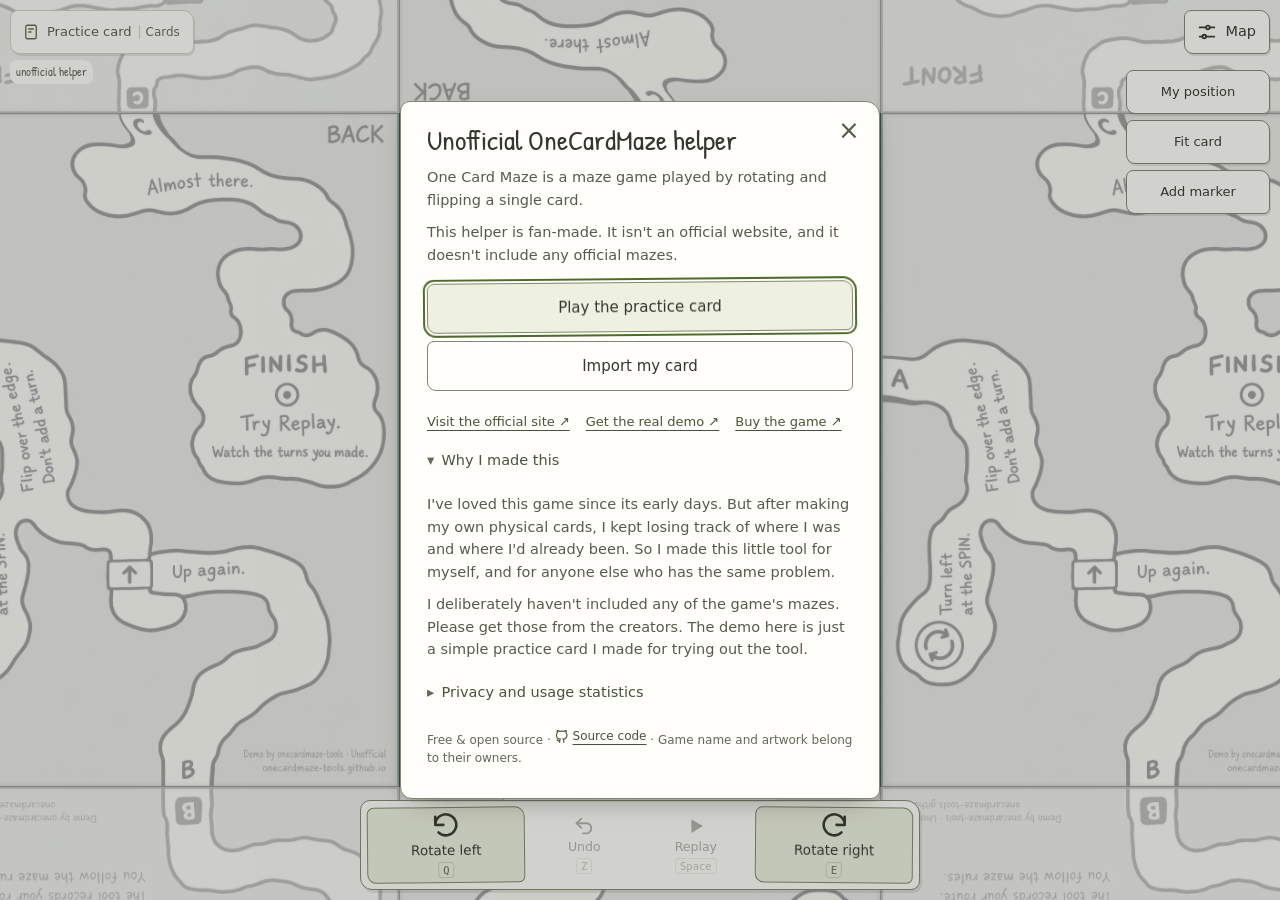
<file: index.html>
<!doctype html>
<html lang="en">
<head>
<meta charset="utf-8" />
<meta name="viewport" content="width=device-width, initial-scale=1, maximum-scale=1, user-scalable=no, viewport-fit=cover" />
<title>One Card Maze Helper · Unofficial</title>
<meta name="app-version" content="2026-10-23-analytics" />
<meta name="description" content="Free, open-source One Card Maze helper. Upload both sides of your maze card, explore connected edges, track your path, and replay your walk in your browser." />
<link rel="canonical" href="https://onecardmaze-tools.github.io/" />
<meta property="og:title" content="One Card Maze Helper · Unofficial" />
<meta property="og:description" content="Explore both sides of your One Card Maze card with path tracking, rotation, undo, and replay. Free and open source." />
<meta property="og:type" content="website" />
<meta property="og:url" content="https://onecardmaze-tools.github.io/" />
<link rel="stylesheet" href="companion.css?v=analytics-1" />
</head>
<body data-mode="walk" data-route="0">
<!-- UI: see DESIGN-SYSTEM.md. One dock whose contents follow uiMode(); never stack bars. -->
<svg width="0" height="0" style="position:absolute" aria-hidden="true" focusable="false">
  <symbol id="i-rotl" viewBox="0 0 24 24"><path d="M3 11a9 9 0 1 1 2.64 6.36M3 4v7h7"/></symbol>
  <symbol id="i-rotr" viewBox="0 0 24 24"><g transform="translate(24 0) scale(-1 1)"><path d="M3 11a9 9 0 1 1 2.64 6.36M3 4v7h7"/></g></symbol>
  <symbol id="i-undo" viewBox="0 0 24 24"><path d="M9 14 4 9l5-5"/><path d="M4 9h10.5a5.5 5.5 0 0 1 0 11H11"/></symbol>
  <symbol id="i-play" viewBox="0 0 24 24"><path d="M7 4.5v15l12.5-7.5z" class="solid"/></symbol>
  <symbol id="i-rev" viewBox="0 0 24 24"><path d="M17 4.5v15L4.5 12z" class="solid"/></symbol>
  <symbol id="i-pause" viewBox="0 0 24 24"><rect x="6" y="4.5" width="4" height="15" rx="1" class="solid"/><rect x="14" y="4.5" width="4" height="15" rx="1" class="solid"/></symbol>
  <symbol id="i-done" viewBox="0 0 24 24"><path d="M5 12.5 10 17.5 19.5 7"/></symbol>
  <symbol id="i-again" viewBox="0 0 24 24"><path d="M20 12a8 8 0 1 1-2.34-5.66"/><path d="M20 4v5h-5"/></symbol>
  <symbol id="i-tools" viewBox="0 0 24 24"><path d="M4 7h7m4 0h5M4 17h3m4 0h9"/><circle cx="13" cy="7" r="2"/><circle cx="9" cy="17" r="2"/></symbol>
  <symbol id="i-info" viewBox="0 0 24 24"><circle cx="12" cy="12" r="9"/><path d="M12 11v5M12 7.5v.5"/></symbol>
  <symbol id="i-card" viewBox="0 0 24 24"><rect x="5" y="3" width="14" height="18" rx="2"/><path d="M9 8h6M9 12h3"/></symbol>
  <symbol id="i-upload" viewBox="0 0 24 24"><path d="M12 15V4m-4 4 4-4 4 4M5 15v4h14v-4"/></symbol>
  <symbol id="i-pin" viewBox="0 0 24 24"><path d="M12 21s7-6.2 7-11.5A7 7 0 0 0 5 9.5C5 14.8 12 21 12 21z"/><circle cx="12" cy="9.5" r="2.5"/></symbol>
  <symbol id="i-file" viewBox="0 0 24 24"><path d="M14 3H7a2 2 0 0 0-2 2v14a2 2 0 0 0 2 2h10a2 2 0 0 0 2-2V8z"/><path d="M14 3v5h5"/></symbol>
  <symbol id="i-list" viewBox="0 0 24 24"><path d="M9 6h11M9 12h11M9 18h11M4.5 6h.01M4.5 12h.01M4.5 18h.01"/></symbol>
  <symbol id="i-fit" viewBox="0 0 24 24"><path d="M4 9V4h5M20 9V4h-5M4 15v5h5M20 15v5h-5"/></symbol>
  <symbol id="i-trail" viewBox="0 0 24 24"><path d="M4 19c4 0 3-7 8-7s4-7 8-7"/></symbol>
  <symbol id="i-trash" viewBox="0 0 24 24"><path d="M4 7h16M9 7V4h6v3M6 7l1 13h10l1-13"/></symbol>
  <symbol id="i-gh" viewBox="0 0 24 24"><path d="M9 19c-4.3 1.4-4.3-2.5-6-3m12 6v-3.87a3.37 3.37 0 0 0-.94-2.61c3.14-.35 6.44-1.54 6.44-7A5.44 5.44 0 0 0 19 4.77 5.07 5.07 0 0 0 18.91 1S17.73.65 15 2.48a13.38 13.38 0 0 0-7 0C5.27.65 4.09 1 4.09 1A5.07 5.07 0 0 0 4 4.77a5.44 5.44 0 0 0-1.5 3.78c0 5.42 3.3 6.61 6.44 7A3.37 3.37 0 0 0 8 18.13V22"/></symbol>
</svg>

<canvas id="stage" aria-label="Maze map"></canvas>
<canvas id="replayLayer" aria-hidden="true"></canvas>

<!-- Corner chips: identity (top-left) and Tools (top-right). Always present, always quiet. -->
<button id="btnHelp" class="identity-link" aria-haspopup="dialog"><svg class="ic" aria-hidden="true"><use href="#i-info"/></svg><span class="chip-long">unofficial OneCardMaze helper</span><span class="chip-short">unofficial helper</span></button>
<button id="btnCards" class="chip corner-left card-chip" aria-haspopup="dialog"><svg class="ic" aria-hidden="true"><use href="#i-card"/></svg><span id="currentCardName">Practice card</span><span class="card-cue">Cards</span></button>
<button id="btnMore" class="chip corner-right tools-chip" aria-expanded="false" aria-controls="moreMenu"><svg class="ic" aria-hidden="true"><use href="#i-tools"/></svg>Map</button>

<div id="hud">
  <div class="map-rail" role="toolbar" aria-label="Map shortcuts"><button id="btnRailLocate">My position</button><button id="btnRailFit">Fit card</button><button id="btnRailMarker">Add marker</button></div>
  <div id="walkHint" class="hint" hidden role="status"><span>Tap the path to walk there</span><button id="btnHintClose" class="hint-close" aria-label="Dismiss hint">×</button></div>

  <!-- mode: walk -->
  <div class="dock dock-walk" id="dockWalk" role="toolbar" aria-label="Walking controls">
    <button id="btnSpinL" class="dbtn rotate" aria-label="Rotate left (Q)"><svg class="ic" aria-hidden="true"><use href="#i-rotl"/></svg><span>Rotate left</span><kbd>Q</kbd></button>
    <button id="btnUndo" class="dbtn" aria-label="Undo last action (Z)"><svg class="ic" aria-hidden="true"><use href="#i-undo"/></svg><span>Undo</span><kbd>Z</kbd></button>
    <button id="btnReplay" class="dbtn" aria-label="Replay route (Space)"><svg class="ic" aria-hidden="true"><use href="#i-play"/></svg><span>Replay</span><kbd>Space</kbd></button>
    <button id="btnSpinR" class="dbtn rotate" aria-label="Rotate right (E)"><svg class="ic" aria-hidden="true"><use href="#i-rotr"/></svg><span>Rotate right</span><kbd>E</kbd></button>
  </div>

  <!-- mode: playing / paused -->
  <div class="dock dock-player" id="player" role="toolbar" aria-label="Replay controls">
    <button id="btnDone" class="dbtn" aria-label="Back to walking at the end of the route (Esc)"><svg class="ic" aria-hidden="true"><use href="#i-done"/></svg><span>Back to walking</span></button>
    <button id="btnBack" class="dbtn" aria-label="Reverse replay (Shift+Space)"><svg class="ic" aria-hidden="true"><use href="#i-rev"/></svg><span>Reverse</span></button>
    <button id="btnFwd" class="dbtn primary" aria-label="Play replay (Space)"><svg class="ic" aria-hidden="true"><use href="#i-play"/></svg><span>Play</span></button>
    <div class="review-actions"><button id="btnPrevStep">Previous step</button><button id="btnNextStep">Next step</button><button id="btnContinue">Continue from here</button></div>
    <div class="timeline">
      <div class="tl-label"><span id="pcount">0%</span><span id="tlEvent"></span></div>
      <div class="timeline-track"><span id="eventTicks" aria-hidden="true"></span><input id="scrub" type="range" min="0" max="100" step="0.01" value="0" aria-label="Recorded route position" /></div>
    </div>
    <button id="btnSpeed" class="dbtn speed" aria-label="Change replay speed"><b id="speedValue">1×</b><span>Speed</span></button>
  </div>

  <!-- mode: place -->
  <div class="dock dock-place" id="markerPlacementTip" role="status">
    <span class="place-swatch" id="placeSwatch" aria-hidden="true">●</span>
    <span class="place-text"><b>Tap the map to place it</b><button id="btnPlaceStyle" class="linkish">Change style</button></span>
    <button id="btnCancelMarker" class="dbtn primary row"><svg class="ic" aria-hidden="true"><use href="#i-done"/></svg><span>Done</span></button>
  </div>
</div>

<!-- Landscape rails reuse the walk buttons via CSS; see DESIGN-SYSTEM.md › Layouts. -->

<div id="confirmCard" class="confirm" role="alertdialog" aria-labelledby="confirmText" hidden>
  <p id="confirmText"></p>
  <div class="confirm-actions"><button id="btnConfirmNo"></button><button id="btnConfirmYes" class="primary"></button></div>
</div>

<div id="actionToast" class="toast toast-action" role="status" hidden><span id="actionToastText"></span><button id="actionToastBtn"></button><i class="toast-timer"></i></div>

<div id="sheetBackdrop" hidden></div>
<section id="moreMenu" class="sheet" hidden aria-label="Map tools">
  <div class="sheet-grab" aria-hidden="true"></div>
  <h2 class="sheet-title">Map tools</h2><button class="sheet-close" id="btnMoreClose" aria-label="Close map tools">×</button>
  <button class="li" id="btnLocate"><svg class="ic" aria-hidden="true"><use href="#i-pin"/></svg>Back to my position</button>
  <button class="li" id="btnQuickMarker"><svg class="ic" aria-hidden="true"><use href="#i-pin"/></svg>Add marker</button>
  <button class="li" id="btnMarkers" aria-expanded="false" aria-controls="markerPanel"><svg class="ic" aria-hidden="true"><use href="#i-pin"/></svg>Edit markers…<span class="r" id="markerCount"></span></button>
  <div class="sec">View</div>
  <div class="li static"><svg class="ic" aria-hidden="true"><use href="#i-fit"/></svg>Zoom<span class="seg" role="group" aria-label="Zoom"><button id="btnZoomOut" aria-label="Zoom out (−)">−</button><button id="btnFit" aria-label="Fit card (F)">Fit</button><button id="btnZoomIn" aria-label="Zoom in (+)">+</button></span></div>
  <button class="li" id="btnTrail" role="switch" aria-checked="true"><svg class="ic" aria-hidden="true"><use href="#i-trail"/></svg>Show trail<span class="switch" aria-hidden="true"></span></button>
  <p class="sheet-foot">Fan-made, unofficial · <button class="linkish" id="btnAboutFromTools">About</button> · <a id="practiceOfficial" href="https://www.onecardmaze.com/downloads" target="_blank" rel="noopener">Get the real demo ↗</a> · <a href="https://github.com/onecardmaze-tools/onecardmaze-tools.github.io" target="_blank" rel="noopener">Source</a></p>
</section>

<section id="markerPanel" class="sheet" hidden aria-label="Markers">
  <div class="sheet-grab" aria-hidden="true"></div>
  <h2 class="sheet-title">Markers</h2><button class="sheet-close" id="btnMarkersClose" aria-label="Close markers">×</button>
  <p class="sheet-lead">Place anything you want to remember. Each marker repeats on every copy of its card face. Markers never move the walker.</p>
  <div class="marker-fields">
    <label for="markerShape">Shape<select id="markerShape"><option value="circle">Circle</option><option value="diamond">Diamond</option><option value="square">Square</option><option value="triangle">Triangle</option><option value="star">Star</option></select></label>
    <label for="markerColor">Colour<input id="markerColor" type="color" value="#ff5b7a" /></label>
  </div>
  <label class="marker-label" for="markerLabel">Label (optional)<input id="markerLabel" type="text" maxlength="24" placeholder="Anything you like" /></label>
  <button id="btnPlaceMarker" class="primary wide">Place marker</button>
  <p id="markerHint" class="sheet-lead">Choose a style, then place it on the map.</p>
  <ul id="markerList" aria-label="Your markers"></ul>
</section>

<section id="sessionPanel" class="sheet" hidden aria-label="Recording">
  <div class="sheet-grab" aria-hidden="true"></div>
  <h2 class="sheet-title">Back up or restore</h2><button class="sheet-close" id="btnSessionClose" aria-label="Close recording">×</button>
  <p class="sheet-lead">One file with both card images, your complete route, spins, markers and current view. Sharing a recording also shares the card images it contains.</p>
  <button id="btnExportSession" class="primary wide">Export backup</button>
  <button id="btnImportSession" class="wide">Restore backup</button>
  <input id="fileSession" type="file" accept=".json,.ocm.json,application/json" hidden />
  <p class="sheet-lead">Import replaces the current session; export first if you want to keep it. Files stay on your device until you choose to share them.</p>
</section>

<div class="overlay hidden" id="loader" role="dialog" aria-modal="true" aria-labelledby="importTitle">
  <div class="panel sheet-like">
    <div class="sheet-grab" aria-hidden="true"></div>
    <button class="sheet-close" id="btnLoaderClose" aria-label="Close import">×</button><h2 class="sheet-title" id="importTitle">Add a card</h2>
    <p id="importLead" class="sheet-lead">Choose both faces to add a card to your saved collection. Images stay in this browser.</p>
    <div id="singleImport">
    <div class="drops">
      <label class="drop" id="dropFront">
        <input id="fileFront" type="file" accept="image/*" hidden />
        <svg class="ic" aria-hidden="true"><use href="#i-upload"/></svg><span class="dtag">Front</span><span class="dmsg">Tap or drop an image</span>
        <img class="thumb" id="thumbFront" alt="" />
      </label>
      <label class="drop" id="dropBack">
        <input id="fileBack" type="file" accept="image/*" hidden />
        <svg class="ic" aria-hidden="true"><use href="#i-upload"/></svg><span class="dtag">Back</span><span class="dmsg">Tap or drop an image</span>
        <img class="thumb" id="thumbBack" alt="" />
      </label>
    </div>
    <label class="card-name" for="cardName">Card name<input id="cardName" type="text" maxlength="80" placeholder="My maze card" /></label>
    <button id="btnStart" class="primary wide" disabled>Save and start</button>
    <button id="btnBatchMode" class="linkish wide">Import multiple cards</button>
    </div>
    <div id="batchImport" hidden>
      <p class="sheet-lead">Pair images by name: <code>01-Forest_front.png</code> and <code>01-Forest_back.png</code>. The shared name becomes the card name.</p>
      <label class="drop batch-drop" id="dropBatch">
        <input id="fileBatch" type="file" accept="image/*" multiple aria-label="Choose card images" />
        <svg class="ic" aria-hidden="true"><use href="#i-upload"/></svg>
        <span id="batchChoose">Choose or drop images</span>
      </label>
      <p id="batchStatus" class="sheet-lead" role="status" aria-live="polite"></p>
      <ul id="batchRows" class="batch-rows" tabindex="0" aria-label="Cards to import"></ul>
      <div class="batch-actions">
      <button id="btnBatchSave" class="primary wide" disabled>Import cards</button>
      <button id="btnSingleMode" class="linkish wide">Import one card instead</button>
      </div>
    </div>
    <div class="textlinks"><button class="linkish" id="btnSavedFromImport">Back to cards</button></div>
  </div>
</div>

<div class="overlay hidden" id="cardLibrary" role="dialog" aria-modal="true" aria-labelledby="libraryTitle">
  <div class="panel sheet-like">
    <div class="sheet-grab" aria-hidden="true"></div>
    <button class="sheet-close" id="btnLibraryClose" aria-label="Close saved cards">×</button>
    <h2 class="sheet-title" id="libraryTitle">Your cards</h2>
    <p class="sheet-lead">Pick up where you left off. Routes, markers and completion stay in this browser.</p>
    <p id="libraryStatus" class="sheet-lead" role="status" aria-live="polite"></p>
    <details id="currentCardActions"><summary class="li" id="currentCardOptionsName">Current card options</summary>
  <div class="sec">Card</div>
  <button class="li" id="btnComplete" role="switch" aria-checked="false" aria-label="Mark card as completed"><svg class="ic" aria-hidden="true"><use href="#i-done"/></svg>Mark as completed<span class="switch" aria-hidden="true"></span></button>
  <p class="progress-note" id="progressStatus" role="status">Progress saves in this browser.</p>
  <button class="li" id="btnSession" aria-expanded="false" aria-controls="sessionPanel">Back up or restore…</button>
  <div class="hr"></div>
  <button class="li danger" id="btnReset"><svg class="ic" aria-hidden="true"><use href="#i-trash"/></svg>Start over<span class="r">keeps markers</span></button>
</details>
    <label class="card-name" for="cardSearch">Search cards<input id="cardSearch" type="search" placeholder="Search by name" autocomplete="off" aria-label="Search cards by name" aria-controls="savedCards" /></label>
    <p id="cardSearchStatus" class="sheet-lead" role="status" aria-live="polite" hidden></p>
    <ul id="savedCards" class="saved-cards" aria-label="Saved cards"></ul>
    <button id="btnLibraryImport" class="primary wide">Add cards</button>
    <button id="btnLibraryPractice" class="linkish wide">Play the practice card</button>
  </div>
</div>

<dialog id="help" aria-labelledby="aboutTitle">
  <div class="intro-note">
    <div class="sheet-grab" aria-hidden="true"></div>
    <button class="sheet-close" id="btnHelpClose" aria-label="Close introduction">×</button>
    <h1 id="aboutTitle">Unofficial OneCardMaze helper</h1>
    <p>One Card Maze is a maze game played by rotating and flipping a single card.</p>
    <p>This helper is fan-made. It isn't an official website, and it doesn't include any official mazes.</p>
    <div class="intro-actions"><button id="btnIntroDemo" class="primary" autofocus>Play the practice card</button><button id="btnIntroImport">Import my card</button></div>
    <nav class="official-links" aria-label="Official game links"><a href="https://www.onecardmaze.com/" target="_blank" rel="noopener">Visit the official site ↗</a><a href="https://www.onecardmaze.com/downloads" target="_blank" rel="noopener">Get the real demo ↗</a><a href="https://www.onecardmaze.com/shop" target="_blank" rel="noopener">Buy the game ↗</a></nav>
    <details id="introStory" open><summary>Why I made this</summary>
      <p>I've loved this game since its early days. But after making my own physical cards, I kept losing track of where I was and where I'd already been. So I made this little tool for myself, and for anyone else who has the same problem.</p>
      <p>I deliberately haven't included any of the game's mazes. Please get those from the creators. The demo here is just a simple practice card I made for trying out the tool.</p>
    </details>
    <details id="analyticsPrivacy"><summary>Privacy and usage statistics</summary>
      <p>Card images, names and routes stay in this browser unless you export and share a recording. We send limited usage statistics to Umami Cloud: visits, play milestones, successful imports, recording exports and completion marks, with event times and the app version.</p>
      <p>Umami receives your IP address and browser information to estimate visitors and location. It does not store the raw IP in analytics records; operational and security logs may contain IP addresses. No analytics cookies, permanent player IDs, precise location, route coordinates or card contents are sent. These estimates cannot verify individual people.</p>
      <p>Cloud statistics are retained for up to six months. Daily aggregate reports may be kept longer. <a class="source-link" href="https://umami.is/privacy" target="_blank" rel="noopener">Umami privacy policy</a></p>
      <button id="btnAnalytics" class="li" role="switch" aria-checked="true" aria-label="Allow usage statistics in this browser">Allow usage statistics<span class="switch" aria-hidden="true"></span></button>
      <p class="fine" id="analyticsStatus" role="status">Turn this off to exclude your own visits on this browser. Clearing site data resets this preference.</p>
    </details>
    <p class="fine">Free &amp; open source · <a href="https://github.com/onecardmaze-tools/onecardmaze-tools.github.io" target="_blank" rel="noopener" class="source-link"><svg class="github-icon" aria-hidden="true"><use href="#i-gh"/></svg>Source code</a> · Game name and artwork belong to their owners.</p>
  </div>
</dialog>

<div class="overlay hidden" id="err">
  <div class="panel">
    <h1>WebGL needed</h1>
    <p class="lead" id="errMsg">This app draws the card with a GPU shader. Your browser or device has WebGL turned off.</p>
  </div>
</div>

<div id="toast" class="toast" role="status" aria-live="polite"></div>
<script src="analytics.js?v=analytics-1"></script>
<script src="card-library.js?v=analytics-1"></script>
<script src="session-codec.js?v=analytics-1"></script>
<script src="replay-core.js?v=analytics-1"></script>
<script src="trace-renderer.js?v=analytics-1"></script>
<script src="gpu-renderer.js?v=analytics-1"></script>
<script>
(function () {
"use strict";

/* ============================================================
   One Card Maze · Infinite Walker  (pure front-end, no build)

   The two card faces tile a repeating 2D checkerboard over the
   plane (front when (i+j) is even, back when odd). Tiles meet
   edge-to-edge — no overlap — with a faint fold line where they
   meet. The card you are standing on is held in the middle of the
   screen with all eight cards around it: the other side across
   each edge, and the same side turned 180 over the four corners
   (a diagonal step crosses two folds). Step over an edge and the
   view animates the next card into the middle.

   WebGL samples the artwork atlas. TraceRenderer retains exact polylines and
   projects them through sheet symmetries into retained GPU geometry. Analytic
   edge coverage preserves antialiasing without a multisampled viewport.
   ReplayCore supplies one shared seam geometry and distance-based timeline.
   ============================================================ */

const CFG = {
  seamFrac:       0.012,  // faint fold line at a shared edge, fraction of the shorter side
  seamDark:       0.18,   // how dark that fold line gets (0..1)
  revealFrac:     0.32,   // how far away a face starts to brighten up
  edgeFadeFrac:   0.045,   // soft outer edge of a card against the dark, fraction of the shorter side
  nbDimMin:       0.38,   // quiet orthogonal neighbours
  cornerDim:      0.24,   // second-fold copies are a further level back
  nearBright:     0.78,   // approaching a shared edge reveals the destination
  cornerNear:     0.54,
  lightLerp:      6,
  fitArmFrac:     0.30,   // how much of a neighbour the default Fit shows beyond the card
  anchorMarginFrac:0.05,  // how far inside the next card before the view re-centres on it
  cardFade:       8,      // how fast a card fades in/out of the set of cards on screen
  speedFrac:      0.55,   // walker speed, card-heights per second
  camLerp:        4,      // how fast the view follows its camera target
  rotLerp:        14,     // how fast the card settles after a 90° spin
  // Straight motion retains only its endpoints; render samples are not stored.
  trailWidthFrac: 0.008,  // reference width; final strokes are clamped in CSS pixels
  spinArrive:     0.35,
  spinDuration:   0.70,
  spinSettle:     0.35,
  flipArrive:     0.26,
  flipDuration:   1.35,
  flipSettle:     0.35,
  replayWalkFrac: 1.2,   // base card heights/second; independent of sampling density
  replaySpeeds:   [0.05, 0.1, 0.2, 0.4, 0.8],  // actual rates; displayed relative to the default
  replaySpeed:    0.2,    // ...and the one it starts on (slow enough to follow the route)
};

/* Trail colours keyed to the card's orientation when the trace was laid, and the
   world direction the card's "up" pointed to at that orientation. */
const TRAIL_COLORS = ["#ffcc4d", "#5aa9ff", "#ff6b6b", "#b06bff"];   // up, right, down, left

const BG = [0.975, 0.976, 0.957]; // Pale paper; updated only when artwork changes.
const ORI_ARROWS = ["↑", "→", "↓", "←"];

const S = {
  W: 0, H: 0, ready: false,
  zoom: 1, minZoom: .02, maxZoom: 40,
  cam: { x: 0, y: 0 }, camGoal: { x: 0, y: 0 }, follow: true,
  rot: 0, rotTarget: 0, manualPivot: null,
  started: false,
  walker: { x: 0, y: 0, tx: null, ty: null },
  trail: [], trailOn: true, travelled: 0,
  spins: [],                       // { i, q } -- a turn at a compact route vertex
  rotQ0: 0,                        // the card's orientation when the recorded walk began
  cursor: 0,                       // interpolated position along the compact route vertices
  markers: [], placingMarker: false, selectedMarker: null, nextMarkerId: 1,
  recordBreak: true, commands: [], cardTitle: "Practice card",
  review: false, reviewDir: 1, reviewDone: false, reviewEvent: null,
  replayModel: null, replayVersion: 0, traceVersion: 0, modelVersion: -1, eventDone: new Set(),
  phase: null, // event arrival -> action -> settle, kept separate from the recorded route
  play: 0,                         // 0 idle, +1 replaying forwards, -1 backwards
  replaySpeed: CFG.replaySpeed,    // multiplier on the replay rate; see CFG.replaySpeeds
  undoHeld: false, scrubDrag: false, undoRewind: false, confirm: null,
  anchor: { i: 0, j: 0 },          // the card the view is centred on
  cards: new Map(),                // tile key -> { i, j, amt, target }: cards on screen
  cardFading: false, lightChanging: false,
  keys: Object.create(null),
};
const view = { w: 0, h: 0 };
let dpr = Math.min(window.devicePixelRatio || 1, 2);

const TAU = Math.PI * 2;
const clamp = (v, a, b) => v < a ? a : v > b ? b : v;
const smoothstep = (a, b, x) => { const t = clamp((x - a) / (b - a), 0, 1); return t * t * (3 - 2 * t); };
const faceIdx = (i, j) => (((i + j) % 2) + 2) % 2;
const $ = (id) => document.getElementById(id);

/* ============================================================
   GL SETUP — raw WebGL, no libraries
   ============================================================ */
const c = $("stage");
// On dual-GPU desktops, the default preference can select the integrated GPU
// even for a full-resolution external display. Keep both rendering paths on
// the same preference; small touch devices retain the low-power request.
const glOpts = { alpha: false, antialias: false, depth: false, stencil: false,
                 premultipliedAlpha: false, preserveDrawingBuffer: false,
                 powerPreference: window.matchMedia('(pointer:coarse)').matches && window.innerWidth<900 ? "low-power" : "high-performance" };
let gl = null, isGL2 = false, contextLost = false;
try {
  gl = c.getContext("webgl2", {...glOpts,depth:true,stencil:true});
  if (gl) isGL2 = true; else gl = c.getContext("webgl", glOpts);
} catch (e) { gl = null; }
if (!gl) { $("err").classList.remove("hidden"); return; }

// Background shading is independent of the number of cards. Card lookup and
// the inverse camera transform no longer run for every device pixel.
const BGVS = `
attribute vec2 aPos;
varying OCM_PRECISION vec2 vUv;
void main() {
  vUv = vec2(aPos.x * 0.5 + 0.5, 0.5 - aPos.y * 0.5);
  gl_Position = vec4(aPos, 0.0, 1.0);
}`;
const BGFS = `
precision OCM_PRECISION float;
varying OCM_PRECISION vec2 vUv;
uniform vec2 uView;
uniform vec3 uBg;
void main() {
  gl_FragColor = vec4(uBg, 1.0);
}`;
const VS = `
attribute vec2 aPos;
varying OCM_PRECISION vec2 vLocal;
varying OCM_PRECISION vec2 vArt;
uniform vec2 uView;
uniform vec2 uCam;
uniform OCM_PRECISION float uZoom;
uniform vec2 uRotation; // cos, sin; once per frame on the CPU
uniform OCM_PRECISION vec2 uCard;
uniform vec2 uCIdx;
void main() {
  vLocal = aPos * 0.5 + 0.5;
  float p = mod(uCIdx.x + uCIdx.y, 2.0);
  float flip = mod(uCIdx.y, 2.0);
  vec2 art = mix(vLocal, 1.0-vLocal, flip);
  vArt = vec2(art.x, (art.y+p)*0.5);
  vec2 d = ((uCIdx+vLocal)*uCard-uCam)*uZoom;
  vec2 screen = vec2(uRotation.x*d.x-uRotation.y*d.y,
                     uRotation.y*d.x+uRotation.x*d.y);
  gl_Position = vec4(screen.x*2.0/uView.x, -screen.y*2.0/uView.y, 0.0, 1.0);
}`;
const FS = `
precision OCM_PRECISION float;
varying OCM_PRECISION vec2 vLocal;
varying OCM_PRECISION vec2 vArt;
uniform vec4 uEdgePxScale;
uniform vec4 uCOutScale;
uniform vec4 uCOutBias;
uniform vec4 uCSeamScale;
uniform vec4 uCSeamBias;
uniform vec4 uBorderEnabled;
uniform vec2 uColorMix;
uniform vec3 uBg;
uniform float uCAmt;
uniform float uSeamDark;
uniform sampler2D uArt;
// Ramps are normalized on the CPU once per card. Disabled edges use a unit
// bias, so the hot fragment path has neither uniform divisions nor branches.
float edgeMask(vec4 edge, vec4 scale, vec4 bias) {
  vec4 ramp = clamp(edge * scale + bias, 0.0, 1.0);
  return ramp.x * ramp.y * ramp.z * ramp.w;
}

void main() {
  vec4 edge = vec4(vLocal.x, 1.0-vLocal.x, vLocal.y, 1.0-vLocal.y);
  vec3 art = texture2D(uArt, vArt).rgb;
  art *= mix(1.0-uSeamDark, 1.0, edgeMask(edge, uCSeamScale, uCSeamBias));
  vec4 edgePx = edge * uEdgePxScale;
  vec4 borders = (1.0-smoothstep(vec4(1.1), vec4(1.8), edgePx)) * uBorderEnabled;
  float border = max(max(borders.x, borders.y), max(borders.z, borders.w));
  art = mix(art, vec3(.012,.018,.026), border*.96);
  vec3 col = art * uColorMix.x + uBg * uColorMix.y;
  gl_FragColor = vec4(col, edgeMask(edge, uCOutScale, uCOutBias)*uCAmt);
}`;
const UNIFORMS = ["uView","uCam","uZoom","uRotation","uCard",
  "uCIdx","uCOutScale","uCOutBias","uCSeamScale","uCSeamBias",
  "uBorderEnabled","uColorMix","uBg","uEdgePxScale","uCAmt","uSeamDark","uArt"];
let prog = null, bgProg = null, quadBuf = null, cardFloatPrecision = 0;
const U = {}, BU = {};
const NCARD = 18;
const cardIdx = new Float32Array(NCARD * 2);
const cardOut = new Float32Array(NCARD * 4);
const cardSeam = new Float32Array(NCARD * 4);
const cardBright = new Float32Array(NCARD);
const cardAmt = new Float32Array(NCARD);
// Two tiny programs share one immutable quad. No per-pixel card search, camera
// inversion, or card-count-dependent loop is left in the fragment shader.
function buildProgram() {
  const precision = gl.getShaderPrecisionFormat(gl.FRAGMENT_SHADER, gl.HIGH_FLOAT);
  cardFloatPrecision = precision ? precision.precision : 0;
  const prefix = "#define OCM_PRECISION " + (precision && precision.precision ? "highp" : "mediump") + "\n";
  const link = (vs, fs) => {
    const shaders = [], program = gl.createProgram();
    if (!program) throw new Error("Could not allocate a card program");
    try {
      for (const [type, source] of [[gl.VERTEX_SHADER, vs], [gl.FRAGMENT_SHADER, fs]]) {
        const shader = gl.createShader(type);
        if (!shader) throw new Error("Could not allocate a card shader");
        shaders.push(shader);
        gl.shaderSource(shader, prefix + source);
        gl.compileShader(shader);
        if (!gl.getShaderParameter(shader, gl.COMPILE_STATUS))
          throw new Error(gl.getShaderInfoLog(shader));
        gl.attachShader(program, shader);
      }
      gl.bindAttribLocation(program, 0, "aPos");
      gl.linkProgram(program);
      if (!gl.getProgramParameter(program, gl.LINK_STATUS))
        throw new Error(gl.getProgramInfoLog(program));
      return program;
    } catch (error) {
      gl.deleteProgram(program);
      throw error;
    } finally {
      for (const shader of shaders) gl.deleteShader(shader);
    }
  };
  let nextProgram = null, nextBackground = null, nextQuad = null;
  try {
    nextProgram = link(VS, FS);
    nextBackground = link(BGVS, BGFS);
    nextQuad = gl.createBuffer();
    if (!nextQuad) throw new Error("Could not allocate the card geometry");
    gl.bindBuffer(gl.ARRAY_BUFFER, nextQuad);
    gl.bufferData(gl.ARRAY_BUFFER,
      new Float32Array([-1,-1, 1,-1, -1,1, -1,1, 1,-1, 1,1]), gl.STATIC_DRAW);
  } catch (error) {
    if (nextProgram) gl.deleteProgram(nextProgram);
    if (nextBackground) gl.deleteProgram(nextBackground);
    if (nextQuad) gl.deleteBuffer(nextQuad);
    throw error;
  }
  // Install only a complete resource set; rebuilding never leaks old programs.
  if (prog) gl.deleteProgram(prog);
  if (bgProg) gl.deleteProgram(bgProg);
  if (quadBuf) gl.deleteBuffer(quadBuf);
  prog = nextProgram; bgProg = nextBackground; quadBuf = nextQuad;
  for (const name of UNIFORMS) U[name] = gl.getUniformLocation(prog, name);
  for (const name of ["uView", "uBg"]) BU[name] = gl.getUniformLocation(bgProg, name);
}
try { buildProgram(); } catch (e) {
  $("errMsg").textContent = "The card shader failed to build: " + e;
  $("err").classList.remove("hidden"); return;
}

/* ---- Artwork atlas; trace geometry stays vector all the way to the screen. ---- */
let artTex = null, artVersion=0, lastArtKey="";
const artCv = document.createElement("canvas"), artCtx = artCv.getContext("2d");
function pixelStore() {
  gl.pixelStorei(gl.UNPACK_FLIP_Y_WEBGL, false);
  gl.pixelStorei(gl.UNPACK_PREMULTIPLY_ALPHA_WEBGL, false);
}
function uploadArt() {
  artVersion++;lastArtKey="";
  // Keep the CPU atlas current during context loss; restoration uploads it.
  if (contextLost) return;
  if (artTex) gl.deleteTexture(artTex);
  artTex = gl.createTexture();
  gl.bindTexture(gl.TEXTURE_2D, artTex);
  pixelStore();
  gl.texImage2D(gl.TEXTURE_2D, 0, gl.RGBA, gl.RGBA, gl.UNSIGNED_BYTE, artCv);
  gl.texParameteri(gl.TEXTURE_2D, gl.TEXTURE_WRAP_S, gl.CLAMP_TO_EDGE);
  gl.texParameteri(gl.TEXTURE_2D, gl.TEXTURE_WRAP_T, gl.CLAMP_TO_EDGE);
  gl.texParameteri(gl.TEXTURE_2D, gl.TEXTURE_MAG_FILTER, gl.LINEAR);
  if (isGL2) {
    gl.generateMipmap(gl.TEXTURE_2D);
    gl.texParameteri(gl.TEXTURE_2D, gl.TEXTURE_MIN_FILTER, gl.LINEAR_MIPMAP_LINEAR);
  } else {
    gl.texParameteri(gl.TEXTURE_2D, gl.TEXTURE_MIN_FILTER, gl.LINEAR);
  }
}
/* ============================================================
   CARD LOADING
   ============================================================ */
function loadImage(src) {
  return new Promise((res, rej) => {
    const im = new Image();
    im.decoding = "async";
    if (/^https?:/.test(src)) im.crossOrigin = "anonymous";
    im.onload = () => res(im);
    im.onerror = () => rej(new Error("Could not load image"));
    im.src = src;
  });
}

// Sample a tiny copy once per card change. Ignore neutral pixels and use a
// weighted circular hue so opposing colors fall back to neutral paper.
function updateBackground(front, back) {
  let hue=45, saturation=0;
  try {
    const sample=document.createElement('canvas'); sample.width=32;sample.height=64;
    const g=sample.getContext('2d');g.drawImage(front,0,0,32,32);g.drawImage(back,0,32,32,32);
    const data=g.getImageData(0,0,32,64).data;let x=0,y=0,weight=0;
    for(let i=0;i<data.length;i+=4){
      const r=data[i]/255,v=data[i+1]/255,b=data[i+2]/255;
      const max=Math.max(r,v,b),delta=max-Math.min(r,v,b);
      if(delta<.12||max<.18||data[i+3]<128)continue;
      const h=(max===r?((v-b)/delta)%6:max===v?(b-r)/delta+2:(r-v)/delta+4)*Math.PI/3;
      x+=Math.cos(h)*delta;y+=Math.sin(h)*delta;weight+=delta;
    }
    if(weight&&Math.hypot(x,y)/weight>.12){hue=(Math.atan2(y,x)*180/Math.PI+360)%360;saturation=.23;}
  } catch {} // Neutral paper also works for unreadable / tainted artwork.
  const light=.97, a=saturation*Math.min(light,1-light);
  for(let i=0;i<3;i++){
    const n=[0,8,4][i],k=(n+hue/30)%12;
    BG[i]=light-a*Math.max(-1,Math.min(k-3,9-k,1));
  }
  document.documentElement?.style.setProperty('--bg','rgb('+BG.map(v=>Math.round(v*255)).join(',')+')');
}

function applyImages(front, back) {
  flushProgress(); S.progressId = null; S.completed = false;
  S.W = front.naturalWidth || front.width;
  S.H = front.naturalHeight || front.height;
  // art atlas: front on top, back below (back scaled to match if it differs)
  artCv.width = S.W; artCv.height = S.H * 2;
  artCtx.setTransform(1, 0, 0, 1, 0, 0);
  artCtx.globalCompositeOperation = "source-over";
  artCtx.clearRect(0, 0, artCv.width, artCv.height);
  artCtx.drawImage(front, 0, 0, S.W, S.H);
  artCtx.drawImage(back, 0, S.H, S.W, S.H);

  updateBackground(front, back);
  uploadArt();

  S.ready = true; S.demo = false;
  c.setAttribute("aria-label", "Maze map");
  S.persistMarkers = false; S.savedCardId = null;
  S.markers = []; S.nextMarkerId = 1; S.selectedMarker = null; setMarkerMode(false); syncMarkers();
  S.cam = { x: S.W / 2, y: S.H / 2 };
  S.walker = { x: S.W / 2, y: S.H / 2, tx: null, ty: null };
  S.started = false; S.follow = true; S.walkFollowPending=false;
  setAnchor(0, 0);
  clearWalk();
  fitView();
  invalidate();
  $("btnStart").disabled = false;
  updateHUD();
}

/* Space the chrome reserves around the map, in CSS px. These numbers MUST match
   the --inset-* tokens in companion.css; see DESIGN-SYSTEM.md › Layout budgets.
   Portrait phones: corner chips on top, one dock at the bottom. Short landscape:
   rotate rails on the left and right, nothing across the bottom while walking. */
function uiInsets() {
  const landscape = view.h <= 500 && view.w > view.h;
  const reviewing=S.review && !S.placingMarker;
  if(landscape) return {top:52,bottom:S.placingMarker?96:reviewing?148:12,left:104,right:104};
  return {top:60,bottom:reviewing?(view.w<=700?220:164):96,left:12,right:view.w>=1000?164:12};
}
function fitView() {
  if (!S.ready) return;
  S.manualPivot=null; S.walkFollowPending=false;
  S.cam=cardCenter();
  // fit the card plus a slice of each neighbour, so the other side is visible
  // above, below, left and right at the default zoom
  // Teaching text needs a readable first view on phones; neighboring slices
  // still show the repeated sheet. Uploaded cards retain the established fit.
  const grow = S.demo ? 1.05 : 1 + CFG.fitArmFrac * 2;
  // The camera centres the card on screen, so reserve the larger inset on both sides.
  const ins = uiInsets();
  const availW = Math.max(160, view.w - 2 * Math.max(ins.left, ins.right));
  const availH = Math.max(180, view.h - 2 * Math.max(ins.top, ins.bottom));
  const fit = Math.min(availW / (S.W * grow), availH / (S.H * grow));
  S.zoom = clamp(fit, .02, 40);
  S.minZoom = S.zoom * 0.45; S.maxZoom = S.zoom * 14;
  invalidate();
}
function clampZoom() { S.zoom = clamp(S.zoom, S.minZoom, S.maxZoom); }

// Card images and per-card markers are stored by card-library.js.
/* ============================================================
   CAMERA / TRANSFORMS
   ============================================================ */
function w2s(x, y) {
  const dx = (x - S.cam.x) * S.zoom, dy = (y - S.cam.y) * S.zoom;
  const cr = Math.cos(S.rot), sr = Math.sin(S.rot);
  return { x: dx * cr - dy * sr + view.w / 2, y: dx * sr + dy * cr + view.h / 2 };
}
function s2w(px, py) {
  const dx = px - view.w / 2, dy = py - view.h / 2;
  const cr = Math.cos(S.rot), sr = Math.sin(S.rot);
  return { x: (cr * dx + sr * dy) / S.zoom + S.cam.x, y: (-sr * dx + cr * dy) / S.zoom + S.cam.y };
}
function zoomAt(px, py, factor) {
  if (!S.ready) return;
  S.manualPivot=null;
  // A zoom gesture owns its focal point, including while following.
  S.follow=false; S.walkFollowPending=false;
  const before = s2w(px, py);
  S.zoom = clamp(S.zoom * factor, S.minZoom, S.maxZoom);
  const after = s2w(px, py);
  S.cam.x += before.x - after.x; S.cam.y += before.y - after.y;
  invalidate();
}

/* Walking preserves the user's composition. The inner 60% of the usable
   viewport is a quiet zone; only walking beyond it moves the camera. Review
   retains its card-centred presentation and event-owned camera transitions. */
function walkFrame() {
  const ins=uiInsets(), width=Math.max(1,view.w-ins.left-ins.right), height=Math.max(1,view.h-ins.top-ins.bottom);
  return {left:ins.left+width*.2,right:view.w-ins.right-width*.2,
    top:ins.top+height*.2,bottom:view.h-ins.bottom-height*.2};
}
function camTarget() {
  if (!S.started || S.review) return cardCenter();
  const pos=w2s(S.walker.x,S.walker.y), box=walkFrame();
  const inside=pos.x>=box.left && pos.x<=box.right && pos.y>=box.top && pos.y<=box.bottom;
  // After browsing, let the walker enter the composition before following it.
  if(S.walkFollowPending && inside) {S.walkFollowPending=false;S.follow=true;}
  if(!S.follow || S.walkFollowPending || S.walker.tx==null) return {...S.cam};
  const dx=(pos.x-clamp(pos.x,box.left,box.right))/S.zoom;
  const dy=(pos.y-clamp(pos.y,box.top,box.bottom))/S.zoom;
  const cr=Math.cos(S.rot),sr=Math.sin(S.rot);
  return {x:S.cam.x+cr*dx+sr*dy,y:S.cam.y-sr*dx+cr*dy};
}

/* Three levels of emphasis: current card, adjacent possibilities, and diagonal
   copies. Only a nearby connection brightens, and it never equals the current card. */
function cardLight(i,j) {
  const di=i-S.anchor.i,dj=j-S.anchor.j;
  if(!di && !dj)return 1;
  const corner=!!(di && dj) || Math.abs(di)+Math.abs(dj)>1;
  const base=corner?CFG.cornerDim:CFG.nbDimMin;
  if(!S.started)return base;
  const x=S.walker.x,y=S.walker.y;
  const dx=Math.max(i*S.W-x,0,x-(i+1)*S.W);
  const dy=Math.max(j*S.H-y,0,y-(j+1)*S.H);
  const near=1-smoothstep(0,Math.min(S.W,S.H)*CFG.revealFrac,Math.hypot(dx,dy));
  return base+((corner?CFG.cornerNear:CFG.nearBright)-base)*near;
}
function cardCenter() { return {x:(S.anchor.i+.5)*S.W,y:(S.anchor.j+.5)*S.H}; }
function smoother(t) { t=clamp(t,0,1);return t*t*t*(t*(t*6-15)+10); }
function lockCardPivot(p) {
  const dx=(p.screen.x-view.w/2)/S.zoom,dy=(p.screen.y-view.h/2)/S.zoom;
  const cr=Math.cos(S.rot),sr=Math.sin(S.rot);
  S.cam.x=p.world.x-(cr*dx+sr*dy);
  S.cam.y=p.world.y-(-sr*dx+cr*dy);
}

/* Hand the middle of the screen to a card, dropping the set that was there. */
function setAnchor(i, j) {
  S.anchor = { i: i, j: j };
  S.cards.clear();
}

/* ============================================================
   THE WALK AS A TIMELINE — undo, replay, scrub

   Points and spins are immutable during review. Flip events are derived from
   exact grid intersections; spins are recorded at the current route position.
   The state machine pauses at each event and keeps presentation state separate
   from the recording. Only explicit walking/spinning from a preview branches it.
   ============================================================ */
/* ============================================================
   EVENT REVIEW — presentation never edits the recorded points.
   ============================================================ */
const foregroundOptions = {
  invalidate,
  powerPreference:glOpts.powerPreference,
  onError(error) {
    $("errMsg").textContent = "The overlay renderer could not recover: " + error;
    $("err").classList.remove("hidden");
  }
};
let foreground, sharedContext=false;
if(isGL2) {
  try {
    foreground=GPURenderer.create(c,{...foregroundOptions,gl,preserveColor:true});
    sharedContext=true;
    // One opaque presentation surface; the fallback canvas has no GL context.
    $("replayLayer").style.display="none";
  } catch(error) {
    foreground=GPURenderer.create($("replayLayer"),foregroundOptions);
  }
} else foreground=GPURenderer.create($("replayLayer"),foregroundOptions);

const replayCanvas = foreground.canvas, replayCtx = foreground.context;
const Path2D = foreground.Path;
// Kept for old recording/benchmark readers; no giant world-space bitmap exists.
function traceLayout() { return null; }
const reducedMotion = window.matchMedia("(prefers-reduced-motion: reduce)").matches;
let progressCache = null, menuVersion = -1, hudPending = true;
function invalidateReplay(routeChanged=true) { S.replayVersion++;if(routeChanged)S.traceVersion++;progressCache = null; }
function resetProgress() { progressCache = null; }
function replayModel() {
  if (S.modelVersion !== S.replayVersion) {
    S.replayModel = ReplayCore.build(S.trail, S.spins, S.W, S.H, S.rotQ0);
    S.modelVersion = S.replayVersion;
  }
  return S.replayModel;
}
function cancelPhase() {
  if (S.phase) { alignRotation(orientationAt(S.cursor)); S.phase = null; }
}
function exitReview() {
  cancelPhase(); S.play = 0; S.review = false; S.reviewDone = false; S.reviewEvent = null;
  S.undoRewind = false;
  resetProgress(); invalidate();
}
function eventName(e, dir) {
  if (e.type === "spin") {
    const turns = e.delta * dir;
    return "Spin " + Math.abs(turns * 90) + "° " + (turns < 0 ? "counterclockwise" : "clockwise");
  }
  return e.fromFace === e.toFace ? "Double fold · same face" : "Flip · " +
    ((dir > 0 ? e.fromFace : e.toFace) ? "back → front" : "front → back");
}
function syncReviewHUD() {
  if (S.trail.length > 1 && menuVersion !== S.replayVersion) {
    const model=replayModel(),ticks=$("eventTicks");
    ticks.replaceChildren();
    const total=model.distances[model.distances.length-1]||1;
    for(const e of model.events) {
      const tick=document.createElement('i');tick.className=e.type;
      tick.style.left=(ReplayCore.distanceAt(model,e.at)/total*100)+'%';ticks.appendChild(tick);
    }
    menuVersion = S.replayVersion;
  }
  backBtn.classList.toggle("primary",S.play<0);
  fwdBtn.classList.toggle("primary",S.play>=0);
  backBtn.setAttribute("aria-pressed", String(S.play < 0));
  fwdBtn.setAttribute("aria-pressed", String(S.play > 0));
  setButton(backBtn, S.play < 0 ? "pause" : "rev", S.play < 0 ? "Pause" : "Reverse",
    S.play < 0 ? "Pause reverse replay (Shift+Space)" : "Reverse replay (Shift+Space)");
  setButton(fwdBtn, S.play > 0 ? "pause" : "play", S.play > 0 ? "Pause" : "Play",
    S.play > 0 ? "Pause replay (Space)" : "Play replay (Space)");
  const ev = S.reviewEvent && $("tlEvent");
  if ($("tlEvent")) $("tlEvent").textContent = ev ? "· " + eventName(S.reviewEvent, S.reviewDir || 1) :
    (S.play < 0 ? "of route · reverse" : "of route");
  syncMode();                 // last: buttons above must already show their state
}
/* Icon + label buttons keep their markup; only the symbol and words change. */
function setButton(btn, icon, label, aria) {
  const use = btn.querySelector && btn.querySelector("use"), span = btn.querySelector && btn.querySelector("span");
  if (use && use.setAttribute) use.setAttribute("href", "#i-" + icon);
  if (span && span.textContent !== label) span.textContent = label;
  if (aria) btn.setAttribute("aria-label", aria);
}

/* ============================================================
   UI MODE — the single source of truth for which controls exist.
   CSS shows controls by body[data-mode]; see DESIGN-SYSTEM.md › Modes.
   walk     : walking, or rewinding with Undo (Undo is a walking tool)
   playing  : a replay is running
   paused   : reviewing a recorded position (scrub, event jump, paused replay)
   complete : a replay reached the end it was heading for
   place    : the next map tap places a marker
   ============================================================ */
function uiMode() {
  if (S.placingMarker) return "place";
  if (!S.review || S.undoRewind || S.trail.length < 2) return "walk";
  if (S.play) return "playing";
  return S.reviewDone ? "complete" : "paused";
}
const modePrimary = { walk: "btnReplay", playing: null, paused: "btnFwd", complete: "btnFwd", place: "btnCancelMarker" };
let lastMode = "";
function syncMode() {
  const m = uiMode(), b = document.body, route = S.trail.length > 1;
  const focused = document.activeElement;     // read before hiding anything
  if (b.getAttribute ? b.getAttribute("data-mode") !== m : true) b.setAttribute("data-mode", m);
  b.setAttribute("data-route", route ? "1" : "0");
  S.uiMode = m;
  syncWalkHint();
  if (m === lastMode) return;
  const prev = lastMode; lastMode = m;
  // A branch question belongs to review; leaving review (walk, play, place) withdraws it.
  if (S.confirm && S.confirm.kind !== "card" && (m === "walk" || m === "playing" || m === "place")) hideConfirm();
  if (m === "complete" && prev === "playing")
    toast(S.reviewDir < 0 ? "Reverse replay complete · at the start" : "Replay complete · at the end");
  rescueFocus(m, focused);
}
/* If the focused control just disappeared, hand focus to the new mode's
   primary control so keyboard users never fall back to <body>. */
function rescueFocus(m, a) {
  if (!a || !a.getClientRects || a === document.body || a.id === "stage") return;
  if (a.isConnected && a.getClientRects().length && document.activeElement === a) return;
  let id = modePrimary[m];
  if (m === "playing") id = S.play < 0 ? "btnBack" : "btnFwd";
  if (m === "walk" && S.trail.length < 2) id = "btnSpinR";
  const el = id && $(id);
  if (el && el.focus) el.focus({ preventScroll: true });
}
/* One-time teaching chip; it retires itself after the first real walk. */
function hintSeen() { try { return localStorage.getItem("ocm.hint.walk") === "1"; } catch { return false; } }
function syncWalkHint() {
  const el = $("walkHint"); if (!el) return;
  const route = S.trail.length > 1;
  if (route && !hintSeen()) { try { localStorage.setItem("ocm.hint.walk", "1"); } catch {} }
  const message = S.started ? "Tap each bend to walk the path" : "Tap the map to choose your start";
  if(el.querySelector("span").textContent!==message) el.querySelector("span").textContent=message;
  const show = S.ready && !route && !S.placingMarker && !hintSeen() && !S.hintClosed;
  if (el.hidden !== !show) el.hidden = !show;
}

/* ---- confirm card: the only modal question the map asks ---------------- */
function askConfirm(kind, text, noLabel, yesLabel, onYes) {
  S.confirm = { kind, onYes };
  $("confirmText").textContent = text;
  $("btnConfirmNo").textContent = noLabel;
  $("btnConfirmYes").textContent = yesLabel;
  $("confirmCard").hidden = false;
  if ($("btnConfirmNo").focus) $("btnConfirmNo").focus({ preventScroll: true });
}
function hideConfirm() {
  if (!S.confirm) return;
  S.confirm = null; $("confirmCard").hidden = true;
}
function confirmYes() { const c = S.confirm; hideConfirm(); if (c && c.onYes) c.onYes(); syncTimeline(); invalidate(); }
function confirmNo() { hideConfirm(); syncTimeline(); }
/* Reviewing never edits. Acting from the middle of a recording asks first. */
function guardBranch(action) {
  const end = S.trail.length - 1;
  if (S.play) { S.play = 0; syncTimeline(); }
  if (!S.review || S.undoRewind || S.cursor >= end - 1e-6) { exitReview(); action(); return; }
  askConfirm("branch", "Walk from here? This replaces the later part of your route.",
    "Keep route", "Walk from here", () => { commitWalk(); action(); });
}
/* Done leaves review at the end of the route. It never edits the trail. */
function finishReview() {
  hideConfirm(); S.play = 0; cancelPhase();
  const end = S.trail.length - 1;
  if (S.review && end > 0 && S.cursor < end - 1e-6) setCursor(end);
  exitReview(); S.follow = true; S.walkFollowPending=false; S.manualPivot = null;
  syncTimeline();
}
/* A heavier choice (card switch, import) that would clear the route. */
function guardRoute(yesLabel, action) {
  if (S.progressId && flushProgress()) { action(); return; }
  if (S.trail.length < 2) { action(); return; }
  askConfirm("card", "Your current route will be cleared. Export a recording first to keep it.",
    "Keep route", yesLabel, action);
}

function seekEvent(id) {
  const e = replayModel().events[id]; if (!e) return;
  S.play = 0; setCursor(e.at); S.reviewEvent = e;
  syncTimeline();
}
function jumpEvent(dir) {
  const events = replayModel().events;
  const e = dir > 0 ? events.find(e => e.at > S.cursor + 1e-5) :
    events.slice().reverse().find(e => e.at < S.cursor - 1e-5);
  if (e) seekEvent(e.id);
}
function startEvent(event) {
  const dir = S.play;
  S.eventDone.add(event.id); S.cursor = event.at; S.reviewEvent = event;
  placeWalker(S.cursor);
  let fromTile, toTile;
  if (event.type === "flip") {
    fromTile = dir > 0 ? event.from : event.to; toTile = dir > 0 ? event.to : event.from;
  }
  const targetQ = event.type === "spin" ? (dir > 0 ? event.toQ : event.fromQ) : rotIndex();
  const delta = event.type === "spin" ? event.delta * dir * Math.PI / 2 : 0;
  if (event.type === "spin") {
    // Restore the incoming orientation exactly; event playback owns this rotation.
    alignRotation(dir > 0 ? event.fromQ : event.toQ); S.rot = S.rotTarget;
  }
  const center=cardCenter();
  S.phase = { event, elapsed: 0, fromRot: S.rot, toRot: S.rot + delta,
    targetQ, pivot: {world:center,screen:w2s(center.x,center.y)}, fromTile, toTile,
    fromCam: { x: S.cam.x, y: S.cam.y },
    toCam: toTile?{x:(toTile.i+.5)*S.W,y:(toTile.j+.5)*S.H}:null };

}
function lockCamera() {
  const p=S.phase;
  if(p && p.event.type==="spin") { lockCardPivot(p.pivot);return true; }
  if(p && p.event.type==="flip") {
    // One complete camera move, with zero velocity at both ends. It stays frozen
    // when playback is paused and finishes before the next walking segment.
    const f=smoother((p.elapsed-CFG.flipArrive)/CFG.flipDuration);
    S.cam.x=p.fromCam.x+(p.toCam.x-p.fromCam.x)*f;
    S.cam.y=p.fromCam.y+(p.toCam.y-p.fromCam.y)*f;
    return true;
  }
  if(S.manualPivot) {
    lockCardPivot(S.manualPivot);
    if(Math.abs(S.rotTarget-S.rot)<1e-4) {S.manualPivot=null;S.follow=false;}
    return true;
  }
  return false;
}
function advanceReplay(dt) {
  const model = replayModel(), end = S.trail.length - 1, dir = S.play;
  if (S.phase) {
    const p = S.phase, spin = p.event.type === "spin";
    const pre = spin ? CFG.spinArrive : CFG.flipArrive;
    const action = spin ? CFG.spinDuration : CFG.flipDuration;
    const settle = spin ? CFG.spinSettle : CFG.flipSettle;
    // Event timings are reading time, independent of walking speed.
    p.elapsed += dt;
    const f = clamp((p.elapsed - pre) / action, 0, 1), ease = f * f * (3 - 2 * f);
    if (spin) {
      S.rot = reducedMotion ? (f >= 1 ? p.toRot : p.fromRot) : p.fromRot + (p.toRot - p.fromRot) * ease;
      S.rotTarget = p.toRot;
    } else {
      const gap=Math.min(S.W,S.H)*.003;
      const source=trailAt(ReplayCore.advance(model,p.event.at,-dir*gap)), dest=trailAt(ReplayCore.advance(model,p.event.at,dir*gap));
      S.walker.x = source.x + (dest.x - source.x) * ease;
      S.walker.y = source.y + (dest.y - source.y) * ease;
      const tile = f === 0 ? p.fromTile : p.toTile;
      S.anchor = { i: tile.i, j: tile.j };
    }
    if (p.elapsed >= pre + action + settle) {
      if (spin) S.rot = S.rotTarget = p.toRot;
      else S.cam={x:p.toCam.x,y:p.toCam.y};
      S.phase = null;
    }
    invalidate(); return;
  }
  const next = ReplayCore.advance(model, S.cursor, dir * S.H * CFG.replayWalkFrac * S.replaySpeed * dt);
  const ordered = dir > 0 ? model.events : model.events.slice().reverse();
  const event = ordered.find(e => !S.eventDone.has(e.id) &&
    (dir > 0 ? e.at >= S.cursor - 1e-6 && e.at <= next + 1e-6 : e.at <= S.cursor + 1e-6 && e.at >= next - 1e-6));
  if (event) { startEvent(event); return; }
  S.cursor = next; placeWalker(S.cursor);
  if (dir > 0 ? next >= end - 1e-6 : next <= 1e-6) {
    S.cursor = dir > 0 ? end : 0; S.play = 0; S.reviewDone = true; S.reviewEvent = null;
  }
}

/* Retained complete polylines, projected through physical sheet symmetries.
   Internal seams are joins in one path, never independently clipped end caps. */
let traceCache=null, geometryCache=null, prefixCache=null;
const stampSprites=new Map();
let chevronCache = null;
function retainedChevrons(travel) {
  if (chevronCache && chevronCache.source === travel && chevronCache.zoom === S.zoom)
    return chevronCache.paths;
  // A walking endpoint changes the trace version every frame, but fixed travel
  // marks often stay identical. Retain their VBOs until their actual geometry
  // changes, rather than treating an extended endpoint as a new glyph layout.
  const key = S.zoom + ':' + travel.map(p =>
    [p.face,p.x,p.y,p.dx,p.dy,+p.both].join(',')).join(';');
  if (chevronCache && chevronCache.key === key) {
    chevronCache.source = travel;
    return chevronCache.paths;
  }
  const paths = [new Path2D(),new Path2D()];
  const present = [false,false];
  const bounds = [null,null];
  for (const p of travel) {
    // Geometry lives in canonical card coordinates. Glyph offsets are in
    // CSS pixels divided by zoom; the shared camera transform restores their
    // fixed screen size without rebuilding them during camera motion.
    TraceRenderer.chevronPath(paths[p.face],p.x,p.y,p.dx/S.zoom,p.dy/S.zoom,p.both,0,0);
    present[p.face] = true;
    let b = bounds[p.face];
    if (!b) bounds[p.face] = {minX:p.x,minY:p.y,maxX:p.x,maxY:p.y};
    else {
      b.minX=Math.min(b.minX,p.x);b.minY=Math.min(b.minY,p.y);
      b.maxX=Math.max(b.maxX,p.x);b.maxY=Math.max(b.maxY,p.y);
    }
  }
  for (let face=0;face<2;face++) {
    if (!present[face]) paths[face] = null;
    else {
      const b=bounds[face];
      bounds[face]={x:(b.minX+b.maxX)/2,y:(b.minY+b.maxY)/2,
        hx:(b.maxX-b.minX)/2,hy:(b.maxY-b.minY)/2};
    }
  }
  chevronCache = {source:travel,zoom:S.zoom,key,paths,bounds};
  return paths;
}
function stampKey(p) {return p.face+':'+p.r+':'+p.x.toFixed(6)+':'+p.y.toFixed(6);}
function traceScene() {
  const tiles=[...S.cards.values()].filter(t=>t.amt>.01);
  const key=S.traceVersion+':'+tiles.map(t=>t.i+','+t.j).join(';');
  if(!traceCache||traceCache.key!==key) {
    if(!geometryCache||geometryCache.version!==S.traceVersion||geometryCache.W!==S.W||geometryCache.H!==S.H) {
      const unit=Math.min(S.W,S.H),end=Math.max(0,S.trail.length-2);
      if(!prefixCache||prefixCache.trail!==S.trail||prefixCache.end!==end||prefixCache.vertex!==S.trail[end]||prefixCache.W!==S.W||prefixCache.H!==S.H) {
        const pieces=TraceRenderer.compile(S.trail,S.W,S.H,0,end);
        const stampBits=new Map();
        for(const p of TraceRenderer.anchors(pieces,unit*.34))stampBits.set(stampKey(p),TraceRenderer.statesAt(pieces,p.face,p,unit*.004)|(1<<p.r));
        prefixCache={trail:S.trail,end,vertex:S.trail[end],W:S.W,H:S.H,pieces,stampBits};
      }
      const tail=TraceRenderer.compile(S.trail,S.W,S.H,end),last=prefixCache.pieces[prefixCache.pieces.length-1];
      if(last&&tail.length) {
        const offset=last.run+(last.r===tail[0].r?0:1);
        for(const p of tail)p.run+=offset;
      }
      const pieces=prefixCache.pieces.concat(tail);
      const stamps=TraceRenderer.anchors(pieces,unit*.34).map(p=>({...p,bits:
        (prefixCache.stampBits.get(stampKey(p))||TraceRenderer.statesAt(prefixCache.pieces,p.face,p,unit*.004))|
        TraceRenderer.statesAt(tail,p.face,p,unit*.004)|(1<<p.r)}));
      const travel=TraceRenderer.withoutStampOverlap(TraceRenderer.travelMarks(pieces,unit*.18),stamps,unit*.045);
      geometryCache={version:S.traceVersion,W:S.W,H:S.H,pieces,stamps,travel,tail,prefix:prefixCache};
    }
    const {pieces,stamps,travel,tail,prefix}=geometryCache;
    const tileKey=tiles.map(t=>t.i+','+t.j).join(';');
    if(prefix.tileKey!==tileKey){prefix.tileKey=tileKey;prefix.scene=TraceRenderer.scene(prefix.pieces,tiles,S.W,S.H,Path2D);}
    traceCache={key,tiles,pieces,stamps,travel,scene:TraceRenderer.mergeScenes([prefix.scene,TraceRenderer.scene(tail,tiles,S.W,S.H,Path2D)],Path2D)};
  }
  return traceCache;
}
function drawTrace(g) {
  if(!S.trailOn||S.trail.length<2)return;
  const cache=traceScene(),width=clamp(Math.min(S.W,S.H)*.008*S.zoom,3.5,6)/S.zoom;
  g.save();g.beginPath();for(const t of cache.tiles)g.rect(t.i*S.W,t.j*S.H,S.W,S.H);g.clip();
  TraceRenderer.paint(g,cache.scene,width,S.review?.19:.62);
  if(S.review) {
    const bound=S.reviewDir>0?Math.floor(S.cursor):Math.ceil(S.cursor),n=S.trail.length-1;
    const key=cache.key+':'+S.reviewDir+':'+bound;
    if(!progressCache||progressCache.key!==key)progressCache={key,scene:TraceRenderer.scene(
      TraceRenderer.compile(S.trail,S.W,S.H,S.reviewDir>0?0:bound,S.reviewDir>0?bound:n),cache.tiles,S.W,S.H,Path2D)};
    TraceRenderer.paint(g,progressCache.scene,width,.9);
  } else {
    // Emphasis is an extra pass; a continuous baseline survives every seam.
    for(const tile of cache.tiles) {
      const light=tile.bright===undefined?cardLight(tile.i,tile.j):tile.bright;
      if(light<.5)continue;
      g.save();g.beginPath();g.rect(tile.i*S.W,tile.j*S.H,S.W,S.H);g.clip();
      TraceRenderer.paint(g,cache.scene,width,(light-.5)*.7);g.restore();
    }
  }
  g.restore();
}
function drawTraceStamps(g) {
  if(!S.trailOn||S.trail.length<2)return;
  const cache=traceScene();
  g.save();
  const chevrons = retainedChevrons(cache.travel);
  const cr=Math.cos(S.rot)*S.zoom,sr=Math.sin(S.rot)*S.zoom;
  const ax=Math.abs(cr),ay=Math.abs(sr);
  g.save();worldTransform(g);
  g.lineCap='round';g.lineJoin='round';
  for(const tile of cache.tiles) {
    const odd=ReplayCore.mod(tile.j,2),face=faceIdx(tile.i,tile.j),path=chevrons[face];
    if(!path)continue;
    // Transform the cached center bounds once per tile. Expanding by the
    // previous 10px cull margin is conservative for every glyph orientation.
    const b=chevronCache.bounds[face];
    const dx=tile.i*S.W+(odd?S.W-b.x:b.x)-S.cam.x;
    const dy=tile.j*S.H+(odd?S.H-b.y:b.y)-S.cam.y;
    const x=dx*cr-dy*sr+view.w/2,y=dx*sr+dy*cr+view.h/2;
    const ex=ax*b.hx+ay*b.hy,ey=ay*b.hx+ax*b.hy;
    if(x+ex < -10||x-ex > view.w+10||y+ey < -10||y-ey > view.h+10)continue;
    g.save();
    g.translate((tile.i+odd)*S.W,(tile.j+odd)*S.H);
    if(odd)g.scale(-1,-1);
    g.globalAlpha=tile.amt*(tile.i===S.anchor.i&&tile.j===S.anchor.j?1:.55);
    // Keep each tile's outline/color pair in the original compositing order.
    // Glyphs extend less than 10 CSS pixels from their centers, so the old
    // CPU screen cull removed no visible pixels; viewport clipping is enough.
    g.lineWidth=4.5/S.zoom;g.strokeStyle='#081523';g.stroke(path);
    g.lineWidth=1.8/S.zoom;g.strokeStyle='#fffbee';g.stroke(path);
    g.restore();
  }
  g.restore();
  for(const tile of cache.tiles)for(const p of cache.stamps) {
    if(p.face!==faceIdx(tile.i,tile.j))continue;
    const odd=ReplayCore.mod(tile.j,2),at=w2s(tile.i*S.W+(odd?S.W-p.x:p.x),tile.j*S.H+(odd?S.H-p.y:p.y));
    if(at.x < -16||at.x>view.w+16||at.y < -16||at.y>view.h+16)continue;
    const spriteKey=p.bits+':'+dpr;
    let sprite=stampSprites.get(spriteKey);
    if(!sprite) {
      sprite=document.createElement('canvas');sprite.width=sprite.height=Math.ceil(30*dpr);
      const ctx=sprite.getContext('2d');ctx.scale(dpr,dpr);TraceRenderer.stamp(ctx,15,15,p.bits,0,0,13);
      stampSprites.set(spriteKey,sprite);
    }
    g.globalAlpha=tile.amt*(tile.i===S.anchor.i&&tile.j===S.anchor.j?1:.65);
    g.save();g.translate(at.x,at.y);g.rotate(S.rot+(odd?Math.PI:0));g.drawImage(sprite,-15,-15,30,30);g.restore();
  }
  g.restore();
}
function worldTransform(g) {
  g.translate(view.w / 2, view.h / 2); g.rotate(S.rot); g.scale(S.zoom, S.zoom); g.translate(-S.cam.x, -S.cam.y);
}
function routeRange(g, from, to) {
  const a = Math.min(from, to), b = Math.max(from, to), first = trailAt(a);
  if (!first) return;
  g.beginPath(); g.moveTo(first.x, first.y);
  for (let i = Math.floor(a) + 1; i <= Math.floor(b) && i < S.trail.length; i++) g.lineTo(S.trail[i].x, S.trail[i].y);
  const last = trailAt(b); g.lineTo(last.x, last.y);
}
function partialTrace() {
  const cache=traceScene(),bound=S.reviewDir>0?Math.floor(S.cursor):Math.ceil(S.cursor);
  if(!progressCache||progressCache.cursor===S.cursor)return progressCache&&progressCache.partial;
  progressCache.cursor=S.cursor;
  progressCache.partial=TraceRenderer.scene(TraceRenderer.compile(S.trail,S.W,S.H,
    Math.min(bound,S.cursor),Math.max(bound,S.cursor)),cache.tiles,S.W,S.H,Path2D);
  return progressCache.partial;
}
function drawReplayLayer() {
  const g = replayCtx;
  g.setTransform(1, 0, 0, 1, 0, 0); g.clearRect(0, 0, replayCanvas.width, replayCanvas.height);
  if (!S.ready) return;
  g.scale(dpr, dpr); g.save(); worldTransform(g);
  const a=S.anchor;
  g.strokeStyle='rgba(79,209,197,.55)';g.lineWidth=1/S.zoom;
  g.strokeRect(a.i*S.W+1/S.zoom,a.j*S.H+1/S.zoom,S.W-2/S.zoom,S.H-2/S.zoom);
  drawTrace(g);
  const width=Math.min(S.W,S.H)*CFG.trailWidthFrac;
  if (S.review && S.trailOn && S.trail.length > 1) {
    const partial=partialTrace();
    if(partial) {
      const cache=traceScene();g.save();g.beginPath();for(const tile of cache.tiles)g.rect(tile.i*S.W,tile.j*S.H,S.W,S.H);g.clip();
      TraceRenderer.paint(g,partial,clamp(Math.min(S.W,S.H)*.008*S.zoom,3.5,6)/S.zoom,.9);g.restore();
    }
    const length = S.H * .12, model = replayModel();
    const tail = ReplayCore.advance(model, S.cursor, -S.reviewDir * length);
    routeRange(g, tail, S.cursor);
    g.lineCap = "round"; g.lineJoin = "round";
    g.lineWidth = Math.max(width * .65, 5 / S.zoom); g.strokeStyle = "#07111f"; g.stroke();
    g.lineWidth = Math.max(width * .22, 2.2 / S.zoom); g.strokeStyle = "#fffbee"; g.stroke();
    if (S.phase && S.phase.event.type === "spin" && S.phase.elapsed >= CFG.spinArrive + CFG.spinDuration) {
      // Preview only the next recorded leg; the player remains free to go anywhere.
      const next = ReplayCore.advance(model, S.cursor, S.reviewDir * S.H * .18);
      routeRange(g, S.cursor, next); g.setLineDash([4 / S.zoom, 5 / S.zoom]);
      g.lineWidth = 2 / S.zoom; g.strokeStyle = "#fff9"; g.stroke(); g.setLineDash([]);
    }
  }
  g.restore();
  if (S.review && S.phase) {
    const e = S.phase.event;
    const markers = [];
    if (e.type === "flip") {
      for (const tile of [S.phase.fromTile, S.phase.toTile]) {
        const l = ReplayCore.canonical(e.p, tile.i, tile.j, S.W, S.H);
        // The two circles straddle the shared edge, on their respective faces.
        const cx = clamp(l.x, S.W * .035, S.W * .965), cy = clamp(l.y, S.H * .035, S.H * .965);
        const odd = ReplayCore.mod(tile.j, 2);
        markers.push(w2s(tile.i * S.W + (odd ? S.W - cx : cx), tile.j * S.H + (odd ? S.H - cy : cy)));
      }
    } else markers.push(w2s(S.walker.x, S.walker.y));
    g.lineWidth = 2; g.font = "600 11px system-ui"; g.textAlign = "center"; g.textBaseline = "middle";
    markers.forEach(p => {
      g.beginPath(); g.arc(p.x, p.y, 20, 0, Math.PI * 2); g.strokeStyle = "#06111d"; g.lineWidth = 5; g.stroke();
      g.strokeStyle = "#ffcb6b"; g.lineWidth = 2; g.stroke();
      g.fillStyle = "#081321"; g.fillRect(p.x + 12, p.y - 30, 22, 18);
      g.fillStyle = "#ffdf94"; g.fillText(String(e.id + 1), p.x + 23, p.y - 21);
    });
  }
  drawTraceStamps(g);
  drawMarkers(g);
  if (!S.started) return;
  if(S.walker.tx!=null) {
    const dest=w2s(S.walker.tx,S.walker.ty);g.beginPath();g.arc(dest.x,dest.y,9,0,TAU);
    g.strokeStyle='#ffcc6b';g.lineWidth=2;g.stroke();
  }
  // Player motion is a small overlay, independent of the artwork pass.
  const player=w2s(S.walker.x,S.walker.y);
  g.beginPath();g.arc(player.x,player.y,15,0,TAU);g.fillStyle='#31d2bd18';g.fill();
  g.beginPath();g.arc(player.x,player.y,11,0,TAU);g.strokeStyle='#4fd1c5';g.lineWidth=2;g.stroke();
  // Retain a precise centre above route emphasis and event rings.
  const mark = w2s(S.walker.x, S.walker.y);
  g.beginPath(); g.arc(mark.x, mark.y, 5, 0, Math.PI * 2); g.fillStyle = "#edfffc"; g.fill();
  g.strokeStyle = "#103f43"; g.lineWidth = 1.5; g.stroke();
}

const scrubEl = $("scrub"), playerEl = $("player"), countEl = $("pcount");
const undoBtn = $("btnUndo"), backBtn = $("btnBack"), fwdBtn = $("btnFwd");
const speedBtn = $("btnSpeed");

function orientationAt(t, before) {
  let q = S.rotQ0;
  for (const spin of S.spins) if (spin.i < t || (!before && spin.i === t)) q = spin.q;
  return q;
}
function alignRotation(q) {
  S.rotTarget += ReplayCore.turn(rotIndex(), q) * Math.PI / 2;
}
function applySpins(c0, c1) { alignRotation(orientationAt(c1)); invalidate(); }

/* The walk's position after `t` points, interpolating the last partial segment. */
function trailAt(t) { return ReplayCore.point(S.trail, t); }
/* How far along the trail `t` points is, in world px — for the Walked readout. */
function walkedTo(t) {
  const n = S.trail.length;
  let d = 0;
  const full = Math.min(Math.floor(t), n - 1);
  for (let i = 1; i <= full; i++) {
    d += Math.hypot(S.trail[i].x - S.trail[i - 1].x, S.trail[i].y - S.trail[i - 1].y);
  }
  if (t > full && full + 1 < n) {
    d += (t - full) * Math.hypot(S.trail[full + 1].x - S.trail[full].x,
                                 S.trail[full + 1].y - S.trail[full].y);
  }
  return d;
}
function placeWalker(t) {
  const p = trailAt(t);
  if (!p || !S.started) return;
  S.walker.x = p.x; S.walker.y = p.y; S.walker.tx = null; S.walker.ty = null;
  S.follow = true; S.walkFollowPending=false;
}
function syncTimeline(immediate=true) {
  scheduleProgress();
  hudPending=true;invalidate();
  if(immediate){paintTimeline();hudPending=false;}
}
function paintTimeline() {
  const n = Math.max(0, S.trail.length - 1);
  const model = replayModel(), total = model.distances[model.distances.length-1] || 0;
  const fraction = total ? ReplayCore.distanceAt(model,S.cursor)/total : 0;
  scrubEl.max = "100";
  if (!S.scrubDrag) scrubEl.value = String(fraction*100);
  scrubEl.style.setProperty("--p", fraction.toFixed(4));
  undoBtn.disabled = !S.commands.length && S.trail.length < 2;
  $("btnContinue").disabled = !!S.play;
  $("btnPrevStep").disabled = !!S.play || S.cursor <= 0;
  $("btnNextStep").disabled = !!S.play || S.cursor >= n;
  $("btnReplay").disabled = n < 1;
  const pct = Math.round(fraction*100);
  countEl.textContent = pct + "%";
  scrubEl.setAttribute("aria-valuetext", pct + "% of recorded route");
  const speedLabel = +(S.replaySpeed / CFG.replaySpeed).toFixed(2) + "×";
  const sv = $("speedValue"); if (sv.textContent !== speedLabel) sv.textContent = speedLabel;
  backBtn.classList.toggle("on", S.play < 0);
  fwdBtn.classList.toggle("on", S.play > 0);
  syncReviewHUD();
}
function setCursor(t, place) {
  cancelPhase();
  S.review = true; S.reviewDone = false; S.reviewEvent = null; S.undoRewind = false;
  const to = clamp(t, 0, Math.max(0, S.trail.length - 1));
  applySpins(S.cursor, to);                 // the card turns with the playhead
  S.cursor = to;
  if (place !== false) placeWalker(S.cursor);
  syncTimeline();
}
/* Play the walk forwards (+1) or backwards (-1); pressing the same way stops it. */
function play(dir) {
  if (!S.started || S.trail.length < 2) return;
  hideConfirm(); S.undoRewind = false;
  if (S.play === dir) { S.play = 0; syncTimeline(); return; }
  if (S.phase && dir === S.reviewDir) { S.play = dir; syncTimeline(); return; }
  cancelPhase();
  setMarkerMode(false);
  const end = S.trail.length - 1;
  S.manualPivot=null;
  S.review = true; S.reviewDir = dir; S.reviewDone = false; S.reviewEvent = null;
  if (dir > 0 && S.cursor >= end - 1e-6) S.cursor = 0;
  else if (dir < 0 && S.cursor <= 1e-6) S.cursor = end;
  S.cursor = clamp(S.cursor, 0, end);
  alignRotation(orientationAt(S.cursor, dir > 0)); S.rot = S.rotTarget;
  S.eventDone = new Set();
  // Starting within the route reviews only events ahead of this position.
  for (const e of replayModel().events) {
    if (dir > 0 ? e.at < S.cursor - 1e-6 : e.at > S.cursor + 1e-6) S.eventDone.add(e.id);
  }
  S.play = dir; S.follow = true; S.walkFollowPending=false; S.undoHeld = false;
  placeWalker(S.cursor); resetProgress();
  S.anchor = { i: Math.floor(S.walker.x / S.W), j: Math.floor(S.walker.y / S.H) };
  S.cam = camTarget();
  syncTimeline();
}
/* Cycle the playback speed: 0.25× / 0.5× / 1× / 2× / 4×. */
function cycleSpeed() {
  const list = CFG.replaySpeeds;
  const i = list.indexOf(S.replaySpeed);
  S.replaySpeed = list[(i + 1) % list.length];
  syncTimeline();
}
// Small command checkpoints retain exact action boundaries, including turns in place.
function rememberAction() {
  if (S.started) S.commands.push({at: Math.max(0,S.trail.length-1), q:rotIndex()});
}
function undoOnce() {
  if (!S.started || S.review) return;
  const checkpoint=S.commands.pop();
  if (!checkpoint && S.trail.length<2) return;
  const at=checkpoint ? checkpoint.at : S.trail.length-2;
  const q=checkpoint ? checkpoint.q : orientationAt(at);
  S.walker.tx=S.walker.ty=null;
  S.trail.length=at+1;
  S.spins=S.spins.filter(sp=>sp.i<at);
  const prior=S.spins.length ? S.spins[S.spins.length-1].q : S.rotQ0;
  if(q!==prior) S.spins.push({i:at,q});
  S.cursor=at;alignRotation(q);S.rot=S.rotTarget;placeWalker(at);
  S.travelled=walkedTo(at);S.recordBreak=true;S.manualPivot=null;
  invalidateReplay();refreshTrace();
}
function continueFromHere() {
  guardBranch(() => { exitReview(); S.recordBreak=true; syncTimeline(); });
}
function stepReview(dir) {
  const target=dir<0 ? Math.ceil(S.cursor)-1 : Math.floor(S.cursor)+1;
  setCursor(target);
}
/* Invalidate retained geometry; route vertices are the sole source of truth. */
function refreshTrace() {
  S.traceVersion++;
  traceCache=null;geometryCache=null;prefixCache=null; resetProgress(); syncTimeline();
}
/* Walking again makes the rewound future real: drop it. */
function commitWalk() {
  const n = Math.floor(S.cursor);
  if (n >= S.trail.length - 1) { exitReview(); return; }
  const endpoint = trailAt(S.cursor);
  S.trail.length = n + 1;
  if (S.cursor > n + 1e-6) S.trail.push({ x: endpoint.x, y: endpoint.y, r: oriIndex() });
  for (let k = S.spins.length - 1; k >= 0; k--) if (S.spins[k].i > n) S.spins.pop();
  S.commands = S.commands.filter(c=>c.at<=n);
  S.travelled = walkedTo(S.trail.length - 1);
  S.cursor = Math.max(0, S.trail.length - 1);
  exitReview(); invalidateReplay();
  refreshTrace();
}
/* Wipe the walk itself: the trace, the timeline, and the counters. */
function clearWalk() {
  S.commands = [];
  S.trail = []; S.travelled = 0; S.cursor = 0; S.play = 0; S.undoHeld = false;
  S.recordBreak = true; S.manualPivot=null;
  exitReview(); invalidateReplay();
  // the card's orientation is where the walk starts from; the replayed turns are relative
  S.spins = []; S.rotQ0 = rotIndex();
  traceCache=null;geometryCache=null;prefixCache=null;
  syncTimeline();
}

/* ============================================================
   UPDATE
   ============================================================ */
let animating = false;
let dirty = true;

/* Free-form annotations belong to a physical card face, never to a route event. */
let markerSaveQueue = Promise.resolve();
function saveMarkers() {
  scheduleProgress();
  if (!S.persistMarkers) return;
  const snapshot = S.markers.map(m => ({ ...m }));
  const id = S.savedCardId;
  if (!id) return;
  markerSaveQueue = markerSaveQueue.catch(() => {}).then(() => CardLibrary.saveMarkers(id, snapshot)).catch(() => {});
}
function setMarkerMode(on) {
  S.placingMarker = !!on;
  if (on) { hideConfirm(); S.play = 0; }
  const sw = $("placeSwatch");
  if (sw) { sw.textContent = markerGlyphs[$("markerShape").value] || "●"; sw.style.color = $("markerColor").value; }
  $("btnMarkers").classList.toggle("on",!!on);
  $("btnPlaceMarker").textContent = on ? "Tap the map to place it" : "Place marker";
  $("btnPlaceMarker").setAttribute("aria-pressed", String(!!on));
  $("markerHint").textContent = on ? "Click any copy of either face. This does not move the walker." :
    "Choose a style, then place it on the map.";
  c.style.cursor = on ? "copy" : "crosshair";
  syncMode(); invalidate();
}
const markerShapes = ["circle","diamond","square","triangle","star"];
const markerGlyphs = {circle:"●",diamond:"◆",square:"■",triangle:"▲",star:"★"};
function restoreMarkers(items) {
  S.markers = Array.isArray(items) ? items.filter(m => m && (m.face===0 || m.face===1) &&
    Number.isFinite(m.u) && Number.isFinite(m.v) && m.u>=0 && m.u<=1 && m.v>=0 && m.v<=1 &&
    markerShapes.includes(m.shape) && /^#[0-9a-f]{6}$/i.test(m.color)).map((m,i) => ({
      id:i+1,face:m.face,u:m.u,v:m.v,shape:m.shape,color:m.color,label:String(m.label||"").slice(0,24) })) : [];
  S.nextMarkerId = S.markers.length+1; S.selectedMarker=null; syncMarkers(); invalidate();
}
function addMarker(p) {
  const i=Math.floor(p.x/S.W), j=Math.floor(p.y/S.H);
  const local=ReplayCore.canonical(p,i,j,S.W,S.H);
  const m={id:S.nextMarkerId++,face:faceIdx(i,j),u:clamp(local.x/S.W,0,1),v:clamp(local.y/S.H,0,1),
    shape:$("markerShape").value,color:$("markerColor").value,label:$("markerLabel").value.trim().slice(0,24)};
  if (!markerShapes.includes(m.shape)) m.shape="circle";
  if (!/^#[0-9a-f]{6}$/i.test(m.color)) m.color="#ff5b7a";
  S.markers.push(m); S.selectedMarker=null;
  setMarkerMode(false); syncMarkers(); saveMarkers();
}
function syncMarkers() {
  const list=$("markerList"); list.replaceChildren();
  for (const m of S.markers) {
    const row=document.createElement("li"), pick=document.createElement("button"), remove=document.createElement("button");
    pick.textContent=markerGlyphs[m.shape]+" "+(m.label||"Marker "+m.id)+" · "+(m.face?"Back":"Front");
    pick.style.borderLeft="5px solid "+m.color; pick.classList.toggle("on",S.selectedMarker===m.id);
    pick.setAttribute("aria-label","Edit "+(m.label||"marker "+m.id));
    pick.addEventListener("click",()=>{
      S.selectedMarker=m.id; setMarkerMode(false);
      $("markerShape").value=m.shape; $("markerColor").value=m.color; $("markerLabel").value=m.label; syncMarkers();
      $("markerHint").textContent="Editing "+(m.label||"marker "+m.id)+". Style changes update every copy.";
    });
    remove.textContent="×"; remove.setAttribute("aria-label","Remove "+(m.label||"marker "+m.id));
    remove.addEventListener("click",()=>{S.markers=S.markers.filter(item=>item.id!==m.id);
      if(S.selectedMarker===m.id) S.selectedMarker=null; syncMarkers();saveMarkers();invalidate();});
    row.appendChild(pick);row.appendChild(remove);list.appendChild(row);
  }
}
function markerCopies(m) {
  const points=[];
  for(const tile of S.cards.values()) {
    if(tile.amt<.01 || faceIdx(tile.i,tile.j)!==m.face) continue;
    const odd=ReplayCore.mod(tile.j,2);
    const p=w2s((tile.i+(odd?1-m.u:m.u))*S.W,(tile.j+(odd?1-m.v:m.v))*S.H);
    points.push({x:p.x,y:p.y,alpha:tile.amt,i:tile.i,j:tile.j});
  }
  return points;
}
function drawMarkers(g) {
  g.save();g.lineJoin="round";
  for(const m of S.markers) for(const p of markerCopies(m)) {
    if(p.x < -140 || p.x > view.w+140 || p.y < -60 || p.y > view.h+60) continue;
    g.save();g.translate(p.x,p.y);g.globalAlpha=p.alpha;
    const r=12; g.beginPath();
    if(m.shape==="circle") g.arc(0,0,r,0,TAU);
    else if(m.shape==="square") g.rect(-r,-r,r*2,r*2);
    else {
      const count=m.shape==="star"?10:m.shape==="triangle"?3:4;
      for(let k=0;k<count;k++) {
        const angle=-Math.PI/2+k*TAU/count, radius=m.shape==="star"&&k%2?r*.46:r*(m.shape==="triangle"?1.2:1);
        const x=Math.cos(angle)*radius,y=Math.sin(angle)*radius;
        if(k===0) g.moveTo(x,y); else g.lineTo(x,y);
      }
      g.closePath();
    }
    g.strokeStyle="#06101b";g.lineWidth=7;g.stroke();
    g.strokeStyle="#fff";g.lineWidth=3.5;g.stroke();g.fillStyle=m.color;g.fill();
    if(m.label) {
      g.font="600 12px system-ui";g.textAlign="center";g.textBaseline="middle";
      const w=g.measureText(m.label).width+16;
      g.fillStyle="#07111fea";g.fillRect(-w/2,21,w,23);
      g.strokeStyle=m.color;g.lineWidth=1;g.strokeRect(-w/2,21,w,23);
      g.fillStyle="#fff";g.fillText(m.label,0,32.5);
    }
    g.restore();
  }
  g.restore();
}
function updateMarkerStyle() {
  const m=S.markers.find(m=>m.id===S.selectedMarker);if(!m)return;
  m.shape=$("markerShape").value;m.color=$("markerColor").value;m.label=$("markerLabel").value.slice(0,24);
  syncMarkers();saveMarkers();invalidate();
}
$("btnMarkers").addEventListener("click",()=>{
  const panel=$("markerPanel");panel.hidden=!panel.hidden;
  $("btnMarkers").setAttribute("aria-expanded",String(!panel.hidden));if(panel.hidden)setMarkerMode(false);
});
$("btnCancelMarker").addEventListener("click",()=>setMarkerMode(false));
$("btnPlaceStyle").addEventListener("click",()=>{
  setMarkerMode(false);$("markerPanel").hidden=false;$("btnMarkers").setAttribute("aria-expanded","true");syncSheets();
  $("markerShape").focus();
});
$("btnMarkersClose").addEventListener("click",()=>{
  $("markerPanel").hidden=true;$("btnMarkers").setAttribute("aria-expanded","false");setMarkerMode(false);
});
$("btnPlaceMarker").addEventListener("click",()=>{
  if(!S.ready){toast("Load your card first.");return;}
  S.play=0;S.walker.tx=null;S.walker.ty=null;S.selectedMarker=null;
  setMarkerMode(!S.placingMarker);
  // The place bar replaces the panel so the whole map is available to tap.
  if(S.placingMarker){$("markerPanel").hidden=true;$("btnMarkers").setAttribute("aria-expanded","false");syncSheets();$("btnCancelMarker").focus({preventScroll:true});}
  syncMarkers();syncTimeline();
});
for(const id of ["markerShape","markerColor","markerLabel"]) $(id).addEventListener("input",updateMarkerStyle);

/* One straight movement is one segment. Only turns, command boundaries, changes
   of recorded orientation, and spin locations require another vertex. The
   vector renderer reads these vertices directly, including the moving endpoint. */
function recordPosition(x,y) {
  const p={x,y,r:oriIndex()},n=S.trail.length,last=S.trail[n-1];
  if(last && Math.hypot(x-last.x,y-last.y)<1e-7)return;
  const protectedEnd=S.spins.some(sp=>sp.i===n-1);
  if(!S.recordBreak && !protectedEnd && n>=2 && ReplayCore.canExtend(S.trail[n-2],last,p)) S.trail[n-1]=p;
  else S.trail.push(p);
  S.recordBreak=false;
  S.cursor=S.trail.length-1;invalidateReplay();syncTimeline(false);
}
function seekPercent(percent) {
  const model=replayModel(),total=model.distances[model.distances.length-1]||0;
  setCursor(ReplayCore.advance(model,0,total*clamp(percent,0,100)/100));
}

function update(dt) {
  if (!S.ready) { animating = false; return; }
  if (!(S.phase && S.phase.event.type === "spin") && Math.abs(S.rotTarget - S.rot) > 1e-4) {
    S.rot += (S.rotTarget - S.rot) * (1 - Math.exp(-CFG.rotLerp * dt));
    if (Math.abs(S.rotTarget - S.rot) < 1e-4) S.rot = S.rotTarget;
  } else if (!(S.phase && S.phase.event.type === "spin")) S.rot = S.rotTarget;

  const speed = S.H * CFG.speedFrac;
  const w = S.walker;
  let moving = false;

  if (S.started) {
    // A movement input stops any playback; walking again commits a rewound preview.
    if (w.tx != null) {
      if (S.review && S.cursor < S.trail.length - 1) commitWalk();
      exitReview(); S.manualPivot=null;
    }

    let walked = false;
    if (S.play) {
      advanceReplay(dt);
      syncTimeline(false);
      moving = true;
    } else if (w.tx != null) {
      const vx = w.tx - w.x, vy = w.ty - w.y, dist = Math.hypot(vx, vy);
      if (dist <= speed * dt) { S.travelled += dist; w.x = w.tx; w.y = w.ty; w.tx = null; w.ty = null; moving = dist > 1e-7; }
      else { const st = Math.min(dist, speed * dt); w.x += vx / dist * st; w.y += vy / dist * st; S.travelled += st; moving = true; }
      walked = true;
    }

    if (walked && moving) window.MazeAnalytics?.moved(dt, S.demo ? 'practice' : 'imported');
    if (walked) recordPosition(w.x, w.y);
    else if (!S.play && !S.undoHeld) S.recordBreak = true;
  }

  // ---- logical current card, independent of the walking camera ------------
  // A small margin keeps card identity from twitching on a seam.
  {
    const m = Math.min(S.W, S.H) * CFG.anchorMarginFrac;
    if (S.phase && S.phase.event.type === "flip") {
      const target = S.phase.elapsed < CFG.flipArrive ? S.phase.fromTile : S.phase.toTile;
      S.anchor = { i: target.i, j: target.j };
    }
    const a = S.anchor;
    const ax = S.started ? w.x : S.cam.x, ay = S.started ? w.y : S.cam.y;
    if (ax > (a.i + 1) * S.W + m) a.i = Math.floor((ax - m) / S.W);
    else if (ax < a.i * S.W - m) a.i = Math.floor((ax + m) / S.W);
    if (ay > (a.j + 1) * S.H + m) a.j = Math.floor((ay - m) / S.H);
    else if (ay < a.j * S.H - m) a.j = Math.floor((ay + m) / S.H);
  }

  // ---- which cards are on screen -----------------------------------------
  // The card you are standing on sits in the middle with all EIGHT cards
  // around it: the other side across each edge, and the SAME side turned a
  // half-turn in each corner — a diagonal step crosses two folds (one over a
  // vertical crease, one over a horizontal one), which leaves the face you
  // were on but turns it through 180. Step over an edge and the middle is
  // handed to the card you step onto; the cards that drop out of that set
  // fade rather than vanishing, so the view can slide everything into place.
  const a = S.anchor;
  {
    const live = S.cards;
    for (const c of live.values()) c.target = 0;
    for (let n = -1; n <= 1; n++) for (let m = -1; m <= 1; m++) {
      const i = a.i + n, j = a.j + m, key = i + "," + j;
      let c = live.get(key);
      if (!c) live.set(key, c = { i: i, j: j, amt: 0, bright:cardLight(i,j) });
      c.target = 1;
    }
    const ka = 1 - Math.exp(-CFG.cardFade * dt);
    let fading = false,lighting=false;
    for (const [key, c] of live) {
      c.amt += (c.target - c.amt) * ka;
      if(Math.abs(c.amt-c.target)<=.004)c.amt=c.target;
      const light=cardLight(c.i,c.j);
      if(c.bright===undefined)c.bright=light;
      c.bright+=(light-c.bright)*(1-Math.exp(-CFG.lightLerp*dt));
      if(Math.abs(c.bright-light)<=.002)c.bright=light;
      if(Math.abs(c.bright-light)>.002)lighting=true;
      if (Math.abs(c.amt - c.target) > 0.004) fading = true;
      if (c.amt < 0.004 && !c.target) live.delete(key);
    }
    S.cardFading = fading; S.lightChanging=lighting;
  }

  S.camGoal = camTarget();
  const cameraLocked=lockCamera();
  if (S.follow && !cameraLocked) {
    const t = S.camGoal;
    const f = 1 - Math.exp(-CFG.camLerp * dt);
    S.cam.x += (t.x - S.cam.x) * f;
    S.cam.y += (t.y - S.cam.y) * f;
    if(Math.abs(S.cam.x-t.x)<=.05)S.cam.x=t.x;
    if(Math.abs(S.cam.y-t.y)<=.05)S.cam.y=t.y;
  }

  animating = moving ||
    (!S.phase && Math.abs(S.rotTarget - S.rot) > 1e-4) ||
    S.cardFading || S.lightChanging ||
    (S.follow && (Math.abs(S.cam.x - S.camGoal.x) > 0.05 || Math.abs(S.cam.y - S.camGoal.y) > 0.05));
}

/* ============================================================
   RAMPS — a card's own silhouette (outer) fading into the dark,
   and the faint fold line (seam) where it meets its neighbour.
   Both are computed per card in render(), scaled by how present
   the neighbour across that edge is.
   ============================================================ */
const DIR_IDX = { L: 0, R: 1, T: 2, B: 3 };
const SEAM_BORDER_EPS = Math.fround(.001); // Match the original GLSL float comparison.

/* ============================================================
   RENDER
   ============================================================ */
function uploadEdgeRamp(scaleUniform, biasUniform, ramps, offset) {
  const l = ramps[offset], r = ramps[offset+1], t = ramps[offset+2], b = ramps[offset+3];
  gl.uniform4f(scaleUniform, l>0 ? S.W/l : 0, r>0 ? S.W/r : 0,
    t>0 ? S.H/t : 0, b>0 ? S.H/b : 0);
  gl.uniform4f(biasUniform, l>0 ? 0 : 1, r>0 ? 0 : 1, t>0 ? 0 : 1, b>0 ? 0 : 1);
}

// A conservative proof, not a four-corner heuristic: the inverse-rotated
// viewport AABB must be covered by opaque interiors in *every* grid cell it
// touches. This rejects holes, fading cards, and outer ramps. Expanding by two
// device pixels plus a float32 round-off allowance keeps the decision away
// from raster/precision boundaries. Cards outside that box cannot contribute.
function cardsCoverViewport(count) {
  const W=S.W,H=S.H,zoom=S.zoom;
  if(cardFloatPrecision<23||!(W>0&&H>0&&zoom>0&&view.w>0&&view.h>0))return false;
  const cr=Math.abs(Math.cos(S.rot)),sr=Math.abs(Math.sin(S.rot));
  const halfX=(cr*view.w+sr*view.h)/(2*zoom);
  const halfY=(sr*view.w+cr*view.h)/(2*zoom);
  const extent=Math.max(Math.abs(S.cam.x),Math.abs(S.cam.y),W,H,halfX,halfY);
  const margin=2/(Math.max(dpr,.01)*zoom)+extent*8*2**-23;
  const left=S.cam.x-halfX-margin,right=S.cam.x+halfX+margin;
  const top=S.cam.y-halfY-margin,bottom=S.cam.y+halfY+margin;
  if(!Number.isFinite(left+right+top+bottom))return false;
  const i0=Math.floor(left/W),i1=Math.floor(right/W);
  const j0=Math.floor(top/H),j1=Math.floor(bottom/H);
  if((i1-i0+1)*(j1-j0+1)>count)return false;
  for(let j=j0;j<=j1;j++)for(let i=i0;i<=i1;i++) {
    let n=0;
    for(;n<count;n++)if(cardIdx[n*2]===i&&cardIdx[n*2+1]===j)break;
    if(n===count||cardAmt[n]!==1)return false;
    const o=n*4,x=i*W,y=j*H;
    // The tested portion is the viewport box intersected with this tile.
    // Adjacent cells meet exactly; positive outer ramps leave a real gap.
    if(Math.max(left,x)<x+Math.max(0,cardOut[o]) ||
       Math.min(right,x+W)>x+W-Math.max(0,cardOut[o+1]) ||
       Math.max(top,y)<y+Math.max(0,cardOut[o+2]) ||
       Math.min(bottom,y+H)>y+H-Math.max(0,cardOut[o+3]))return false;
  }
  return true;
}

function render() {
  if (contextLost || gl.isContextLost() || foreground.mode==="webgl-lost") return;
  if(sharedContext) {
    // Background and overlay own separate VAOs. Reset the shared framebuffer
    // state before drawing; the overlay's clearRect resets its DS attachments.
    gl.bindFramebuffer(gl.FRAMEBUFFER,null);
    gl.bindVertexArray(null);
    gl.disable(gl.DEPTH_TEST);gl.disable(gl.STENCIL_TEST);gl.disable(gl.SCISSOR_TEST);
    gl.colorMask(true,true,true,true);
    gl.blendEquationSeparate(gl.FUNC_ADD,gl.FUNC_ADD);
  }
  if (!S.ready) {
    gl.viewport(0, 0, c.width, c.height);
    gl.clearColor(BG[0], BG[1], BG[2], 1);
    gl.clear(gl.COLOR_BUFFER_BIT);
    return;
  }
  // ---- the cards on screen ------------------------------------------------
  // A card fades into the dark on an edge only to the extent that there is no
  // card across it — so the middle card (surrounded on all four sides) stays
  // crisp while the outer edges of the ring dissolve away, and the fold line
  // rides every shared edge. Both are scaled by how present the neighbour is,
  // so when a card fades out of the set its neighbour's edge softens with it
  // instead of snapping.
  const F = Math.min(S.W, S.H) * CFG.edgeFadeFrac;    // soft outer edge, world px
  const SW = Math.min(S.W, S.H) * CFG.seamFrac;       // faint fold line, world px
  let k = 0;
  for (const cm of S.cards.values()) {
    if (k >= NCARD) break;
    if (cm.amt < 0.004) continue;
    const i = cm.i, j = cm.j;
    const nb = (di, dj) => { const o = S.cards.get((i + di) + "," + (j + dj)); return o ? o.amt : 0; };
    const nL = nb(-1, 0), nR = nb(1, 0), nT = nb(0, -1), nB = nb(0, 1);
    cardIdx[k * 2] = i; cardIdx[k * 2 + 1] = j;
    cardOut[k * 4 + DIR_IDX.L] = F * (1 - nL); cardSeam[k * 4 + DIR_IDX.L] = SW * nL;
    cardOut[k * 4 + DIR_IDX.R] = F * (1 - nR); cardSeam[k * 4 + DIR_IDX.R] = SW * nR;
    cardOut[k * 4 + DIR_IDX.T] = F * (1 - nT); cardSeam[k * 4 + DIR_IDX.T] = SW * nT;
    cardOut[k * 4 + DIR_IDX.B] = F * (1 - nB); cardSeam[k * 4 + DIR_IDX.B] = SW * nB;
    cardBright[k] = cm.bright===undefined?cardLight(i,j):cm.bright;
    cardAmt[k] = cm.amt;
    k++;
  }
  for (let n = k; n < NCARD; n++) cardAmt[n] = 0;

  const artKey=[artVersion,c.width,c.height,S.cam.x,S.cam.y,S.zoom,S.rot,
    ...cardIdx,...cardOut,...cardSeam,...cardBright,...cardAmt].join(',');
  // Shared color also contains last frame's overlay, so redraw the artwork
  // directly each frame. No FBO, full-screen copy or second compositor surface.
  if(sharedContext||artKey!==lastArtKey) {
    lastArtKey=artKey;
    gl.viewport(0, 0, c.width, c.height);
    gl.bindBuffer(gl.ARRAY_BUFFER,quadBuf);
    gl.enableVertexAttribArray(0);
    gl.vertexAttribPointer(0,2,gl.FLOAT,false,0,0);
    const opaqueViewport=cardsCoverViewport(k);
    gl.disable(gl.BLEND);
    if(!opaqueViewport) {
      gl.useProgram(bgProg);
      gl.uniform2f(BU.uView,view.w,view.h);
      gl.uniform3fv(BU.uBg,BG);
      gl.drawArrays(gl.TRIANGLES,0,6);
    }

    gl.useProgram(prog);
    gl.uniform2f(U.uView,view.w,view.h);
    gl.uniform2f(U.uCam,S.cam.x,S.cam.y);
    gl.uniform1f(U.uZoom,S.zoom);
    gl.uniform2f(U.uRotation,Math.cos(S.rot),Math.sin(S.rot));
    gl.uniform2f(U.uCard,S.W,S.H);
    gl.uniform4f(U.uEdgePxScale,S.W*S.zoom,S.W*S.zoom,S.H*S.zoom,S.H*S.zoom);
    gl.uniform1f(U.uSeamDark,CFG.seamDark);
    gl.uniform3fv(U.uBg,BG);
    gl.activeTexture(gl.TEXTURE0);gl.bindTexture(gl.TEXTURE_2D,artTex);gl.uniform1i(U.uArt,0);
    if(!opaqueViewport) {
      gl.enable(gl.BLEND);
      gl.blendFunc(gl.SRC_ALPHA,gl.ONE_MINUS_SRC_ALPHA);
    }
    for(let n=0;n<k;n++) {
      if(cardAmt[n]<=.004)continue;
      gl.uniform2f(U.uCIdx,cardIdx[n*2],cardIdx[n*2+1]);
      const offset = n * 4;
      uploadEdgeRamp(U.uCOutScale, U.uCOutBias, cardOut, offset);
      uploadEdgeRamp(U.uCSeamScale, U.uCSeamBias, cardSeam, offset);
      gl.uniform4f(U.uBorderEnabled, cardSeam[offset]>SEAM_BORDER_EPS ? 1 : 0,
        cardSeam[offset+1]>SEAM_BORDER_EPS ? 1 : 0, cardSeam[offset+2]>SEAM_BORDER_EPS ? 1 : 0,
        cardSeam[offset+3]>SEAM_BORDER_EPS ? 1 : 0);
      const brightness = cardBright[n];
      gl.uniform2f(U.uColorMix, brightness, 1-brightness);
      gl.uniform1f(U.uCAmt,cardAmt[n]);
      gl.drawArrays(gl.TRIANGLES,0,6);
    }
    gl.disable(gl.BLEND);
  }
  drawReplayLayer();
  foreground.endFrame();
}

/* ============================================================
   HUD
   ============================================================ */
function spin(dir) {
  if (!S.ready) return;
  if (S.review) return;
  S.walker.tx=S.walker.ty=null;
  rememberAction();
  exitReview(); hideConfirm();
  S.recordBreak = true;
  if(!S.manualPivot) {const center=cardCenter();S.manualPivot={world:center,screen:w2s(center.x,center.y)};}
  S.rotTarget += dir * Math.PI / 2;
  // Remember the turn so the replay can play it back. Spins with no walking in between
  // collapse into one, and the replay always takes the shortest way round: three turns
  // to the left are replayed as one to the right.
  const n = Math.max(0, S.trail.length - 1), q = rotIndex();
  const last = S.spins[S.spins.length - 1];
  if (last && last.i === n) {
    last.q = q;
    const p = S.spins.length > 1 ? S.spins[S.spins.length - 2].q : S.rotQ0;
    if (p === q) S.spins.pop();               // back where it started: nothing to replay
  } else if ((last ? last.q : S.rotQ0) !== q) {
    S.spins.push({ i: n, q: q });
  }
  invalidateReplay(false);
  syncTimeline();
  invalidate();
}
function rotIndex() { const k = Math.round(S.rotTarget / (Math.PI / 2)) % 4; return k < 0 ? k + 4 : k; }
/* Where the card's own "up" actually points on screen: the spin you dialled in,
   plus a half-turn for every second row, because folding the card over a
   horizontal edge also turns it over (see tileLayer). */
function oriIndex() {
  const j = Math.floor((S.started ? S.walker.y : S.cam.y) / S.H);
  // During an event the target is already the final orientation. Report the
  // displayed orientation, so arrival never claims the turn has happened early.
  const q = S.phase && S.phase.event.type === "spin" ? ReplayCore.mod(Math.round(S.rot / (Math.PI / 2)), 4) : rotIndex();
  return ((((j % 2) + 2) % 2) === 1) ? (q + 2) % 4 : q;
}
function currentFace() {
  if (!S.ready) return "—";
  const i = Math.floor((S.started ? S.walker.x : S.cam.x) / S.W);
  const j = Math.floor((S.started ? S.walker.y : S.cam.y) / S.H);
  return faceIdx(i, j) === 0 ? "FRONT" : "BACK";
}
function updateHUD() {
  $("currentCardName").textContent=S.cardTitle;
  $("currentCardOptionsName").textContent = S.cardTitle + " · options";
  $("btnCards").setAttribute("aria-label", S.cardTitle + " · Open cards");
  const link=$('practiceOfficial');
  if(link) link.hidden=!S.demo;
  $("btnComplete").hidden = !S.progressId;
  if (!S.progressId) $("progressStatus").textContent = "Export a recording to keep this route.";
  $("btnComplete").setAttribute("aria-checked", String(!!S.completed));
}

/* ============================================================
   MAIN LOOP — draws on demand; idles when nothing is moving
   ============================================================ */
let lastT=0, rafId=null, inFrame=false, lastHudT=-Infinity;
function scheduleFrame() {
  if(!inFrame&&rafId===null&&!document.hidden)rafId=requestAnimationFrame(frame);
}
function invalidate() {dirty=true;scheduleFrame();}
function frame(t) {
  rafId=null;inFrame=true;
  const dt=Math.min(.05,lastT?(t-lastT)/1000:.016);lastT=t;
  update(dt);
  const changed=dirty||animating;
  if(changed){dirty=false;render();}
  // A pending HUD paint is never dropped: the last frame of a replay must still
  // show the finished state even when nothing else is animating.
  if((changed||hudPending)&&(t-lastHudT>=100||!animating)) {
    if(hudPending){paintTimeline();hudPending=false;}
    updateHUD();lastHudT=t;
  }
  inFrame=false;
  if(dirty||animating||hudPending||S.play||S.undoHeld||(S.started&&S.walker.tx!=null))scheduleFrame();
  else lastT=0;
}
function suspendFrames() {
  if(rafId!==null)cancelAnimationFrame(rafId);
  rafId=null;lastT=0;S.keys=Object.create(null);S.undoHeld=false;
}
document.addEventListener('visibilitychange',()=>{if(document.hidden){flushProgress();suspendFrames();if(measurement)finishMeasurement('tab hidden');}else invalidate();});
window.addEventListener('pagehide',suspendFrames);
window.addEventListener('pageshow',invalidate);

/* ============================================================
   INPUT
   ============================================================ */
const pointers = new Map();
let panning = false, downMoved = 0, downT = 0, lastDist = 0;

function tap(wpt) {
  if (!S.ready) return;
  invalidate();
  if (S.placingMarker) { addMarker(wpt); return; }
  if (S.confirm) { confirmNo(); return; }        // a tap elsewhere is "not now"
  if (S.started && S.play) { S.play = 0; syncTimeline(); return; }   // tapping a replay pauses it
  if (S.review) return;
  rememberAction();
  S.recordBreak = true;
  if (!S.started) {
    S.started = true;
    S.walker.x = wpt.x; S.walker.y = wpt.y; S.walker.tx = null; S.walker.ty = null;
    // Initial placement frames the chosen card; subsequent walking preserves the view.
    setAnchor(Math.floor(wpt.x / S.W), Math.floor(wpt.y / S.H));
    S.cam=cardCenter();
    S.follow = true; S.walkFollowPending=false; clearWalk();
    S.trail.push({ x: wpt.x, y: wpt.y, r: oriIndex() });
    invalidateReplay();
    setHint("Click a spot to walk there.");
  } else {
    if (Math.hypot(wpt.x - S.walker.x, wpt.y - S.walker.y) > 1e-7) window.MazeAnalytics?.walkInput();
    S.walker.tx = wpt.x; S.walker.ty = wpt.y;
    S.walkFollowPending=!S.follow;
  }
}

c.addEventListener("pointerdown", (e) => {
  c.setPointerCapture(e.pointerId);
  pointers.set(e.pointerId, { x: e.clientX, y: e.clientY });
  if (pointers.size === 1) { downMoved = 0; downT = performance.now(); panning = false; }
  if (pointers.size === 2) { const v = [...pointers.values()]; lastDist = Math.hypot(v[0].x - v[1].x, v[0].y - v[1].y); }
});
c.addEventListener("pointermove", (e) => {
  const p = pointers.get(e.pointerId); if (!p) return;
  const nx = e.clientX, ny = e.clientY;
  if (pointers.size === 1) {
    const dx = nx - p.x, dy = ny - p.y;
    downMoved += Math.hypot(dx, dy);
    if (downMoved > 6 && S.ready) {
      panning = true; S.follow = false; S.walkFollowPending=false; S.manualPivot=null;
      const cs = Math.cos(-S.rot), sn = Math.sin(-S.rot);
      S.cam.x -= (dx * cs - dy * sn) / S.zoom;
      S.cam.y -= (dx * sn + dy * cs) / S.zoom;
      invalidate();
    }
    p.x = nx; p.y = ny;
  } else if (pointers.size === 2) {
    p.x = nx; p.y = ny;
    const v = [...pointers.values()];
    const dist = Math.hypot(v[0].x - v[1].x, v[0].y - v[1].y);
    const mid = { x: (v[0].x + v[1].x) / 2, y: (v[0].y + v[1].y) / 2 };
    if (lastDist > 0) zoomAt(mid.x, mid.y, dist / lastDist);
    lastDist = dist; panning = true;
  }
});
function endPointer(e) {
  const had = pointers.has(e.pointerId);
  pointers.delete(e.pointerId);
  if (pointers.size < 2) lastDist = 0;
  if (pointers.size === 0) {
    const quick = (performance.now() - downT) < 350 && downMoved <= 6;
    if (had && quick && !panning) tap(s2w(e.clientX, e.clientY));
    panning = false;
  }
}
c.addEventListener("pointerup", endPointer);
c.addEventListener("pointercancel", endPointer);
c.addEventListener("wheel", (e) => {
  if (!S.ready) return;
  e.preventDefault();
  zoomAt(e.clientX, e.clientY, Math.exp(-e.deltaY * 0.0015));
}, { passive: false });

window.addEventListener("keydown", (e) => {
  const k = e.key.toLowerCase();
  if (k === "escape") {
    if (S.confirm) confirmNo();
    else if (S.placingMarker) setMarkerMode(false);
    else if (S.review && !S.undoRewind && S.trail.length > 1) finishReview();
    return;
  }
  // Focused timeline/menu controls own their keys; reviewing must not accidentally walk.
  const tag = e.target && e.target.tagName;
  if (tag === "INPUT" || tag === "SELECT" || tag === "TEXTAREA" ||
      (tag === "BUTTON" && (k === " " || k === "enter" || k.startsWith("arrow")))) return;
  if (k === " ") e.preventDefault();
  if (help.open || !loader.classList.contains("hidden") || !$("cardLibrary").classList.contains("hidden") ||
      ["moreMenu","markerPanel","sessionPanel"].some(id=>$(id).hidden===false)) return;
  if (e.metaKey || e.ctrlKey) { if (k === "z") undoOnce(); return; }
  if (["w", "a", "s", "d", "arrowup", "arrowdown", "arrowleft", "arrowright"].includes(k)) return;
  invalidate();
  if (k === "z") { if (!e.repeat) undoOnce(); return; }
  if (e.repeat) return;
  if (k === "r") doReset();
  else if (k === "t") toggleTrail();
  else if (k === "f") fitView();
  else if (k === "h") toggleHelp();
  else if (k === " ") play(e.shiftKey ? -1 : 1);
  else if (k === "q") spin(-1);
  else if (k === "e") spin(1);
  else if (k === "+" || k === "=") zoomAt(view.w / 2, view.h / 2, 1.25);
  else if (k === "-" || k === "_") zoomAt(view.w / 2, view.h / 2, 0.8);
});
window.addEventListener("keyup", (e) => {
  const k = e.key.toLowerCase();
  S.keys[k] = false;
  if (k === "z") S.undoHeld = false;
  invalidate();
});

c.addEventListener("webglcontextlost", (e) => {
  e.preventDefault();
  contextLost = true;
  // Every object belongs to the lost context; never reuse stale handles.
  prog = bgProg = quadBuf = artTex = null;
  lastArtKey = "";
});
c.addEventListener("webglcontextrestored", () => {
  try {
    buildProgram();
    contextLost = false;
    if (S.ready) uploadArt();
    lastArtKey = "";
    traceCache = null;
    if(!foreground.error)$("err").classList.add("hidden");
    invalidate();
  } catch (error) {
    contextLost = true;
    $("errMsg").textContent = "The card renderer could not recover: " + error;
    $("err").classList.remove("hidden");
  }
});

/* ============================================================
   UI WIRING
   ============================================================ */
const loader = $("loader"), help = $("help");
let pending = { front: null, back: null };   // { img, blob }

function setHint() {}
function toast(msg, ms = 2600) {
  const el = $("toast");
  el.textContent = msg; el.classList.add("show");
  clearTimeout(toast._t); toast._t = setTimeout(() => el.classList.remove("show"), ms);
}
/* A toast that offers to take something back. Destructive actions use this
   instead of an "Are you sure?" question. */
function actionToast(msg, label, onAction, ms = 8000) {
  const el = $("actionToast");
  $("actionToastText").textContent = msg; $("actionToastBtn").textContent = label;
  actionToast.fn = onAction; el.hidden = false;
  el.style.setProperty("--toast-ms", ms + "ms");
  el.classList.remove("run"); void el.offsetWidth; el.classList.add("run");
  clearTimeout(actionToast._t); actionToast._t = setTimeout(hideActionToast, ms);
}
function hideActionToast() { $("actionToast").hidden = true; actionToast.fn = null; }
$("actionToastBtn").addEventListener("click", () => { const fn = actionToast.fn; hideActionToast(); if (fn) fn(); });

function markDrop(side, url) {
  $("drop" + (side === "front" ? "Front" : "Back")).classList.add("has");
  $("thumb" + (side === "front" ? "Front" : "Back")).src = url;
}

async function handleFile(side, file) {
  if (!file) return;
  if (!file.type.startsWith("image/")) { toast("Please choose an image file"); return; }
  const url = URL.createObjectURL(file);
  try {
    const img = await loadImage(url);
    if (pending[side]?.url) URL.revokeObjectURL(pending[side].url);
    pending[side] = { img: img, blob: file, url };
    if (side === "front" && !$("cardName").value) $("cardName").value = file.name.replace(/\.[^.]+$/, "").slice(0, 80);
    markDrop(side, url);
    await maybeActivate();
  } catch { URL.revokeObjectURL(url); toast("Could not read that image"); }
}

function maybeActivate() {
  $("btnStart").disabled = !(pending.front && pending.back);
}
function prepareImport() {
  for (const face of Object.values(pending)) if (face?.url) URL.revokeObjectURL(face.url);
  pending = { front: null, back: null };
  $("cardName").value = "";
  for (const side of ["Front", "Back"]) {
    $("drop" + side).classList.remove("has");
    $("thumb" + side).removeAttribute("src");
    $("file" + side).value = "";
  }
  maybeActivate();
}
async function useSavedCard(id) {
  try {
    await markerSaveQueue;
    const card = await CardLibrary.get(id);
    if (!card) throw new Error("Card missing");
    const urls = [URL.createObjectURL(card.front), URL.createObjectURL(card.back)];
    let front, back;
    try { [front, back] = await Promise.all(urls.map(loadImage)); }
    finally { urls.forEach(url => URL.revokeObjectURL(url)); }
    applyImages(front, back);
    S.cardTitle = card.name;
    S.savedCardId = id; S.persistMarkers = true;
    restoreMarkers(card.markers); startNow();
    resumeProgress(id);
    window.MazeUI?.closeLibrary();
  } catch {
    await window.MazeUI?.openLibrary();
    $("libraryStatus").textContent = "Could not open that card. Try importing its images again.";
  }
}
function filterSavedCards() {
  const query = $("cardSearch").value.trim().normalize("NFC").toLowerCase();
  let found = 0;
  for (const row of $("savedCards").children) {
    row.hidden = !row.dataset.name.includes(query);
    if (!row.hidden) found++;
  }
  $("cardSearchStatus").hidden = !query;
  $("cardSearchStatus").textContent = found ? found + (found === 1 ? " card found" : " cards found") : "No matching cards. Try another name.";
}
$("cardSearch").addEventListener("input", filterSavedCards);
async function refreshSavedCards() {
  const list = $("savedCards"); list.replaceChildren();
  $("cardSearchStatus").hidden = true;
  $("libraryStatus").textContent = "Loading saved cards…";
  try {
    flushProgress();
    const practiceProgress = readProgress("practice");
    $("btnLibraryPractice").textContent = practiceProgress?.completed ? "Practice card · completed" : practiceProgress?.state?.started ? "Continue practice card" : "Play the practice card";
    const cards = await CardLibrary.list();
    $("libraryStatus").textContent = cards.length ? "" : "No saved cards yet. Import both faces to add one.";
    for (const card of cards) {
      const row = document.createElement("li"), play = document.createElement("button"), remove = document.createElement("button");
      row.dataset.name = card.name.normalize("NFC").toLowerCase();
      play.className = "saved-card-play";
      if (card.thumbnail) { const image = document.createElement("img"); image.src = card.thumbnail; image.alt = ""; play.appendChild(image); }
      const details = document.createElement("span"); details.className = "saved-card-details";
      const name = document.createElement("span"); name.textContent = card.name; details.appendChild(name);
      const progress = readProgress(card.id), status = document.createElement("span");
      status.className = "saved-card-status" + (progress?.completed ? " is-completed" : "");
      status.textContent = progress?.completed ? "✓ Completed" : progress?.state?.started ? "Continue route" : "Not started";
      if(S.savedCardId===card.id) status.textContent="Current card · "+status.textContent;
      details.appendChild(status); play.appendChild(details);
      play.setAttribute("aria-label", "Play " + card.name);
      play.addEventListener("click", () => {
        window.MazeUI?.closeLibrary();
        guardRoute("Switch card", () => useSavedCard(card.id));
      });
      remove.textContent = "Delete"; remove.setAttribute("aria-label", "Delete " + card.name);
      remove.addEventListener("click", async () => {
        if (!window.confirm('Delete “' + card.name + '” and its route, markers and completion from this browser?')) return;
        try {
          await markerSaveQueue; await CardLibrary.remove(card.id);
          localStorage.removeItem(progressKey(card.id));
          if (S.progressId === card.id) { S.progressId = null; S.completed = false; updateHUD(); }
          if (S.savedCardId === card.id) { S.persistMarkers = false; S.savedCardId = null; }
          await refreshSavedCards(); $("btnLibraryImport").focus();
        } catch { $("libraryStatus").textContent = "Could not delete that card. Please try again."; }
      });
      row.appendChild(play); row.appendChild(remove); list.appendChild(row);
    }
    filterSavedCards();
  } catch { $("libraryStatus").textContent = "Saved cards are unavailable. Check this browser’s storage settings."; }
}

$("fileFront").addEventListener("change", (e) => handleFile("front", e.target.files[0]));
$("fileBack").addEventListener("change", (e) => handleFile("back", e.target.files[0]));

[["dropFront", "front"], ["dropBack", "back"]].forEach(([id, side]) => {
  const el = $(id);
  el.addEventListener("dragover", (e) => { e.preventDefault(); el.classList.add("drag"); });
  el.addEventListener("dragleave", () => el.classList.remove("drag"));
  el.addEventListener("drop", (e) => {
    e.preventDefault(); el.classList.remove("drag");
    const f = e.dataTransfer.files[0];
    if (f) handleFile(side, f);
  });
});

// User-supplied original artwork, bundled with the site. No official mazes.
async function loadDemo(autoStart) {
  try {
    const [front,back]=await Promise.all([
      loadImage('assets/demo/front.png'),loadImage('assets/demo/back.png')
    ]);
    // Keep the current card intact until both images have decoded.
    for(const face of Object.values(pending))if(face?.url)URL.revokeObjectURL(face.url);
    pending={front:null,back:null};
    for(const side of ['Front','Back']){
      $('drop'+side).classList.remove('has');$('thumb'+side).removeAttribute('src');
    }
    applyImages(front,back);S.cardTitle="Practice card";S.demo=true;fitView();
    c.setAttribute('aria-label','Original two-sided practice maze. Follow the light path, match the edge letters, and use Q and E or the rotation buttons at the spin signs. The tool records your route; maze rules are followed by the player.');
    if(autoStart) startNow();
    resumeProgress("practice");
    updateHUD();
  } catch {
    toast('Could not load the practice demo. Please try again.');
  }
}


function startNow() {
  // Loading artwork cannot determine where the player's route begins.
  resetRoute();
}

let cardImportBusy = false;
$("btnStart").addEventListener("click", () => {
  window.MazeUI?.closeImport();
  guardRoute("Import card", savePendingCard);
});
async function savePendingCard() {
  if (cardImportBusy || !pending.front || !pending.back || $("btnStart").disabled) return;
  cardImportBusy = true;
  $("btnStart").disabled = true;
  const front = pending.front, back = pending.back;
  const card = { id: crypto.randomUUID(), name: $("cardName").value.trim() || "My maze card",
    front: front.blob, back: back.blob, markers: [], createdAt: Date.now(), thumbnail: "" };
  try {
    const thumb = document.createElement("canvas"); thumb.width = 80; thumb.height = 112;
    thumb.getContext("2d").drawImage(front.img, 0, 0, 80, 112);
    card.thumbnail = thumb.toDataURL("image/jpeg", .7);
  } catch {} // A thumbnail is optional; full card images remain unchanged.
  await markerSaveQueue;
  applyImages(front.img, back.img);S.cardTitle=card.name;
  $("btnStart").disabled = true;
  try {
    await CardLibrary.save(card);
    window.MazeAnalytics?.event("card_imported");
    S.savedCardId = card.id; S.persistMarkers = true;
    toast("Card saved in this browser · ready next time");
  } catch { toast("Card ready, but could not save in this browser. Keep the images for next time.", 6500); }
  startNow();
  if (S.savedCardId) resumeProgress(S.savedCardId);
  cardImportBusy = false; updateHUD();
}

/* Small per-card snapshots are synchronous at page hide and before switching.
   Throttle during walking; never serialize artwork or replay geometry here. */
var progressTimer = null, progressSaveFailed = false;
function progressKey(id) { return "ocm.progress.v1." + id; }
function progressState() { return {commands:S.commands.map(c=>({...c})),trail:S.trail.map(p=>({...p})),spins:S.spins.map(p=>({...p})),rotQ0:S.rotQ0,
      cursor:S.cursor,rotation:S.rotTarget,zoom:S.zoom,cam:{...S.cam},
      walker:{x:S.walker.x,y:S.walker.y},started:S.started,review:S.review,
      follow:S.follow,trailOn:S.trailOn,replaySpeed:S.replaySpeed,markers:S.markers.map(m=>({...m}))}; }
function readProgress(id) {
  try {
    const data = JSON.parse(localStorage.getItem(progressKey(id)));
    if (!data || data.version !== 1) return null;
    // Reuse recording validation without storing duplicate images.
    data.state = SessionCodec.validate({format:"onecardmaze-session",version:1,
      art:{width:data.width,height:data.height,front:"[data-uri]",back:"[data-uri]"},state:data.state}).state;
    return data;
  } catch { return null; }
}
function scheduleProgress() {
  if (!S.progressId || progressTimer != null) return;
  progressTimer = setTimeout(() => { progressTimer = null; flushProgress(); }, 600);
}
function flushProgress() {
  clearTimeout(progressTimer); progressTimer = null;
  if (!S.progressId || !S.ready) return false;
  try {
    localStorage.setItem(progressKey(S.progressId), JSON.stringify({version:1,width:S.W,height:S.H,
      completed:!!S.completed,state:progressState()}));
    progressSaveFailed = false;
    $("progressStatus").textContent = "Progress saved in this browser.";
    return true;
  } catch {
    $("progressStatus").textContent = "Could not save progress. Export a recording to keep your route.";
    if (!progressSaveFailed) toast("Progress could not be saved · export a recording to keep it", 6500);
    progressSaveFailed = true;
    return false;
  }
}
function resumeProgress(id) {
  const data = readProgress(id);
  S.progressId = id; S.completed = !!data?.completed;
  if (data && data.width === S.W && data.height === S.H) restoreSessionState(data.state);
  updateHUD(); flushProgress();
}
$("btnComplete").addEventListener("click", () => {
  S.completed = !S.completed;
  if (!flushProgress()) S.completed = !S.completed;
  else {
    toast(S.completed ? "Card marked as completed" : "Completion mark removed");
    if (S.completed) window.MazeAnalytics?.event("completion_marked");
  }
  updateHUD();
});
window.addEventListener("pagehide", flushProgress);

/* User-triggered portable recordings. Artwork is copied from the active atlas,
   including demo/imported maps, rather than racing pending IndexedDB writes. */
let sessionBusy=false, lastMeasurement=null, measurement=null;
function environmentSnapshot(){
  const rendererInfo=gl.getExtension('WEBGL_debug_renderer_info');
  return {appVersion:document.querySelector('meta[name="app-version"]').content,
    userAgent:navigator.userAgent,viewport:{width:view.w,height:view.h},
    devicePixelRatio:window.devicePixelRatio||1,canvasPixelRatio:dpr,
    logicalProcessors:navigator.hardwareConcurrency||null,deviceMemoryGiB:navigator.deviceMemory||null,
    rendering:{sharedContext,powerPreference:glOpts.powerPreference,
      renderer:rendererInfo?gl.getParameter(rendererInfo.UNMASKED_RENDERER_WEBGL):null,
      drawingBuffer:[gl.drawingBufferWidth,gl.drawingBufferHeight]},
    traceSurface:{mode:foreground.mode,width:replayCanvas.width,height:replayCanvas.height,rasterRatio:dpr}};
}
function captureSession(){
  if(!S.ready)throw new Error('Load a card before exporting');
  const image=document.createElement('canvas');image.width=S.W;image.height=S.H;
  const g=image.getContext('2d');g.drawImage(artCv,0,0,S.W,S.H,0,0,S.W,S.H);
  const front=image.toDataURL('image/png');g.clearRect(0,0,S.W,S.H);
  g.drawImage(artCv,0,S.H,S.W,S.H,0,0,S.W,S.H);
  const recording={format:'onecardmaze-session',version:1,createdAt:new Date().toISOString(),
    art:{width:S.W,height:S.H,front,back:image.toDataURL('image/png')},
    state:progressState(),
    diagnostics:{environment:environmentSnapshot(),measurement:lastMeasurement}};
  SessionCodec.validate(recording);
  return recording;
}
function restoreSessionState(state){
  S.keys=Object.create(null);S.undoHeld=false;S.scrubDrag=false;S.play=0;S.phase=null;
  S.manualPivot=null;S.eventDone=new Set();S.reviewDone=false;S.reviewEvent=null;
  S.commands=(state.commands||[]).map(c=>({...c}));
  S.trail=state.trail.map(p=>({...p}));S.spins=state.spins.map(p=>({...p}));S.rotQ0=state.rotQ0;
  S.cursor=state.cursor;S.rot=S.rotTarget=state.rotation;S.zoom=state.zoom;
  S.minZoom=Math.min(S.minZoom,S.zoom);S.maxZoom=Math.max(S.maxZoom,S.zoom);
  S.cam={...state.cam};S.camGoal={...state.cam};S.follow=state.follow;S.walkFollowPending=false;
  S.walker={...state.walker,tx:null,ty:null};S.started=state.started;
  S.review=state.review;S.reviewDir=1;S.trailOn=state.trailOn;S.replaySpeed=state.replaySpeed;
  S.travelled=walkedTo(Math.max(0,S.trail.length-1));S.recordBreak=true;
  setAnchor(Math.floor(S.walker.x/S.W),Math.floor(S.walker.y/S.H));
  restoreMarkers(state.markers);setMarkerMode(false);invalidateReplay();refreshTrace();
  $('btnTrail').setAttribute('aria-checked',String(S.trailOn));
  loader.classList.add('hidden');updateHUD();invalidate();
}
async function importSessionFile(file){
  if(!file)return;
  if(file.size>96000000)throw new Error('Recording is too large (96 MB maximum)');
  const data=SessionCodec.validate(JSON.parse(await file.text()));
  const [front,back]=await Promise.all([loadImage(data.art.front),loadImage(data.art.back)]);
  // Decode everything before touching the current walk. Declared sizes must match.
  if(front.naturalWidth!==data.art.width||front.naturalHeight!==data.art.height||back.naturalWidth!==data.art.width||back.naturalHeight!==data.art.height)throw new Error('Recording image dimensions do not match');
  if(measurement)finishMeasurement('import interrupted sample');
  applyImages(front,back);S.cardTitle="Imported backup";restoreSessionState(data.state);
  pending={front:{img:front,blob:null},back:{img:back,blob:null}};
  markDrop('front',data.art.front);markDrop('back',data.art.back);
  // Keep imported sessions self-contained; do not mix their markers with the
  // previously saved card. A page reload still restores that saved card.
  S.persistMarkers=false;lastMeasurement=null;

  setHint('Recording restored. Replay it, or continue walking from the playhead.');
  window.MazeAnalytics?.event('recording_imported');
  return data;
}
function sessionButtons(busy){
  sessionBusy=busy;$('btnExportSession').disabled=busy;$('btnImportSession').disabled=busy;
}
$('btnSession').addEventListener('click',()=>{
  const panel=$('sessionPanel');panel.hidden=!panel.hidden;$('btnSession').setAttribute('aria-expanded',String(!panel.hidden));
});
$('btnSessionClose').addEventListener('click',()=>{$('sessionPanel').hidden=true;$('btnSession').setAttribute('aria-expanded','false');});
$('btnExportSession').addEventListener('click',()=>{
  if(sessionBusy)return;sessionButtons(true);
  try{
    if(measurement)finishMeasurement('exported early');
    const recording=captureSession(),blob=new Blob([JSON.stringify(recording)],{type:'application/json'});
    if(blob.size>96000000)throw new Error('Recording is too large (96 MB maximum)');
    const url=URL.createObjectURL(blob),link=document.createElement('a');
    link.href=url;link.download='onecardmaze-'+recording.createdAt.replace(/[:.]/g,'-')+'.ocm.json';
    link.click();window.MazeAnalytics?.event('recording_exported');setTimeout(()=>URL.revokeObjectURL(url),60000);
    toast('Recording exported — includes your card images');
  }catch(e){toast(e.message||'Could not export recording');}finally{sessionButtons(false);}
});
for(const id of ['btnImportSession'])$(id).addEventListener('click',()=>{if(!sessionBusy)$('fileSession').click();});
$('fileSession').addEventListener('change',async e=>{
  if(sessionBusy)return;sessionButtons(true);
  try{await importSessionFile(e.target.files[0]);toast('Recording restored');}
  catch(e){toast(e instanceof SyntaxError?'This is not a valid recording file':e.message||'Could not import recording');}
  finally{e.target.value='';sessionButtons(false);}
});
function finishMeasurement(reason){
  const m=measurement;if(!m)return;measurement=null;
  cancelAnimationFrame(m.raf);clearTimeout(m.timer);
  if(m.observer){m.tasks.push(...m.observer.takeRecords().map(e=>e.duration));m.observer.disconnect();}
  lastMeasurement={startedAt:m.startedAt,durationMs:Math.round(performance.now()-m.start),
    endReason:reason,environment:m.environment,rafIntervals:SessionCodec.summarize(m.intervals),intervalsMs:m.intervals.map(v=>Math.round(v*100)/100),
    longTasks:m.observer?{count:m.tasks.length,totalMs:Math.round(m.tasks.reduce((a,b)=>a+b,0)),maxMs:Math.round(Math.max(0,...m.tasks))}:null,
    routeAtStart:m.routeAtStart,routeAtEnd:{vertices:S.trail.length,spins:S.spins.length},
    notes:'Foreground requestAnimationFrame intervals, not confirmed presented frames or GPU/CPU power. Sampling itself schedules RAF for 15 seconds. No key contents recorded.'};
  const stats=lastMeasurement.rafIntervals;
  if ($('measureStatus')) $('measureStatus').textContent=stats?'Sample saved ('+reason+'). Frame intervals: median '+stats.medianMs+' ms, p95 '+stats.p95Ms+' ms, worst '+stats.maxMs+' ms. Export includes these results.':'Sample ended before frames could be measured.';
  if ($('btnMeasure')) $('btnMeasure').textContent='Measure performance · 15s';
}
$('btnMeasure')?.addEventListener('click',()=>{
  if(measurement){finishMeasurement('stopped');return;}
  if(!S.ready){toast('Load a card first');return;}
  const m={start:performance.now(),startedAt:new Date().toISOString(),environment:environmentSnapshot(),routeAtStart:{vertices:S.trail.length,spins:S.spins.length},intervals:[],tasks:[],last:null,observer:null};
  try{if(typeof PerformanceObserver!=='undefined'&&PerformanceObserver.supportedEntryTypes.includes('longtask')){
    m.observer=new PerformanceObserver(list=>{m.tasks.push(...list.getEntries().map(e=>e.duration));});m.observer.observe({type:'longtask'});
  }}catch{m.observer=null;}
  measurement=m;
  const frame=t=>{if(measurement!==m)return;if(m.last!==null&&m.intervals.length<10000)m.intervals.push(t-m.last);m.last=t;m.raf=requestAnimationFrame(frame);};
  m.raf=requestAnimationFrame(frame);m.timer=setTimeout(()=>finishMeasurement('completed'),15000);
  $('btnMeasure').textContent='Stop sample';
  $('measureStatus').textContent='Sampling for 15 seconds. Walk, replay or rotate normally, then export. Keep this tab visible.';
  $('sessionPanel').hidden=true;$('btnSession').setAttribute('aria-expanded','false');toast('15-second sample started — play normally');
});



// Card import and library navigation live in companion-ui.js.
$("btnHelp").addEventListener("click", toggleHelp);
$("btnHelpClose").addEventListener("click", toggleHelp);
function toggleHelp() {
  if(help.open) help.close();
  else { S.walker.tx=S.walker.ty=null; S.undoHeld=false; help.showModal(); }
  S.play=0; syncTimeline(); invalidate();
}

$("btnTrail").addEventListener("click", toggleTrail);
function toggleTrail() {
  S.trailOn = !S.trailOn;
  $("btnTrail").setAttribute("aria-checked", String(S.trailOn));
  // switching it back on redraws whatever the walk recorded while it was off
  if (S.trailOn && S.trail.length) refreshTrace();
  invalidate();
}

$("btnReset").addEventListener("click", doReset);
function doReset() {
  if (!S.ready) return;
  const snap = S.trail.length > 1 ? snapshotRoute() : null;
  resetRoute();
  if (snap) actionToast("Route cleared · markers kept", "Undo", () => restoreRoute(snap));
}
function snapshotRoute() {
  return { commands:S.commands.map(c=>({...c})), trail: S.trail.map(p => ({ ...p })), spins: S.spins.map(sp => ({ ...sp })), rotQ0: S.rotQ0,
    cursor: S.cursor, started: S.started, walker: { ...S.walker, tx: null, ty: null }, anchor: { ...S.anchor },
    cam: { ...S.cam }, rotTarget: S.rotTarget, travelled: S.travelled };
}
function restoreRoute(snap) {
  hideConfirm(); exitReview();
  S.commands=(snap.commands||[]).map(c=>({...c}));
  S.trail = snap.trail; S.spins = snap.spins; S.rotQ0 = snap.rotQ0; S.started = snap.started;
  S.walker = { ...snap.walker }; S.cam = { ...snap.cam }; S.rotTarget = S.rot = snap.rotTarget;
  S.travelled = snap.travelled; setAnchor(snap.anchor.i, snap.anchor.j);
  S.cursor = Math.max(0, S.trail.length - 1); S.follow = true; S.walkFollowPending=false; S.recordBreak = true;
  invalidateReplay(); refreshTrace(); syncTimeline(); invalidate();
  toast("Route restored");
}
function resetRoute() {
  hideConfirm();
  S.started = false;
  setAnchor(0, 0);
  S.walker.x = S.W / 2; S.walker.y = S.H / 2; S.walker.tx = null; S.walker.ty = null;
  S.cam = { x: S.W / 2, y: S.H / 2 }; S.follow = true; S.walkFollowPending=false;
  clearWalk(); loader.classList.add("hidden"); invalidate();
  setHint("<b>Click anywhere</b> on the card to drop your walker and begin.");
}

$("btnZoomIn").addEventListener("click", () => zoomAt(view.w / 2, view.h / 2, 1.25));
$("btnZoomOut").addEventListener("click", () => zoomAt(view.w / 2, view.h / 2, 0.8));
$("btnSpinL").addEventListener("click", () => spin(-1));
$("btnSpinR").addEventListener("click", () => spin(1));
$("btnFit").addEventListener("click", () => { fitView(); S.follow = true; S.walkFollowPending=false; });

/* ---- action undo, replay in both directions, and route inspection ---- */
function undoUp() { S.undoHeld = false; }
undoBtn.addEventListener("click", undoOnce);
$("btnContinue").addEventListener("click", continueFromHere);
$("btnPrevStep").addEventListener("click", () => stepReview(-1));
$("btnNextStep").addEventListener("click", () => stepReview(1));
$("btnRailLocate").addEventListener("click", () => $("btnLocate").click());
$("btnRailFit").addEventListener("click", () => $("btnFit").click());
$("btnRailMarker").addEventListener("click", () => $("btnQuickMarker").click());
$("btnLocate").addEventListener("click", () => { S.follow=true;S.walkFollowPending=false;S.manualPivot=null;S.cam=S.started?{x:S.walker.x,y:S.walker.y}:cardCenter();invalidate();window.MazeUI?.closeAll(true); });
$("btnQuickMarker").addEventListener("click", () => { window.MazeUI?.closeAll(false);S.play=0;S.walker.tx=S.walker.ty=null;S.selectedMarker=null;$("markerLabel").value="";setMarkerMode(true); });
backBtn.addEventListener("click", () => play(-1));
fwdBtn.addEventListener("click", () => play(1));
speedBtn.addEventListener("click", cycleSpeed);
scrubEl.addEventListener("pointerdown", () => { S.scrubDrag = true; S.play = 0; cancelPhase(); });
scrubEl.addEventListener("input", () => { S.play = 0; seekPercent(parseFloat(scrubEl.value)); });
scrubEl.addEventListener("change", () => { S.scrubDrag = false; seekPercent(parseFloat(scrubEl.value)); });
window.addEventListener("pointerup", () => { S.scrubDrag = false; undoUp(); });
$("btnReplay").addEventListener("click", () => play(1));
$("btnDone").addEventListener("click", finishReview);

$("btnConfirmYes").addEventListener("click", confirmYes);
$("btnConfirmNo").addEventListener("click", confirmNo);
$("btnHintClose").addEventListener("click", () => { S.hintClosed = true; try { localStorage.setItem("ocm.hint.walk", "1"); } catch {} syncWalkHint(); });
/* Sheets (Tools, Markers, Recording) share one backdrop on phones. */
function syncSheets() {
  const open = ["moreMenu", "markerPanel", "sessionPanel"].some(id => !$(id).hidden);
  $("sheetBackdrop").hidden = !open;
  document.body.setAttribute("data-sheet", open ? "1" : "0");
}
window.addEventListener("blur", () => { S.keys = Object.create(null); S.undoHeld = false; invalidate(); });
syncTimeline();

/* ============================================================
   RESIZE + BOOT
   ============================================================ */
function resize() {
  const oldW=view.w,oldH=view.h;
  const nextDpr=Math.min(window.devicePixelRatio||1,2);
  if(nextDpr!==dpr){stampSprites.clear();foreground.clearRasterCache();}
  dpr=nextDpr;
  view.w = window.innerWidth; view.h = window.innerHeight;
  if(oldW&&oldH)for(const pivot of [S.manualPivot,S.phase&&S.phase.pivot])if(pivot) {
    pivot.screen.x*=view.w/oldW;pivot.screen.y*=view.h/oldH;
  }
  c.width = Math.max(1, Math.floor(view.w * dpr));
  c.height = Math.max(1, Math.floor(view.h * dpr));
  lastArtKey=""; // Assigning even the same canvas size clears its drawing buffer.
  c.style.width = view.w + "px"; c.style.height = view.h + "px";
  if(replayCanvas!==c){replayCanvas.width=c.width;replayCanvas.height=c.height;}
  foreground.resize();
  gl.viewport(0, 0, c.width, c.height);
  if (S.ready) clampZoom();
  invalidate();
}
window.addEventListener("resize", resize);
window.addEventListener("orientationchange", () => setTimeout(resize, 120));

resize();
setHint("Load a card to begin.");
updateHUD();

/* expose for headless probes */
window.OCM = { S, CFG, gl, foreground, render, update, applyImages, w2s, s2w, resize,
  flushProgress, readProgress, resumeProgress, artCv, uploadArt, fitView, loadDemo, camTarget, traceLayout, captureSession, restoreSessionState, importSessionFile,
  camGoal: () => S.camGoal, trailAt, walkedTo, setCursor, play, undoOnce, commitWalk,
  refreshTrace, clearWalk, syncTimeline, uiMode, finishReview, confirmYes, confirmNo, guardRoute, doReset,
  restoreRoute, continueFromHere, stepReview, actionToast, syncSheets, uiInsets, prepareImport, refreshSavedCards, useSavedCard, setMarkerMode, recordPosition, addMarker, restoreMarkers, markerCopies, replayModel, advanceReplay, cardLight, cardCenter, spin, startNow, tap, seekEvent, orientationAt };

window.OCM.startup = (async () => {
  if (new URLSearchParams(location.search).has("demo")) { await loadDemo(true); return false; }
  let cards = [];
  try { cards = await CardLibrary.list(); } catch {}
  await loadDemo(true);
  return cards.length > 0;
})();

scheduleFrame();
})();
</script>
<script src="batch-import.js?v=analytics-1" defer></script>
<script src="companion-ui.js?v=analytics-1" defer></script>
</body>
</html>
</file>
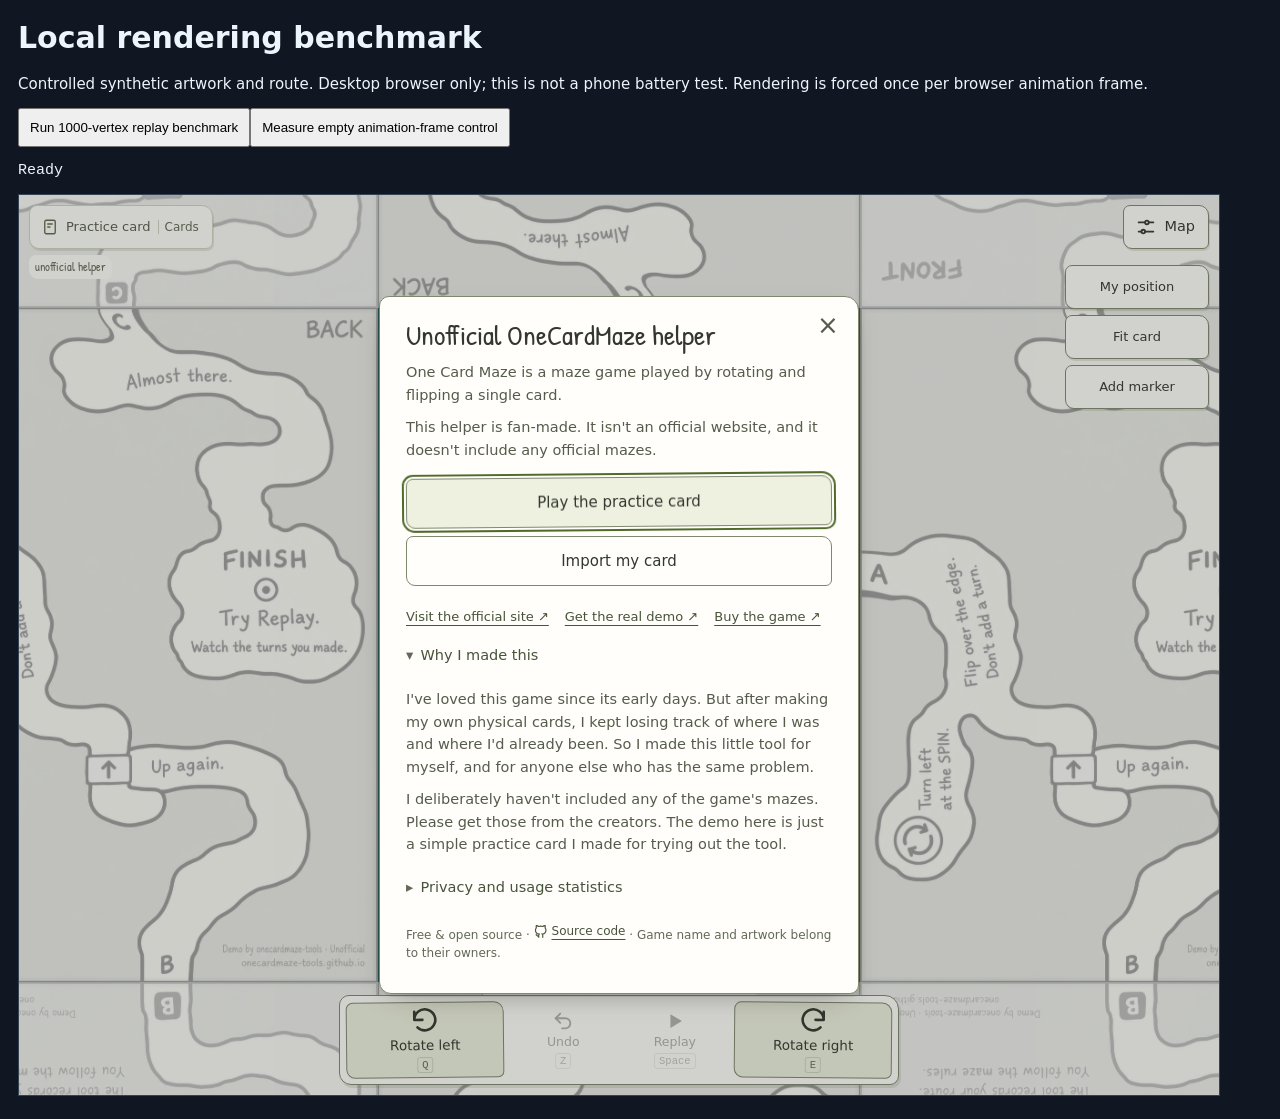
<file: tests/browser-benchmark.html>
<!doctype html><html lang="en"><meta charset="utf-8"><meta name="viewport" content="width=device-width, initial-scale=1"><title>Local rendering benchmark</title>
<style>body{font:15px system-ui;color:#edf5fc;background:#101722;margin:18px}button{padding:10px}iframe{width:1200px;height:900px;max-width:100%;border:1px solid #345}pre{white-space:pre-wrap}</style>
<h1>Local rendering benchmark</h1><p>Controlled synthetic artwork and route. Desktop browser only; this is not a phone battery test. Rendering is forced once per browser animation frame.</p>
<button id="run">Run 1000-vertex replay benchmark</button><button id="control">Measure empty animation-frame control</button><pre id="result">Ready</pre><iframe id="app" src="../index.html?benchmark=1" title="App under test"></iframe>
<script>
'use strict';
const button=document.getElementById('run'),result=document.getElementById('result'),frame=document.getElementById('app');
document.getElementById('control').onclick=async()=>{
  result.textContent='Running empty control…';const intervals=[];let previous=null;
  for(let k=0;k<80;k++){const t=await new Promise(requestAnimationFrame);if(k>=20&&previous!==null)intervals.push(t-previous);previous=t;}
  intervals.sort((a,b)=>a-b);result.textContent=JSON.stringify({control:true,frames:60,frameIntervals:{medianMs:+intervals[30].toFixed(2),p95Ms:+intervals[57].toFixed(2)}},null,2);
};
button.onclick=async()=>{
  button.disabled=true;result.textContent='Running…';
  try {
    const app=frame.contentWindow.OCM;if(!app)throw Error('Wait for the app to load');
    const canvas=frame.contentDocument.createElement('canvas');canvas.width=750;canvas.height=1050;
    const ctx=canvas.getContext('2d');ctx.fillStyle='#85d5f5';ctx.fillRect(0,0,750,1050);
    ctx.strokeStyle='#101820';ctx.lineWidth=8;ctx.strokeRect(4,4,742,1042);
    app.applyImages(canvas,canvas);frame.contentDocument.getElementById('loader').classList.add('hidden');const S=app.S;S.started=true;
    S.trail=Array.from({length:1000},(_,k)=>({x:50+(k*67)%640,y:50+(k*109)%940,r:Math.floor(k/25)%4}));
    S.spins=[];S.replayVersion++;S.cursor=650.1;S.review=true;S.reviewDir=1;S.play=0;
    (app.refreshTrace||app.rebuildInk)();
    for(let k=0;k<240;k++)app.update(.05);
    const renders=[],intervals=[];let previous=null;
    for(let k=0;k<80;k++) {
      const time=await new Promise(requestAnimationFrame);
      if(k>=20&&previous!==null)intervals.push(time-previous);previous=time;
      S.cursor=650.1+k*.002;const begin=performance.now();app.render();
      if(k>=20)renders.push(performance.now()-begin);
    }
    const stats=a=>{a.sort((a,b)=>a-b);return {medianMs:+a[Math.floor(a.length*.5)].toFixed(2),p95Ms:+a[Math.floor(a.length*.95)].toFixed(2)}};
    result.textContent=JSON.stringify({viewport:[frame.clientWidth,frame.clientHeight],devicePixelRatio:devicePixelRatio,frames:60,render:stats(renders),frameIntervals:stats(intervals)},null,2);
  }catch(e){result.textContent='Error: '+e.message;}finally{button.disabled=false;}
};
</script></html>
</file>
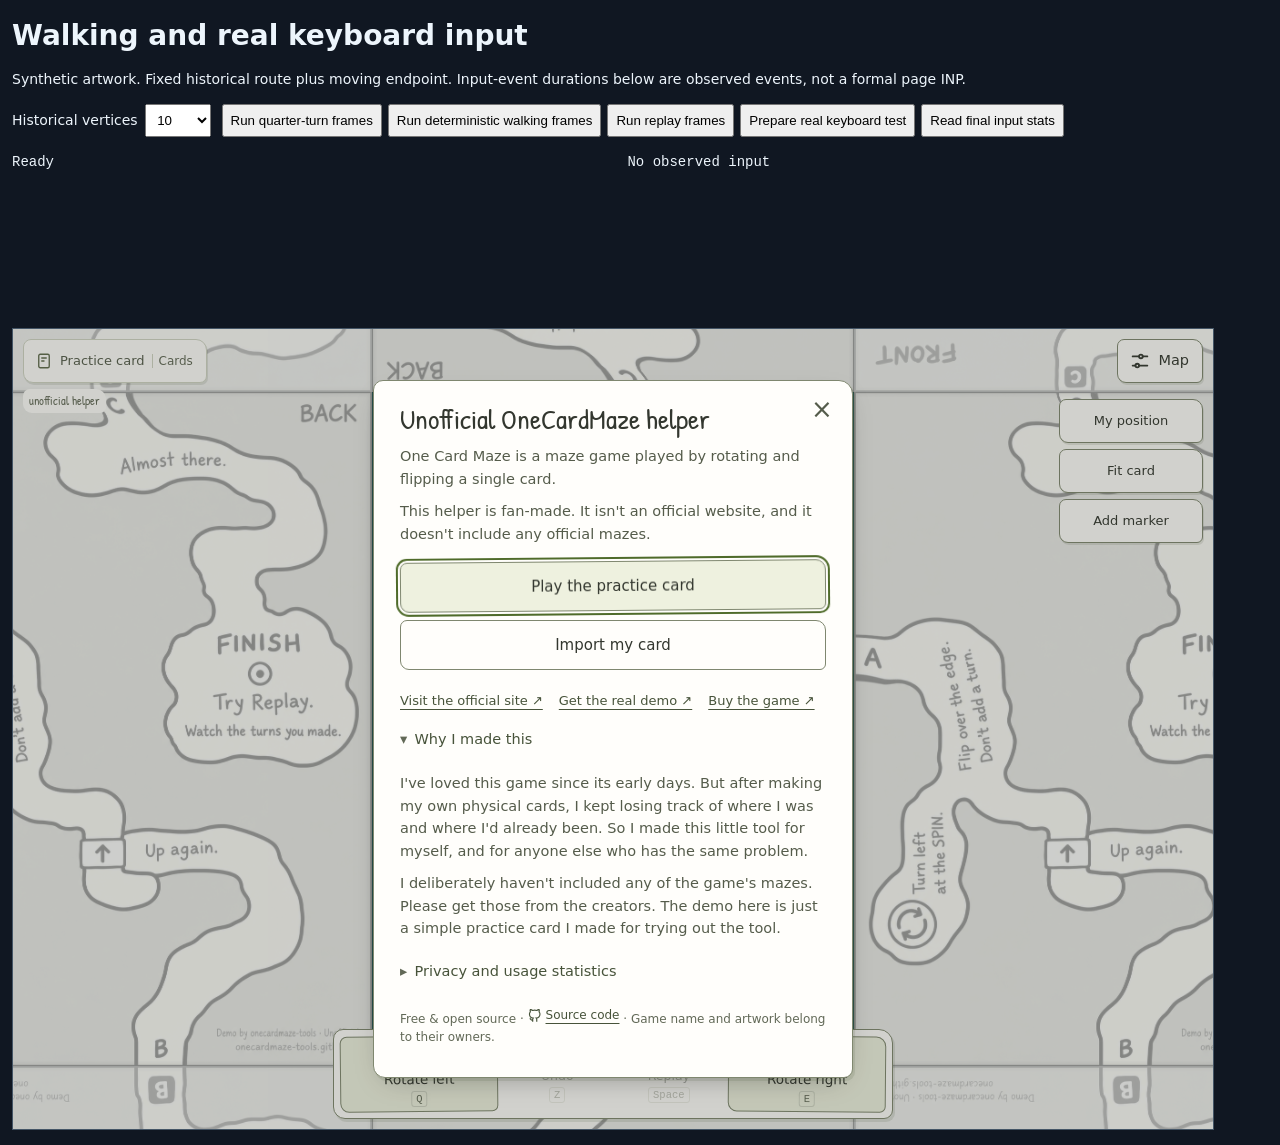
<file: tests/interaction-benchmark.html>
<!doctype html><html lang="en"><meta charset="utf-8"><meta name="viewport" content="width=device-width,initial-scale=1"><title>Chrome walking and input benchmark</title>
<style>body{font:14px system-ui;background:#101722;color:#edf5fc;margin:12px}button,select{padding:7px;margin:3px}pre{white-space:pre-wrap;display:inline-block;vertical-align:top;width:49%;height:160px;overflow:auto}iframe{width:1200px;height:800px;max-width:100%;border:1px solid #456}</style>
<h1>Walking and real keyboard input</h1><p>Synthetic artwork. Fixed historical route plus moving endpoint. Input-event durations below are observed events, not a formal page INP.</p>
<label>Historical vertices <select id="vertices"><option>1</option><option selected>10</option><option>100</option><option>1000</option></select></label>
<button id="rotate">Run quarter-turn frames</button><button id="walk">Run deterministic walking frames</button><button id="replay">Run replay frames</button><button id="prepare">Prepare real keyboard test</button><button id="snapshot">Read final input stats</button>
<pre id="result">Ready</pre><pre id="interactions">No observed input</pre><iframe id="app" src="../index.html?benchmark=1&amp;test=chrome-turn-v4" title="App under test"></iframe>
<script>
'use strict';
const frame=document.getElementById('app'),output=document.getElementById('result'),inputOutput=document.getElementById('interactions');
const observers=[];let restoreProbe=null,readInput=null;
document.getElementById('snapshot').onclick=()=>{if(readInput)readInput();};
function setup(){
  if(restoreProbe){restoreProbe();restoreProbe=null;}
  const win=frame.contentWindow,app=win.OCM;if(!app)throw Error('Wait for the app to load');
  const cv=frame.contentDocument.createElement('canvas');cv.width=750;cv.height=1050;
  const g=cv.getContext('2d');g.fillStyle='#85d5f5';g.fillRect(0,0,750,1050);g.strokeStyle='#111';g.lineWidth=6;g.strokeRect(3,3,744,1044);
  app.applyImages(cv,cv);frame.contentDocument.getElementById('loader').classList.add('hidden');
  const n=Number(document.getElementById('vertices').value),S=app.S;
  S.started=true;S.trail=Array.from({length:n},(_,k)=>({x:50+(k*67)%640,y:50+(k*109)%940,r:Math.floor(k/25)%4}));
  S.spins=[];S.replayVersion++;S.cursor=n-1;S.review=false;S.play=0;S.rot=S.rotTarget=0;S.rotQ0=0;
  const p=S.trail[n-1];S.walker={x:p.x,y:p.y,tx:null,ty:null};S.recordBreak=true;
  app.refreshTrace();for(let k=0;k<240;k++)app.update(.05);
  return {win,app,S,n};
}
function stats(a){a.sort((a,b)=>a-b);return {medianMs:+a[Math.floor(a.length*.5)].toFixed(2),p95Ms:+a[Math.floor(a.length*.95)].toFixed(2),maxMs:+a[a.length-1].toFixed(2)}}
async function run(mode){
  output.textContent='Running…';
  try{
    const {win,app,S,n}=setup(),raf=win.requestAnimationFrame;
    win.requestAnimationFrame=()=>0;
    if(mode==='replay'){S.review=true;S.reviewDir=1;S.cursor=Math.max(0,n*.65-1);}
    const durations=[],intervals=[];let previous=null;
    try{
      for(let k=0;k<60;k++){
        const t=await new Promise(requestAnimationFrame);if(k>=10&&previous!==null)intervals.push(t-previous);previous=t;
        const start=performance.now();
        if(mode==='rotate'){S.rot=k/59*Math.PI/2;S.rotTarget=S.rot;}
        else if(mode==='walk'){
          // Short legs in the same card keep the comparison independent of
          // keyboard-repeat settings and identical across versions/machines.
          S.keys={};S.recordBreak=k===0;
          app.recordPosition(340+k*.7,520);S.walker.x=340+k*.7;S.walker.y=520;
        }else S.cursor=Math.max(0,n*.65-1)+k*.001;
        app.render();if(k>=10)durations.push(performance.now()-start);
      }
    }finally{win.requestAnimationFrame=raf;}
    output.textContent=JSON.stringify({mode,vertices:n,viewport:[frame.clientWidth,frame.clientHeight],dpr:devicePixelRatio,frames:50,traceCachePixels:app.traceLayout&&app.traceLayout()?[app.traceLayout().pixelW,app.traceLayout().pixelH]:null,render:stats(durations),frameIntervals:stats(intervals)},null,2);
  }catch(e){output.textContent='Error: '+e.message;}
}
document.getElementById('rotate').onclick=()=>run('rotate');document.getElementById('walk').onclick=()=>run('walk');document.getElementById('replay').onclick=()=>run('replay');
document.getElementById('prepare').onclick=()=>{
  try{
    const {win,n}=setup();for(const o of observers)o.disconnect();observers.length=0;
    const start=win.performance.now(),events=[];let longTasks=0,worstLongTask=0;
    const renderer=win.TraceRenderer,originalPaint=renderer.paint,paints={calls:0,ms:0};
    renderer.paint=function(...args){const t=win.performance.now();try{return originalPaint.apply(this,args);}finally{paints.calls++;paints.ms+=win.performance.now()-t;}};
    const reset=e=>{if(!e.repeat){paints.calls=0;paints.ms=0;}};win.addEventListener('keydown',reset);
    restoreProbe=()=>{renderer.paint=originalPaint;win.removeEventListener('keydown',reset);};
    const show=()=>{inputOutput.textContent=JSON.stringify({events:events.slice(-16),historyPaintCalls:paints.calls,historyPaintMs:+paints.ms.toFixed(1),longTasks,worstLongTaskMs:+worstLongTask.toFixed(1)},null,2);};readInput=show;
    if(win.PerformanceObserver.supportedEntryTypes.includes('event')){
      const o=new win.PerformanceObserver(list=>{
        for(const e of list.getEntries())if(e.startTime>=start&&e.interactionId)events.push({type:e.name,target:e.target&&e.target.tagName,durationMs:e.duration,inputDelayMs:+(e.processingStart-e.startTime).toFixed(1),processingMs:+(e.processingEnd-e.processingStart).toFixed(1),presentationDelayMs:+Math.max(0,e.duration-(e.processingEnd-e.startTime)).toFixed(1)});
        show();
      });o.observe({type:'event',buffered:true,durationThreshold:16});observers.push(o);
    }
    if(win.PerformanceObserver.supportedEntryTypes.includes('longtask')){
      const o=new win.PerformanceObserver(list=>{for(const e of list.getEntries())if(e.startTime>=start){longTasks++;worstLongTask=Math.max(worstLongTask,e.duration);}show();});
      o.observe({type:'longtask',buffered:true});observers.push(o);
    }
    inputOutput.textContent='Ready. Click the map, then use WASD / Q / E.';output.textContent=JSON.stringify({ready:'Keyboard fixture',vertices:n,routeGeometryVersion:win.OCM.S.traceVersion,retainedSurface:typeof win.OCM.traceLayout==='function'?win.OCM.traceLayout():'not in this version',viewport:[win.innerWidth,win.innerHeight]},null,2);
    win.document.body.tabIndex=-1;win.document.body.focus();
  }catch(e){output.textContent='Error: '+e.message;}
};
</script></html>
</file>
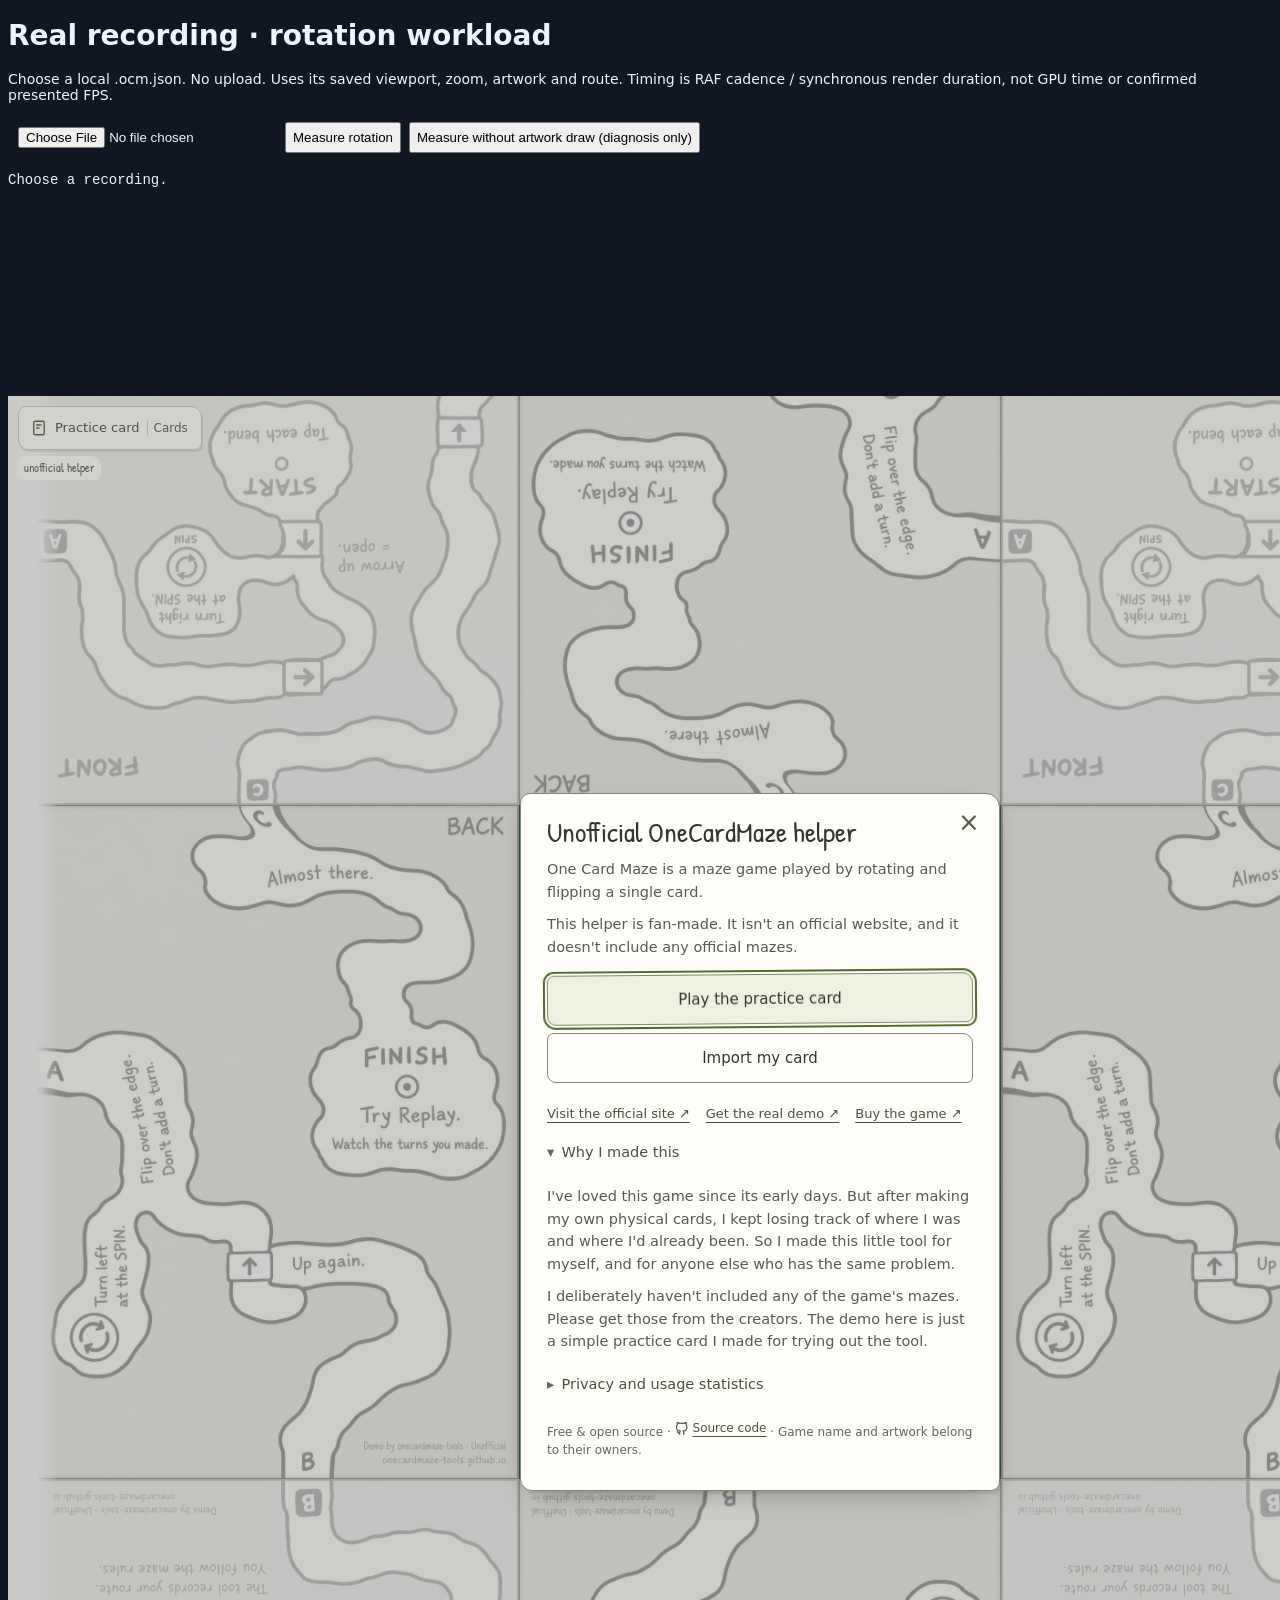
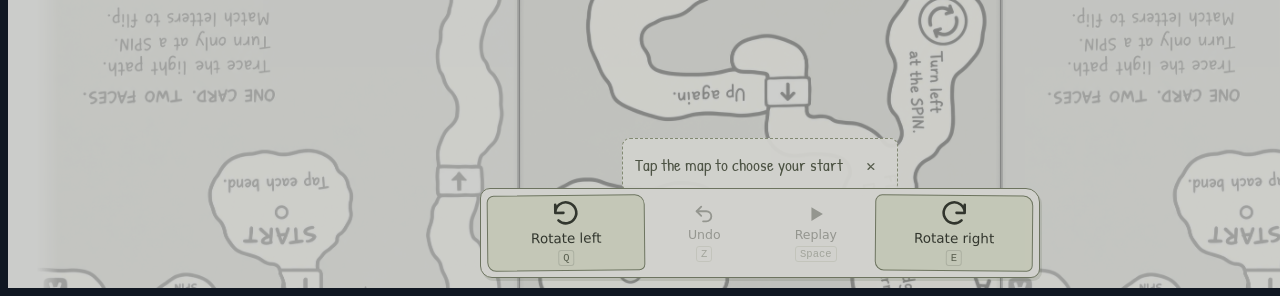
<file: tests/recording-benchmark.html>
<!doctype html><meta charset="utf-8"><title>Real recording rotation benchmark</title>
<style>body{font:14px system-ui;background:#101722;color:#edf5fc}button,input{margin:4px;padding:6px}pre{height:210px;overflow:auto;white-space:pre-wrap}iframe{border:0;display:block;width:1504px;height:1492px}</style>
<h1>Real recording · rotation workload</h1>
<p>Choose a local .ocm.json. No upload. Uses its saved viewport, zoom, artwork and route. Timing is RAF cadence / synchronous render duration, not GPU time or confirmed presented FPS.</p>
<input type="file" id="file" accept=".json"><button id="run">Measure rotation</button><button id="noArt">Measure without artwork draw (diagnosis only)</button><pre id="result">Choose a recording.</pre>
<iframe id="app" src="../index.html?recording-bench=large-view-v1" title="Recording under test"></iframe>
<script>
const frame=document.getElementById('app'),out=document.getElementById('result');let recording=null;
document.getElementById('file').onchange=async e=>{
 try{const f=e.target.files[0],raw=JSON.parse(await f.text()),v=raw.diagnostics&&raw.diagnostics.environment&&raw.diagnostics.environment.viewport;
 if(v&&v.width>0&&v.width<=4096&&v.height>0&&v.height<=4096){frame.style.width=v.width+'px';frame.style.height=v.height+'px';}
 recording=await frame.contentWindow.OCM.importSessionFile(f);out.textContent='Loaded '+recording.state.trail.length+' vertices; ready.';
 }catch(e){out.textContent='Error: '+e.message;}
};
async function run(noArtwork){
 if(!recording){out.textContent='Choose a recording first.';return;}
 const win=frame.contentWindow,app=win.OCM,S=app.S;
 app.restoreSessionState(recording.state);for(let k=0;k<240;k++)app.update(.05);app.render();
 const ctx=frame.contentDocument.getElementById('traceLayer')?.getContext('2d'),clear=ctx?.clearRect,paint=win.TraceRenderer.paint,draw=app.gl.drawArrays,raf=win.requestAnimationFrame;
 let clears=0,paints=0,artDraws=0;const render=[],intervals=[];let last=null;
 if(ctx)ctx.clearRect=function(...a){clears++;return clear.apply(this,a);};
 win.TraceRenderer.paint=function(...a){paints++;return paint.apply(this,a);};
 app.gl.drawArrays=function(...a){artDraws++;if(!noArtwork)return draw.apply(this,a);};
 win.requestAnimationFrame=()=>0;out.textContent='Running…';
 try{
 for(let k=0;k<70;k++){
  const t=await new Promise(requestAnimationFrame);if(k===10){clears=0;paints=0;artDraws=0;}
  if(k>=10&&last!==null)intervals.push(t-last);last=t;
  S.rot=recording.state.rotation+k/69*Math.PI/2;S.rotTarget=S.rot;
  const begin=performance.now();app.render();if(k>=10)render.push(performance.now()-begin);
 }
 const layout=app.traceLayout();out.textContent=JSON.stringify({appVersion:frame.contentDocument.querySelector('meta[name="app-version"]').content,noArtwork,viewport:[win.innerWidth,win.innerHeight],devicePixelRatio:win.devicePixelRatio,vertices:S.trail.length,spins:S.spins.length,surface:layout?{width:layout.pixelW,height:layout.pixelH,rasterRatio:layout.rasterRatio||2}:null,measuredFrames:60,renderer:app.foreground?.mode||'legacy-canvas',historyClears:ctx?clears:null,tracePaintCalls:paints,artDraws,render:win.SessionCodec.summarize(render),rafIntervals:win.SessionCodec.summarize(intervals)},null,2);
 }finally{if(ctx)ctx.clearRect=clear;win.TraceRenderer.paint=paint;app.gl.drawArrays=draw;win.requestAnimationFrame=raf;app.resize();}
}
document.getElementById('run').onclick=()=>run(false);document.getElementById('noArt').onclick=()=>run(true);
</script>
</file>
<file: companion.css>
/* OneCardMaze helper — product UI.
   Every value here comes from a token below. Before changing anything, read
   DESIGN-SYSTEM.md: it explains the modes, layout budgets and components.
   Rule of thumb: the map owns the screen; chrome is one dock + two corner chips. */

@font-face{font-family:"Patrick Hand";font-style:normal;font-weight:400;font-display:swap;
  src:url(assets/fonts/PatrickHand-latin.woff2) format("woff2")}

:root{color-scheme:light;
  /* colour — paper, ink, olive edges; amber only for "where you are in the route" */
  --paper:#fffefb; --bg:#f9f9f4; --fill:#eef1df; --fill-press:#e3e8cf;
  --ink:#33372f; --ink-2:#555c4b; --muted:#626957;
  --edge:#7f876f; --edge-soft:#cfd3c3; --rule:#e5e8dc;
  --accent:#5f6a4c; --link:#47533a;
  --amber:#d39a2c; --amber-ink:#7a560f; --track:#e2e5d6; --flip:#3d6f8d;
  --danger:#8a3a22; --toast:#33372f; --toast-ink:#fbfbf3; --toast-action:#f2d37e;
  --focus:#4f6b2a; --scrim:#2f332b38;
  /* type */
  --hand:"Patrick Hand","Segoe Print","Comic Sans MS",cursive;
  --sans:system-ui,-apple-system,"Segoe UI",Roboto,sans-serif;
  --t-xs:12px; --t-sm:13px; --t-md:14.5px; --t-lg:16px; --t-title:25px;
  /* space & size */
  --s1:4px; --s2:6px; --s3:10px; --s4:14px; --s5:18px;
  --tap:44px; --dock-btn:58px; --rail-btn:84px;
  /* shape: slightly uneven corners = hand-cut paper */
  --r-control:7px 10px 6px 9px; --r-surface:10px 14px 9px 12px; --r-sheet:16px 20px 0 0;
  --shadow-control:1px 2px 0 #5a644626; --shadow-surface:2px 3px 0 #5a644626;
  --shadow-float:0 10px 28px -14px #0006;
  /* layout insets — MUST match uiInsets() in index.html */
  --inset-top:60px; --inset-bottom:96px; --inset-rail:104px;
  --safe-t:env(safe-area-inset-top,0px); --safe-b:env(safe-area-inset-bottom,0px);
  --safe-l:env(safe-area-inset-left,0px); --safe-r:env(safe-area-inset-right,0px);
  /* stacking */
  --z-chrome:20; --z-float:30; --z-scrim:39; --z-sheet:40; --z-modal:60;
  /* motion */
  --ease:cubic-bezier(.2,.7,.2,1); --t-fast:140ms; --t-med:220ms}

*{box-sizing:border-box}
html,body{height:100%;margin:0;background:var(--bg);color:var(--ink);
  font:var(--t-md)/1.5 var(--sans);overflow:hidden;-webkit-font-smoothing:antialiased;
  -webkit-tap-highlight-color:transparent}
button,input,select{font:inherit;color:inherit}
button{background:var(--paper);border:1.5px solid var(--edge);border-radius:var(--r-control);
  min-height:var(--tap);padding:8px 15px;cursor:pointer;white-space:nowrap;touch-action:manipulation}
button:hover{background:var(--fill)}
button:active{background:var(--fill-press)}
button:disabled{opacity:.38;cursor:default;background:var(--paper)}
button.primary{background:var(--fill);border-color:var(--edge);font-weight:500}
a{color:var(--link);text-underline-offset:4px}
:focus-visible{outline:2.5px solid var(--focus);outline-offset:2px}
[hidden]{display:none!important}
.ic{width:22px;height:22px;fill:none;stroke:currentColor;stroke-width:2;stroke-linecap:round;stroke-linejoin:round;flex-shrink:0}
.ic .solid,symbol .solid{fill:currentColor;stroke:none}
kbd{font:10.5px/1 ui-monospace,SFMono-Regular,Menlo,monospace;color:var(--muted);border:1px solid var(--edge-soft);border-radius:3px;padding:2px 4px}
.linkish{border:0;background:transparent;min-height:var(--tap);padding:0 4px;color:var(--link);text-decoration:underline;text-underline-offset:4px;font-size:inherit}
.linkish:hover{background:transparent;color:var(--ink)}

#stage,#replayLayer{position:fixed;inset:0;width:100%;height:100%;display:block}
#stage{touch-action:none;cursor:crosshair}
#replayLayer{pointer-events:none}

/* ---------- corner chips ---------- */
.chip{position:fixed;z-index:var(--z-chrome);top:calc(10px + var(--safe-t));display:flex;align-items:center;gap:7px;
  height:var(--tap);min-height:var(--tap);padding:0 13px 0 11px;background:var(--paper);box-shadow:var(--shadow-control)}
.corner-left{left:calc(10px + var(--safe-l));border:1px solid var(--edge-soft);border-radius:8px 11px 7px 10px;
  font:17px/1 var(--hand);color:var(--ink-2)}
.corner-left .ic{width:18px;height:18px;stroke-width:1.8;color:var(--accent)}
.corner-right{right:calc(10px + var(--safe-r));font-size:var(--t-md)}
.tools-chip[aria-expanded=true]{background:var(--fill)}
.chip-short{display:none}
@media (max-width:420px){.chip-long{display:none}.chip-short{display:inline}}

/* ---------- HUD + dock (one at a time, chosen by body[data-mode]) ---------- */
#hud{position:fixed;inset:0;pointer-events:none;z-index:var(--z-chrome)}
#hud>*{pointer-events:auto}
.dock{position:fixed;left:calc(10px + var(--safe-l));right:calc(10px + var(--safe-r));bottom:calc(10px + var(--safe-b));
  margin:0 auto;max-width:560px;display:none;gap:var(--s2);padding:var(--s2);background:var(--paper);
  border:1.5px solid var(--edge);border-radius:var(--r-surface);box-shadow:var(--shadow-surface)}
body[data-mode=walk] .dock-walk,
body[data-mode=playing] #player,body[data-mode=paused] #player,
body[data-mode=complete] #player,
body[data-mode=place] #markerPlacementTip{display:flex}
/* Both transport directions stay in place; the active direction becomes Pause. */


.dbtn{flex:1 1 0;min-width:0;min-height:var(--dock-btn);display:flex;flex-direction:column;align-items:center;justify-content:center;gap:3px;
  border:0;background:transparent;border-radius:7px;font-size:12.5px;line-height:1.1;padding:4px 2px;color:var(--ink)}
.dbtn span{white-space:nowrap}
.dbtn.rotate{flex:1.5 1 0;background:var(--fill);border:1.5px solid var(--edge);border-radius:var(--r-control);font-size:13.5px;font-weight:500}
.dbtn.rotate:hover{background:var(--fill-press)}
.dbtn.rotate:first-child{transform:rotate(-.6deg)}
.dbtn.rotate:last-child{transform:rotate(.5deg)}
.dbtn.rotate .ic{width:28px;height:28px;stroke-width:2.2}
.dbtn.primary{background:var(--fill);border:1.5px solid var(--edge)}
.dbtn.row{flex-direction:row;gap:8px;padding:0 16px;font-size:var(--t-md);min-height:48px}
.dbtn kbd{display:none}
@media (hover:hover) and (pointer:fine){.dbtn kbd{display:inline-block;margin-top:1px}}
.dbtn:disabled{opacity:.38}

/* replay transport */
#player{max-width:640px;align-items:stretch}
#player .dbtn{flex:0 0 54px}
.timeline{flex:1 1 auto;min-width:64px;display:flex;flex-direction:column;justify-content:center;gap:2px;padding:0 4px}
.tl-label{display:flex;gap:5px;font-size:var(--t-xs);color:var(--muted);white-space:nowrap;overflow:hidden;text-overflow:ellipsis}
.tl-label #pcount{color:var(--ink);font-weight:600;font-variant-numeric:tabular-nums}
#tlEvent{overflow:hidden;text-overflow:ellipsis}
.timeline-track{position:relative;height:32px;display:flex;align-items:center}
#scrub{--p:0;-webkit-appearance:none;appearance:none;width:100%;margin:0;height:32px;background:transparent;cursor:pointer}
#scrub::-webkit-slider-runnable-track{height:6px;border-radius:3px;
  background:linear-gradient(to right,var(--amber) calc(var(--p)*100%),var(--track) 0)}
#scrub::-webkit-slider-thumb{-webkit-appearance:none;width:22px;height:22px;margin-top:-8px;border-radius:50%;
  background:var(--paper);border:2px solid var(--amber-ink);box-shadow:0 1px 2px #0003}
#scrub::-moz-range-track{height:6px;border-radius:3px;background:var(--track)}
#scrub::-moz-range-progress{height:6px;border-radius:3px;background:var(--amber)}
#scrub::-moz-range-thumb{width:18px;height:18px;border-radius:50%;background:var(--paper);border:2px solid var(--amber-ink)}
#scrub:focus-visible{outline-offset:0}
#eventTicks{position:absolute;left:11px;right:11px;top:50%;height:0;pointer-events:none;z-index:1}
#eventTicks i{position:absolute;top:-7px;width:2px;height:14px;margin-left:-1px;border-radius:1px;background:var(--edge);opacity:.85}
#eventTicks i.flip{background:var(--flip)}
#player .speed{flex:0 0 50px;font-variant-numeric:tabular-nums}
#speedValue{font-size:15px;font-weight:600}

/* place bar */
#markerPlacementTip{align-items:center;gap:var(--s3);padding:var(--s2) var(--s2) var(--s2) var(--s4)}
.place-swatch{font-size:22px;line-height:1}
.place-text{flex:1;min-width:0;display:flex;flex-direction:column;line-height:1.2}
.place-text b{font-weight:500}
.place-text .linkish{align-self:flex-start;min-height:28px;padding:0;font-size:var(--t-sm)}
#markerPlacementTip .dbtn{flex:0 0 auto}

/* one-time hint */
.hint{position:fixed;left:50%;transform:translateX(-50%);bottom:calc(var(--inset-bottom) + var(--safe-b));
  display:flex;align-items:center;gap:6px;padding:4px 4px 4px 12px;background:#fffefbf2;border:1px dashed #9aa287;
  border-radius:8px;font:17px/1.2 var(--hand);color:var(--ink-2);white-space:nowrap}
.hint-close{border:0;background:transparent;min-width:var(--tap);min-height:var(--tap);padding:0;font-size:20px;color:var(--muted)}
body:not([data-mode=walk]) .hint{display:none}

/* ---------- confirm card ---------- */
.confirm{position:fixed;z-index:var(--z-float);left:calc(10px + var(--safe-l));right:calc(10px + var(--safe-r));
  bottom:calc(var(--inset-bottom) + var(--safe-b));margin:0 auto;max-width:440px;background:var(--paper);
  border:1.5px solid var(--edge);border-radius:var(--r-surface);padding:var(--s4) var(--s4) 12px;box-shadow:var(--shadow-surface),var(--shadow-float)}
.confirm p{margin:0 0 var(--s3);font-size:var(--t-md)}
.confirm-actions{display:flex;gap:8px}
.confirm-actions button{flex:1;min-height:46px;border-color:#9aa287}
.confirm-actions .primary{border-color:var(--edge)}

/* ---------- toasts ---------- */
.toast{position:fixed;z-index:var(--z-float);left:50%;top:calc(var(--inset-top) + 6px + var(--safe-t));
  transform:translate(-50%,-6px);width:max-content;max-width:calc(100vw - 24px);text-align:center;background:var(--toast);color:var(--toast-ink);
  border-radius:9px;padding:10px 14px;font-size:var(--t-sm);box-shadow:var(--shadow-float);
  opacity:0;pointer-events:none;transition:opacity var(--t-med) var(--ease),transform var(--t-med) var(--ease)}
.toast.show{opacity:1;transform:translate(-50%,0)}
.toast-action{top:auto;bottom:calc(var(--inset-bottom) + var(--safe-b));opacity:1;transform:translateX(-50%);pointer-events:auto;
  display:flex;align-items:center;gap:var(--s3);padding:4px 6px 4px 14px;white-space:nowrap;overflow:hidden}
.toast-action button{background:transparent;border:0;color:var(--toast-action);font-weight:600;min-height:var(--tap);padding:0 10px;text-decoration:underline;text-underline-offset:3px}
.toast-action button:hover{background:#ffffff14}
.toast-timer{position:absolute;left:0;bottom:0;height:3px;width:100%;background:var(--toast-action);transform-origin:left;opacity:.8}
.toast-action.run .toast-timer{animation:toast-drain var(--toast-ms,8s) linear forwards}
@keyframes toast-drain{to{transform:scaleX(0)}}

/* ---------- sheets (Tools, Markers, Recording) ---------- */
#sheetBackdrop{position:fixed;inset:0;z-index:var(--z-scrim);background:var(--scrim)}
.sheet{position:fixed;z-index:var(--z-sheet);left:0;right:0;bottom:0;max-height:min(86vh,640px);overflow:auto;overscroll-behavior:contain;
  background:var(--paper);border-top:1.5px solid var(--edge);border-radius:var(--r-sheet);box-shadow:0 -8px 24px -16px #0005;
  padding:8px var(--s5) calc(var(--s5) + var(--safe-b))}
.sheet-grab{width:40px;height:5px;border-radius:3px;background:#cdd1c1;margin:0 auto 8px}
.sheet-title{margin:0 0 4px;font:400 var(--t-title)/1.2 var(--hand);display:inline-block;border-bottom:2px solid #b8bd8b;border-radius:0 0 45% 10%;padding-bottom:1px}
.sheet-close{position:absolute;right:8px;top:10px;width:var(--tap);height:var(--tap);padding:0;border:0;background:transparent;font-size:26px;line-height:1;color:var(--ink-2)}
.sheet-lead{font-size:var(--t-sm);color:var(--ink-2);margin:6px 0 10px}
.sec{font:600 11.5px/1 var(--sans);letter-spacing:.09em;text-transform:uppercase;color:var(--muted);margin:14px 0 4px}
.li{display:flex;align-items:center;gap:12px;min-height:46px;width:100%;border:0;background:transparent;text-align:left;font-size:15px;padding:0 6px;border-radius:6px;list-style:none}
.li:hover{background:var(--fill)}
.li.static:hover{background:transparent}
.li .ic{width:21px;height:21px;color:var(--accent);stroke-width:1.8}
.li .r{margin-left:auto;font-size:var(--t-sm);color:var(--muted)}
.li.danger,.li.danger .ic{color:var(--danger)}
.li::-webkit-details-marker{display:none}
.row-details>summary{cursor:pointer}
.row-details[open]>summary{background:var(--fill)}
.hr{height:1px;background:var(--rule);margin:6px 0}
.seg{display:flex;margin-left:auto;border:1.5px solid #9aa287;border-radius:8px;overflow:hidden}
.seg button{min-width:var(--tap);min-height:var(--tap);padding:0 10px;border:0;border-left:1px solid #d5d9c8;border-radius:0;background:var(--paper)}
.seg button:first-child{border-left:0}
.switch{margin-left:auto;width:46px;height:28px;border-radius:14px;background:#c6cab9;position:relative;transition:background var(--t-fast)}
.switch::after{content:"";position:absolute;left:3px;top:3px;width:22px;height:22px;border-radius:50%;background:#fff;transition:transform var(--t-fast) var(--ease)}
[aria-checked=true] .switch{background:#7d8a5f}
[aria-checked=true] .switch::after{transform:translateX(18px)}
.sheet-foot{font-size:var(--t-xs);color:var(--muted);margin:12px 0 0;line-height:1.5}
.sheet-foot .linkish,.sheet-foot a{min-height:32px;display:inline-flex;align-items:center;color:var(--link)}
button.wide{width:100%;margin-top:8px;min-height:48px}
/* markers */
.marker-fields{display:flex;gap:12px}
.marker-fields label{flex:1;min-width:0}
#markerPanel label{display:block;font-size:var(--t-xs);color:var(--muted)}
#markerPanel select,#markerPanel input{width:100%;margin:5px 0 10px;background:var(--paper);border:1px solid var(--edge-soft);border-radius:5px;min-height:var(--tap);padding:6px;font-size:16px;color:var(--ink)}
#markerPanel input[type=color]{padding:3px}
#markerList{list-style:none;padding:0;margin:8px 0 0}
#markerList li{display:flex;gap:6px;margin-top:6px}
#markerList li button:first-child{flex:1;min-width:0;overflow:hidden;text-overflow:ellipsis;text-align:left}

@media (min-width:701px){
  #sheetBackdrop{display:none}
  .sheet{left:auto;right:calc(10px + var(--safe-r));top:calc(var(--inset-top) + var(--safe-t));bottom:auto;width:340px;
    max-height:calc(100vh - var(--inset-top) - 20px);border:1.5px solid var(--edge);border-radius:var(--r-surface);
    box-shadow:var(--shadow-surface),var(--shadow-float);padding:12px var(--s5) var(--s5)}
  .sheet .sheet-grab{display:none}
  .sheet-close{top:6px}
}

/* ---------- import + intro (modal surfaces) ---------- */
.overlay{position:fixed;inset:0;z-index:var(--z-modal);display:flex;align-items:center;justify-content:center;background:var(--scrim);padding:16px}
.overlay.hidden{display:none}
.panel{position:relative;width:min(480px,100%);max-height:calc(100vh - 32px);overflow:auto;background:var(--paper);border:1.5px solid var(--edge);
  border-radius:var(--r-surface);box-shadow:var(--shadow-surface),var(--shadow-float);padding:14px 22px 20px}
.panel h1{font:400 var(--t-title)/1.2 var(--hand);margin:0 0 6px}
.panel .lead{color:var(--ink-2)}
.panel .sheet-grab{display:none}
.drops{display:grid;grid-template-columns:1fr 1fr;gap:10px;margin:12px 0 4px}
.drop{position:relative;display:flex;flex-direction:column;align-items:center;justify-content:center;gap:4px;height:150px;
  border:1.5px dashed #9aa287;border-radius:var(--r-control);background:var(--bg);overflow:hidden;cursor:pointer;text-align:center;padding:8px}
.drop .ic{color:var(--accent)}
.drop.drag,.drop:hover{border-color:var(--accent);background:var(--fill)}
.drop.has{border-style:solid}
.drop .dtag{font:18px/1 var(--hand)}
.drop .dmsg{font-size:var(--t-xs);color:var(--muted)}
.drop .thumb{position:absolute;inset:0;width:100%;height:100%;object-fit:cover;display:none}
.drop.has .thumb{display:block}
.drop.has .ic,.drop.has .dmsg{display:none}
.drop.has .dtag{position:absolute;left:6px;top:6px;z-index:1;background:var(--paper);border-radius:4px;padding:3px 6px;font-size:15px}
.textlinks{display:flex;flex-wrap:wrap;justify-content:center;gap:0 14px;margin-top:6px;font-size:var(--t-sm)}

/* Saved cards reuse the import modal; no extra map chrome. */
.card-name{display:flex;flex-direction:column;gap:var(--s1);font-size:var(--t-sm);color:var(--ink-2)}
.card-name input{width:100%;min-height:var(--tap);font-size:var(--t-lg);padding:var(--s2) var(--s3);border:1px solid var(--edge);border-radius:var(--r-control);background:var(--paper)}
.saved-cards{list-style:none;padding:0;margin:var(--s3) 0;display:flex;flex-direction:column;gap:var(--s2)}
.saved-cards li{display:flex;align-items:center;gap:var(--s2)}
.saved-card-play{display:flex;align-items:center;gap:var(--s3);flex:1;min-width:0;text-align:left;white-space:normal;overflow-wrap:anywhere}
.saved-card-play img{width:calc(var(--tap) + var(--s4));height:calc(var(--tap) + var(--s4) * 2);object-fit:contain;flex-shrink:0;border-radius:var(--r-control);background:var(--bg)}
.saved-card-play span{min-width:0}

#help{border:1.5px solid var(--edge);border-radius:var(--r-surface);padding:0;background:var(--paper);color:var(--ink);
  width:min(480px,calc(100vw - 24px));max-height:calc(100vh - 24px);box-shadow:var(--shadow-surface),var(--shadow-float)}
#help::backdrop{background:var(--scrim)}
.intro-note{position:relative;padding:22px 26px 20px}
.intro-note .sheet-grab{display:none}
.intro-note h1{font:400 28px/1.15 var(--hand);margin:0 40px 8px 0}
.intro-note p{font-size:var(--t-md);line-height:1.55;color:var(--ink-2);margin:10px 0}
.intro-note p.fine{font-size:var(--t-xs);color:var(--muted)}
.intro-actions{display:flex;flex-direction:column;gap:9px;margin:16px 0 12px}
.intro-actions button{min-height:50px;font-size:15px}
.intro-actions .primary{transform:rotate(-.5deg)}
.official-links{display:flex;flex-wrap:wrap;gap:0 16px;font-size:var(--t-sm)}
.official-links a{min-height:36px;display:inline-flex;align-items:center}
:is(#introStory, #analyticsPrivacy) summary{cursor:pointer;min-height:var(--tap);display:flex;align-items:center;color:var(--link);font-size:var(--t-md)}
:is(#introStory, #analyticsPrivacy) summary::before{content:"▸";width:1em;color:var(--muted)}
:is(#introStory, #analyticsPrivacy)[open] summary::before{content:"▾"}
:is(#introStory, #analyticsPrivacy) summary::-webkit-details-marker{display:none}
.source-link{display:inline-flex;align-items:center;gap:4px;min-height:24px}
.github-icon{width:14px;height:14px;fill:none;stroke:currentColor;stroke-width:2}

@media (max-width:520px){
  .overlay{align-items:flex-end;padding:0}
  .panel{width:100%;max-height:92vh;border-radius:var(--r-sheet);border-width:1.5px 0 0;padding:8px 18px calc(16px + var(--safe-b))}
  .panel .sheet-grab{display:block}
  .drop{height:118px}
  #help{margin:auto 0 0;width:100%;max-width:100%;max-height:92vh;border-radius:var(--r-sheet);border-width:1.5px 0 0}
  .intro-note{padding:8px 18px calc(14px + var(--safe-b))}
  .intro-note .sheet-grab{display:block}
  .intro-note h1{font-size:25px}
  .intro-note p{font-size:var(--t-sm)}
}

/* ---------- narrow phones ---------- */
@media (max-width:360px){
  .dock{left:6px;right:6px;bottom:calc(6px + var(--safe-b));gap:4px;padding:5px}
  .dbtn{font-size:11.5px}
  .dbtn.rotate{font-size:12.5px}
  #player .dbtn{flex-basis:46px}
  #player .speed{flex-basis:44px}
  .chip{top:calc(6px + var(--safe-t))}
  .corner-left{left:6px}.corner-right{right:6px}
}

/* ---------- short landscape: rotate rails at the sides ---------- */
@media (max-height:500px) and (orientation:landscape){
  :root{--inset-top:52px;--inset-bottom:12px}
  .chip{top:calc(6px + var(--safe-t))}
  body[data-mode=walk] .dock-walk{display:grid}
  #hud>.dock-walk{left:calc(8px + var(--safe-l));right:calc(8px + var(--safe-r));top:calc(var(--inset-top) + var(--safe-t));bottom:calc(8px + var(--safe-b));
    max-width:none;margin:0;padding:0;gap:8px;background:none;border:0;box-shadow:none;pointer-events:none;
    grid-template-columns:92px 1fr 92px;grid-template-rows:1fr auto auto;align-content:end}
  .dock-walk .dbtn{pointer-events:auto;background:var(--paper);border:1.5px solid var(--edge);border-radius:var(--r-control);box-shadow:var(--shadow-control);min-height:52px}
  .dock-walk .dbtn.rotate{background:var(--fill);min-height:var(--rail-btn)}
  #btnSpinL{grid-column:1;grid-row:2}
  #btnUndo{grid-column:1;grid-row:3}
  #btnSpinR{grid-column:3;grid-row:2}
  #btnReplay{grid-column:3;grid-row:3}
  .hint{bottom:calc(12px + var(--safe-b))}
  .confirm,.toast-action{bottom:calc(76px + var(--safe-b))}
  .sheet{max-height:calc(100vh - 16px)}
  #help,.panel{max-height:calc(100vh - 16px)}
  .drop{height:96px}
}

@media (prefers-reduced-motion:reduce){
  *,*::before,*::after{transition-duration:1ms!important;animation-duration:1ms!important}
  .dbtn.rotate,.intro-actions .primary{transform:none!important}
}

/* Batch import reuses the modal, drop target and list rows. */
.batch-drop{height:auto;min-height:calc(var(--tap) * 2);margin-block:var(--s3);border-color:var(--edge)}
.batch-drop input{position:absolute;inset:0;width:100%;height:100%;opacity:0;cursor:pointer}
.batch-drop:focus-within{outline:2.5px solid var(--focus);outline-offset:2px}
.batch-rows{list-style:none;padding:0;margin:var(--s3) 0;max-height:calc(var(--tap) * 4);overflow:auto;overscroll-behavior:contain}
.batch-rows li{display:flex;align-items:center;gap:var(--s3);padding-block:var(--s2);border-bottom:1px solid var(--rule)}
.batch-rows .batch-name{flex:1;min-width:0;overflow-wrap:anywhere}
.batch-rows small{display:block;color:var(--muted);font-size:var(--t-xs)}
.batch-rows img{width:var(--tap);height:calc(var(--tap) + var(--s4));object-fit:contain;background:var(--bg);border-radius:var(--r-control)}
#libraryStatus{overflow-wrap:anywhere}
#batchImport code{overflow-wrap:anywhere;font-size:var(--t-xs)}

#loader[data-batch] .textlinks{display:none}
.batch-actions{position:sticky;bottom:0;background:var(--paper);padding-top:var(--s2);border-top:1px solid var(--rule)}
@media (max-height:500px) and (orientation:landscape){
  #loader[data-batch] #importLead{display:none}
  .batch-drop{min-height:var(--tap);flex-direction:row;margin-block:var(--s2);padding:var(--s2)}
  .batch-actions{display:flex;align-items:center;gap:var(--s3)}
  .batch-actions button.wide{flex:1;min-width:0;min-height:var(--tap);margin:0;white-space:normal}
}

/* Progress belongs to the card, leaving the walking dock unchanged. */
.progress-note{margin:0 var(--s3) var(--s2);color:var(--muted);font-size:var(--t-xs);line-height:1.5}
.saved-card-details{display:flex;flex-direction:column;align-items:flex-start;gap:var(--s2);padding:var(--s1) 0}
.saved-card-status{font-size:var(--t-xs);font-weight:400;color:var(--muted);line-height:1.5}
.saved-card-status.is-completed{color:var(--ink-2);background:var(--fill);border:1px solid var(--edge-soft);border-radius:var(--r-control);padding:0 var(--s2)}

/* Task-based navigation: cards, walking/review, and map aids. */
:root{--inset-review:220px;--inset-review-wide:164px;--inset-review-land:148px;--inset-map:164px;--map-tools-width:144px}
.card-chip{font:var(--t-sm)/1.2 var(--sans);max-width:calc(100vw - 110px)}
#currentCardName{overflow:hidden;text-overflow:ellipsis;white-space:nowrap;max-width:240px}
.card-cue{border-left:1px solid var(--edge-soft);padding-left:var(--s2);color:var(--muted);font-size:var(--t-xs)}
.identity-link{position:fixed;z-index:var(--z-chrome);top:calc(var(--inset-top) + var(--safe-t));left:var(--s3);min-height:24px;padding:0 var(--s2);font:var(--t-xs)/1.2 var(--hand);border:0;background:var(--paper);color:var(--muted)}
.identity-link .ic{display:none}
.identity-link .chip-long{display:none}
.identity-link .chip-short{display:inline}
body[data-mode=complete] #player{display:flex}
body:is([data-mode=playing],[data-mode=paused],[data-mode=complete]){--inset-bottom:var(--inset-review)}
#player{max-width:820px;display:none;flex-wrap:wrap;align-items:center}
#player .timeline{order:-2;flex:1 0 100%;padding:0 var(--s2)}
#player .dbtn{flex:1;min-width:var(--tap)}
#player #btnDone{flex:1.7}
#player .dbtn span{white-space:normal;text-align:center}
#player #btnBack{display:flex}
#player #btnFwd{display:flex}
.review-actions{order:2;display:flex;flex:1 0 100%;gap:var(--s2);border-top:1px solid var(--rule);padding-top:var(--s2)}
.review-actions button{flex:1;min-width:0;padding:var(--s1);font-size:var(--t-xs);white-space:normal}

#currentCardActions{border-block:1px solid var(--rule);margin-block:var(--s3)}
#currentCardActions>summary{font-size:var(--t-sm);cursor:pointer}
#currentCardActions>summary::after{content:'⌄';margin-left:auto}
#currentCardActions .sec{display:none}
#cardLibrary .panel{width:min(580px,100%)}
@media(min-width:701px){
  body:is([data-mode=playing],[data-mode=paused],[data-mode=complete]){--inset-bottom:var(--inset-review-wide)}
  #player .timeline{order:0;flex:3;min-width:120px}
  #player #btnDone{flex:1.5}
  #player .review-actions{justify-content:flex-end}
  .review-actions button{flex:0 1 180px;padding-inline:var(--s3)}
}
 .map-rail{display:none;position:fixed;right:var(--s3);top:calc(var(--inset-top) + var(--s3));width:var(--map-tools-width);gap:var(--s2)}
.map-rail button{font-size:var(--t-sm);box-shadow:var(--shadow-control)}
@media(min-width:1000px) and (min-height:501px){.map-rail{display:grid}}
@media(max-height:500px) and (orientation:landscape){
  body:is([data-mode=playing],[data-mode=paused],[data-mode=complete]){--inset-bottom:var(--inset-review-land)}
  #player{max-width:820px}
  #player .timeline{order:0;flex:3;min-width:100px}
  #player .dbtn{min-height:var(--tap)}
  .review-actions{padding-top:var(--s1)}
  .confirm,.toast-action{bottom:calc(var(--inset-bottom) + var(--safe-b))}
}

body[data-mode=place]{--inset-bottom:96px}
</file>
